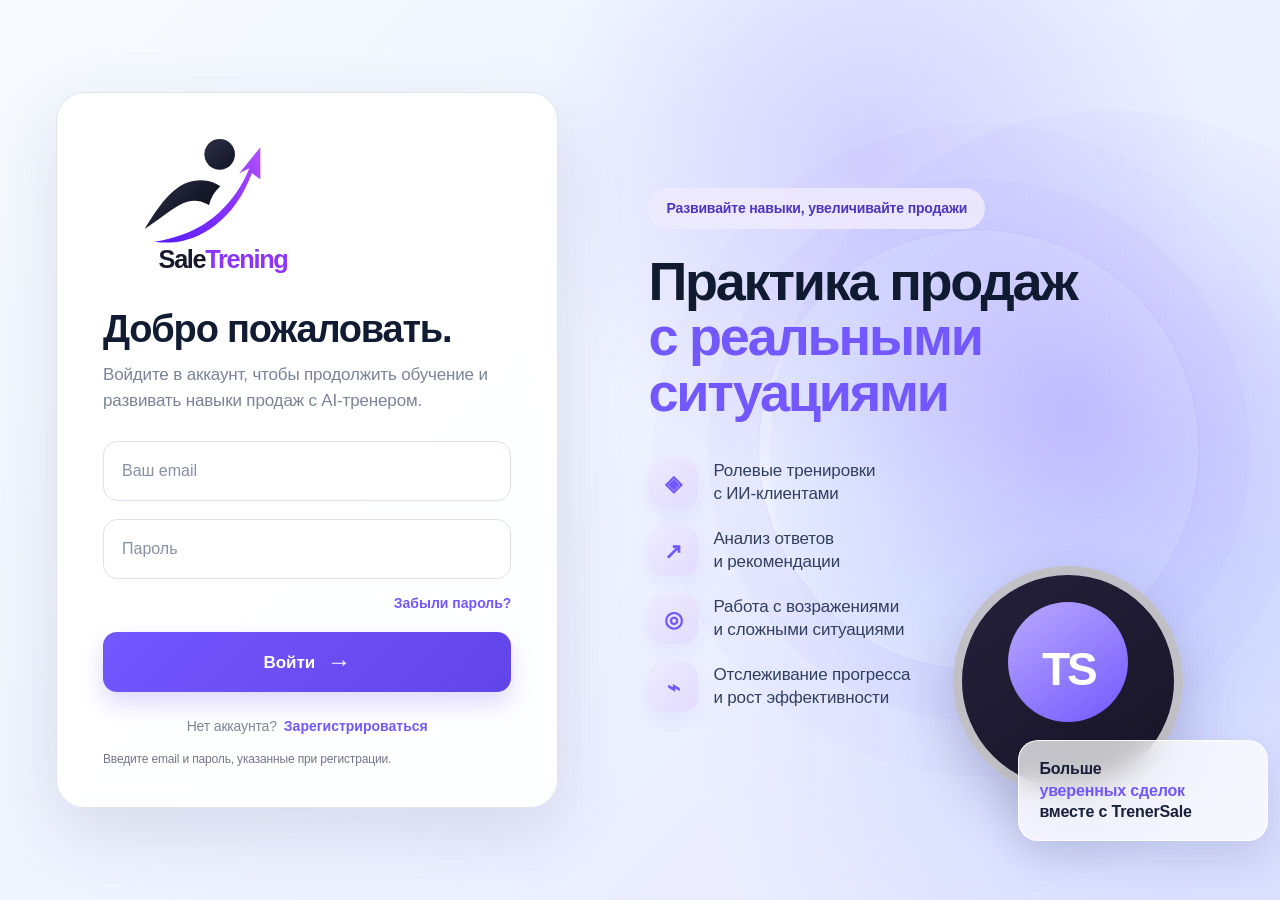
<file: index.html>
<!-- INVITE_AUTH_FIX_2026-09-24 -->
<!doctype html>
<html lang="ru">
<head>
<meta charset="utf-8">
<meta name="application-version" content="SaleTrening AI v1.0">
<meta name="viewport" content="width=device-width,initial-scale=1">
<title>SaleTrening — AI-тренер по продажам</title>
<link rel="icon" type="image/svg+xml" href="/assets/saletrening-icon.svg">
<link rel="apple-touch-icon" href="/assets/saletrening-icon.svg">
<script src="/supabase-client.js?v=20261113-invite-signup">/* COMPANY_INVITE_AUTH_V2 */
/* INVITE_BUTTON_FIX_V1 */
</script>




<link rel="stylesheet" href="/assets/app.css?v=20261015-cleanup1">
<link rel="stylesheet" href="/assets/auth.css?v=20260925-1">
<link rel="stylesheet" href="/assets/home-premium.css?v=20260925-1">

<style>
.achievement-panel{background:linear-gradient(125deg,#fff,#f4f0ff);border:1px solid #e7e1fb;border-radius:24px;padding:22px;margin-top:20px;box-shadow:0 10px 32px #28135a0b}
.achievement-head{display:flex;align-items:center;justify-content:space-between;gap:12px;flex-wrap:wrap}.achievement-head span{color:#79758d;font-size:14px}.achievement-head b{color:#6b4cff}
.achievement-main{display:flex;align-items:center;gap:20px;margin:15px 0}.achievement-robot{width:150px;max-width:42%;flex-shrink:0}.achievement-main h3{font-size:23px;margin:4px 0 8px}.achievement-main p{color:#77748a;margin:4px 0;font-size:14px}
.achievement-track{height:10px;border-radius:12px;background:#e6e0f4;overflow:hidden;margin:16px 0 8px}.achievement-track i{display:block;height:100%;background:linear-gradient(90deg,#7254ff,#aa91ff);border-radius:12px}
.achievement-levels{display:grid;grid-template-columns:repeat(7,minmax(0,1fr));gap:7px;margin-top:18px}.achievement-level{border:1px solid #e4dff0;border-radius:12px;padding:9px 2px;text-align:center;background:#fff;color:#9691a5;font-size:11px}.achievement-level.active{background:#eee8ff;border-color:#8266ff;color:#5339b3}.achievement-level svg{display:block;width:100%;max-width:65px;margin:auto}.achievement-level small{display:block;font-size:10px}.achievement-level strong{display:block;font-size:10px}
.achievement-level-details{display:grid;grid-template-columns:repeat(2,minmax(0,1fr));gap:8px;margin-top:14px}.achievement-level-details>div{background:#ffffffb8;border-radius:12px;padding:10px}.achievement-level-details span{display:block;color:#77748a;font-size:12px}.achievement-level-details b{font-size:18px}
@media(max-width:600px){.achievement-panel{padding:15px}.achievement-robot{width:115px}.achievement-main{gap:10px}.achievement-main h3{font-size:19px}.achievement-levels{gap:3px}.achievement-level{padding:7px 1px}.achievement-level strong{font-size:8px}.achievement-level small{font-size:8px}}
.achievement-robot{height:220px;width:190px;max-width:45%}.achievement-level img{height:100px;max-width:100%;object-fit:contain}.achievement-panel{overflow:hidden}@media(max-width:640px){.achievement-robot{height:160px;width:125px}.achievement-level img{height:72px}}
/* Achievement level cards: responsive layout with fully visible captions */
.achievement-panel{overflow:visible}
.achievement-levels{grid-template-columns:repeat(7,minmax(0,1fr));align-items:stretch}
.achievement-level{min-width:0;display:flex;flex-direction:column;align-items:center;justify-content:flex-end;gap:4px;overflow:visible;padding:8px 3px 10px;box-sizing:border-box}
.achievement-level img{display:block;width:100%;height:82px;object-fit:contain;flex-shrink:0}
.achievement-level strong,.achievement-level small{display:block;width:100%;line-height:1.3;white-space:normal;overflow-wrap:anywhere;text-align:center}
.achievement-level strong{font-size:11px}.achievement-level small{font-size:10px}
@media(max-width:700px){.achievement-levels{grid-template-columns:repeat(4,minmax(0,1fr));gap:8px}.achievement-level{padding:8px 4px 10px;gap:5px;min-height:125px}.achievement-level img{height:80px}.achievement-level strong{font-size:12px}.achievement-level small{font-size:11px}}
@media(max-width:370px){.achievement-levels{grid-template-columns:repeat(3,minmax(0,1fr))}}
@media(max-width:700px){.achievement-levels{row-gap:28px;column-gap:10px}.achievement-level{min-height:178px;justify-content:flex-start;padding:10px 5px 14px;gap:6px}.achievement-level img{height:100px;width:100%;object-fit:contain;flex:0 0 100px}.achievement-level strong{margin-top:auto}.achievement-level small{flex-shrink:0}}

</style>
</head>
<body><div id="root"></div><div id="toast" class="toast hidden"></div>
<script src="/site-repair.js?v=20261015-2"></script>
<script>
function startTraining(id){
  if(typeof window.__launchTextTrainingV7==='function')return window.__launchTextTrainingV7(id);
  toast('Модуль тренировки ещё загружается. Повторите через несколько секунд.');
}

function trainingChat(){const p=$("page");if(!p)return;
const scenario=state.session.scenario||{};
p.innerHTML=`<div class="training-workspace">
  <div class="training-session-head">
    <div><button class="secondary training-back" onclick="if(confirm('Выйти из текущей тренировки? Прогресс уже сохранён.')){state.session=null;state.view='training';loadAll().then(()=>render())}">← Тренировки</button></div>
    <div class="training-session-title"><div class="eyebrow">AI SALES TRAINING</div><h1>${esc(scenario.title||"Тренировка")}</h1><span>${esc(scenario.client_role||"Клиент")} · ${esc(scenario.difficulty||"Средняя")}</span></div>
  </div>
  <div class="phone-training-shell">
    <div class="phone-speaker"></div>
    <div class="phone-screen">
      <div class="phone-status"><span>SaleTrening</span><span>AI</span></div>
      <header class="phone-chat-head">
        <button class="phone-icon-btn" onclick="if(confirm('Выйти из текущей тренировки? Прогресс уже сохранён.')){state.session=null;state.view='training';loadAll().then(()=>render())}" aria-label="Назад">‹</button>
        <div class="phone-client-avatar"><span>AI</span></div>
        <div class="phone-client-info"><strong>${esc(scenario.client_role||"Клиент")}</strong><small><i></i> В сети · AI-клиент</small></div>
        <button class="phone-icon-btn" onclick="speakClient(state.messages.filter(x=>x.speaker==='client').slice(-1)[0]?.content||'')" aria-label="Озвучить последнее сообщение">◖</button>
      </header>
      <div class="phone-scenario-strip"><span>${esc(scenario.difficulty||"Средняя")}</span><b>${state.messages.length?state.messages.filter(x=>x.speaker==="manager").length:0} реплик</b></div>
      <div id="messages" class="messages phone-messages">${state.messages.map(m=>`<div class="msg ${m.speaker}"><div class="msg-name">${m.speaker==="client"?"Клиент":"Вы"}</div><div class="msg-text">${esc(m.content)}</div></div>`).join("")}</div>
      <div class="phone-composer-wrap">
        <div class="composer phone-composer">
          <button class="voice phone-voice" onclick="voiceInput()" title="Голосовой ввод" aria-label="Голосовой ввод">⌁</button>
          <textarea id="msg" rows="1" placeholder="Напишите ответ клиенту..." onkeydown="if(event.key==='Enter'&&!event.shiftKey){event.preventDefault();sendMessage()}"></textarea>
          <button class="primary phone-send" onclick="sendMessage()" aria-label="Отправить">↑</button>
        </div>
        <button class="phone-finish" onclick="finishTraining()">Завершить тренировку</button>
      </div>
      <div class="phone-home-indicator"></div>
    </div>
  </div>
  <div class="training-session-note">Диалог сохраняется автоматически · после завершения AI подготовит разбор тренировки</div>
</div>`;
const messages=$("messages");if(messages)messages.scrollTop=messages.scrollHeight;const input=$("msg");if(input)setTimeout(()=>input.focus(),50)}
async function saveSession(){if(!state.session)return;const {error}=await sb.from("saletrening_sessions").update({transcript:state.messages,updated_at:new Date().toISOString()}).eq("id",state.session.id).eq("employee_id",state.user.id);if(error)console.error("saveSession:",error)}
async function aiClientReply(userMessage,opening=false){if(!state.session?.scenario)throw new Error("Нет активной тренировки");const {data,error}=await sb.auth.getSession();if(error||!data?.session?.access_token)throw new Error("Сессия авторизации истекла");const settings=state.clientSettings||state.client_settings||state.session.client_settings||state.session.scenario.client_settings||state.session.scenario.clientSettings||state.session.scenario.ai_settings||state.session.scenario.settings||{};const objections=state.clientObjections||state.client_objections||state.session.objections||state.session.client_objections||state.session.scenario.objections||state.session.scenario.client_objections||[];const r=await fetch(SUPABASE_URL+"/functions/v1/chat-client",{method:"POST",headers:{"Content-Type":"application/json","apikey":SUPABASE_KEY,"Authorization":"Bearer "+data.session.access_token},body:JSON.stringify({session_id:state.session.id,scenario_id:state.session.scenario.id,message:opening?"":userMessage,opening,transcript:state.messages,scenario:state.session.scenario,client_settings:settings,objections,cold_call:state.view==="coldcall"?{character:coldCall.character||"Уверенный",facts:coldCall.facts||"",voice:coldCall.voice||"filipp",difficulty:coldCall.difficulty||"Средний"}:null})/* CLIENT_SETTINGS_RUNTIME_V2 */,cache:"no-store"});const raw=await r.text();let j=null;try{j=raw?JSON.parse(raw):null}catch(_){}if(!r.ok)throw new Error(j?.error||j?.message||raw||( "HTTP "+r.status));const reply=j?.reply||j?.message||j?.content||j?.text;if(!reply)throw new Error("AI не вернул реплику клиента");return reply}
function speakClient(text){if(!( "speechSynthesis" in window)||!text)return;window.speechSynthesis.cancel();const u=new SpeechSynthesisUtterance(text);u.lang="ru-RU";u.rate=.96;u.pitch=1;window.speechSynthesis.speak(u)}
async function sendMessage(){const input=$("msg"),t=input.value.trim();if(!t)return;state.messages.push({speaker:"manager",content:t});input.value="";await saveSession();trainingChat();try{const r=await aiClientReply(t);state.messages.push({speaker:"client",content:r});await saveSession();trainingChat()}catch(e){console.error("chat-client:",e);trainingChat();toast("AI-клиент временно недоступен: "+(e.message||"ошибка"))}}
function hasTrainingConversation(transcript){
  const hasTurn=roles=>transcript.some(turn=>roles.includes(String(turn?.speaker||turn?.role||"").toLowerCase())&&String(turn?.content??turn?.text??turn?.message??"").trim());
  return hasTurn(["manager","user","employee"])&&hasTurn(["client","assistant","customer"]);
}
async function requestTrainingEvaluation(id){
  const {data,error}=await sb.auth.getSession();
  const token=data?.session?.access_token;
  if(error||!token)throw new Error("Войдите в аккаунт ещё раз");
  const response=await fetch(SUPABASE_URL+"/functions/v1/evaluate-session-v3",{
    method:"POST",headers:{"Content-Type":"application/json","apikey":SUPABASE_KEY,"Authorization":"Bearer "+token},
    body:JSON.stringify({session_id:id}),cache:"no-store"
  });
  const result=await response.json().catch(()=>null);
  if(!response.ok||result?.ok!==true)throw new Error(result?.error||"Сервер не подтвердил оценку");
  if(result.scored!==false&&!Number.isFinite(result.evaluation?.overall_score))throw new Error("Сервер не вернул итоговый балл");
  return result;
}
let finishingTraining=false;
async function finishTraining(){
  if(!state.session||finishingTraining)return;
  finishingTraining=true;
  const sessionId=state.session.id;
  const transcript=state.messages.slice();
  try{
    try{
      const {data,error}=await sb.from("saletrening_sessions")
        .update({transcript,updated_at:new Date().toISOString()})
        .eq("id",sessionId).eq("employee_id",state.user.id).select("id").single();
      if(error||data?.id!==sessionId)throw error||new Error("Запись не найдена");
    }catch(error){
      console.error("Training transcript:",error);
      toast("Не удалось сохранить диалог. Нажмите «Завершить тренировку» ещё раз.");
      return;
    }

    let message="Разговор не состоялся. Тренировка не засчитана.";
    if(hasTrainingConversation(transcript)){
      try{
        const result=await requestTrainingEvaluation(sessionId);
        message=result.scored===false?"Недостаточно данных для оценки.":"AI-анализ завершён";
      }catch(error){
        console.error("Training evaluation:",error);
        message="Диалог сохранён. Оценка не сформирована. Её можно запросить в отчёте тренировки.";
      }
    }

    state.session=null;
    state.messages=[];
    state.view="history";
    try{await loadAll()}catch(error){console.error("Training history refresh:",error)}
    render();
    toast(message);
    return true;
  }finally{finishingTraining=false}
}
function voiceInput(){const SR=window.SpeechRecognition||window.webkitSpeechRecognition;if(!SR){toast("Голосовой ввод не поддерживается этим браузером");return}const r=new SR();r.lang="ru-RU";r.interimResults=false;r.onresult=e=>{const msg=$("msg");if(msg)msg.value=e.results[0][0].transcript};r.onerror=()=>{toast("Не удалось распознать речь")};r.start()}
</script>
<script>
const SUPABASE_URL="https://svxykakyrloqzloerygb.supabase.co";const SUPABASE_KEY="sb_publishable_r7wu9xAgaiIZBTg4tBiJvQ_CVKHaUoi";const sb=supabase.createClient(SUPABASE_URL,SUPABASE_KEY);
let state={user:null,profile:null,company:null,view:"home",scenarios:[],session:null,messages:[],stats:null,team:[],history:[],assignments:[],recoveryMode:false};const $=id=>document.getElementById(id);function toast(t){$("toast").textContent=t;$("toast").classList.remove("hidden");setTimeout(()=>$("toast").classList.add("hidden"),2800)}function esc(s=""){return String(s).replace(/[&<>"']/g,m=>({"&":"&amp;","<":"&lt;",">":"&gt;","\"":"&quot;","'":"&#039;"}[m]))}function currentCompanyPosition(){if(state.profile?.is_super_admin)return 'admin';if(state.branchContext?.position)return state.branchContext.position;if(state.branchContext?.branch_role==='branch_director')return 'branch_director';if(['director','admin'].includes(state.profile?.role))return state.profile.role;return state.profile?.staff_position||'manager'}function roleName(r){return({employee:"Менеджер",manager:"Менеджер",director:"Руководитель сети",admin:"Администратор",branch_director:"Руководитель филиала",network_director:"Руководитель сети",buyer:"Закупщик"})[r]||r}
function passwordRecoveryScreen(){
state.recoveryMode=true;
$("root").innerHTML=`<div class="auth"><div class="auth-card"><div class="auth-brand"><div class="logo"><div class="logo-b"><img src="/assets/saletrening-icon.svg" alt="SaleTrening"></div>SaleTrening</div><span class="auth-badge">ВОССТАНОВЛЕНИЕ</span></div><h1>Новый пароль.</h1><div class="sub">Введите новый пароль для вашего аккаунта.</div><div class="field"><label>Новый пароль</label><input id="newPass" type="password" placeholder="Минимум 6 символов" autocomplete="new-password"></div><div class="field"><label>Повторите пароль</label><input id="newPass2" type="password" placeholder="Повторите пароль" autocomplete="new-password"></div><div class="auth-actions"><button class="primary" onclick="updatePassword()">Сохранить пароль</button><button class="secondary" onclick="authScreen()">Вернуться ко входу</button></div><div class="auth-note">После сохранения вы сможете войти с новым паролем.</div></div></div>`;
}
async function requestPasswordReset(){
const email=$("email")?.value.trim().toLowerCase();
if(!email){toast("Введите email для восстановления");$("email")?.focus();return}
const redirectTo=location.origin+location.pathname+"?reset=1";
const {error}=await sb.auth.resetPasswordForEmail(email,{redirectTo});
if(error){toast(error.message);return}
toast("Письмо для восстановления отправлено");
}
async function updatePassword(){
const password=$("newPass")?.value||"",password2=$("newPass2")?.value||"";
if(password.length<6){toast("Пароль должен содержать минимум 6 символов");return}
if(password!==password2){toast("Пароли не совпадают");return}
const {error}=await sb.auth.updateUser({password});
if(error){toast(error.message);return}
toast("Пароль успешно изменён");
await sb.auth.signOut();
state.recoveryMode=false;
history.replaceState({},"",location.pathname);
authScreen();
}
async function logout(){try{const r=await sb.auth.signOut();if(r?.error)throw r.error;state.user=null;state.profile=null;state.company=null;state.session=null;state.recoveryMode=false;state.view="home";toast("Вы вышли из аккаунта");setTimeout(()=>authScreen(),150)}catch(e){console.error("[SaleTrening] logout:",e);toast("Не удалось выйти: "+(e?.message||String(e)))}}
function authScreen(mode="auto"){
  const params=new URLSearchParams(location.search);
  const invite=params.get("invite")||localStorage.getItem("saletrening_invite_token")||"";
  const inviteEmail=(params.get("email")||$("email")?.value||"").trim().toLowerCase();
  const hasInvite=!!invite;
  if(invite)localStorage.setItem("saletrening_invite_token",invite);
  const register=mode==="register"||(hasInvite&&mode!=="login");
  const desktopClass=hasInvite?"auth-desktop-invite":(register?"auth-desktop-register":"");
  $("root").innerHTML=`<div class="auth auth-desktop ${desktopClass}">
    <div class="auth-desktop-left"><div class="auth-desktop-card">
      <div class="auth-brand"><img class="auth-brand-logo" src="/assets/saletraining-logo.svg" alt="SaleTrening"><span class="auth-badge">AI SALES COACH</span></div>
      <h1>${hasInvite&&register?"Присоединиться к команде.":(register?"Создайте аккаунт.":"Добро пожаловать.")}<br>${hasInvite&&register?"Регистрация сотрудника.":(register?"Начните тренировки.":"")}</h1>
      <div class="sub">${hasInvite?(register?"Вас пригласили в команду TrenerSale. Зарегистрируйтесь с тем же email, на который отправлено приглашение.":"Войдите с email, на который отправлено приглашение, чтобы присоединиться к команде."):(register?"Создайте аккаунт для доступа к тренировкам и истории.":"Войдите в аккаунт, чтобы продолжить обучение и развивать навыки продаж с AI-тренером.")}</div>
      ${hasInvite?'<div class="card" style="margin:0 0 18px;padding:13px;background:#faf9ff"><b>Приглашение найдено</b><div class="muted" style="margin-top:4px">После '+(register?'регистрации':'входа')+' аккаунт автоматически подключится к компании руководителя.</div></div>':""}
      ${register?'<div class="field"><label>Имя</label><input id="first" placeholder="Дмитрий" autocomplete="given-name"></div><div class="field" '+(hasInvite?'style="display:none"':'')+'><label>Компания <span class="muted">(для новой организации)</span></label><input id="company" placeholder="Моя компания"></div>':""}
      <div class="field"><label>Email</label><input id="email" type="email" placeholder="Ваш email" value="${esc(inviteEmail)}" ${hasInvite&&inviteEmail?"readonly":""} autocomplete="email"></div>
      <div class="field"><label>Пароль</label><input id="pass" type="password" placeholder="Пароль" autocomplete="${register?'new-password':'current-password'}"></div>
      ${!register?'<div class="auth-desktop-forgot"><button type="button" onclick="requestPasswordReset()">Забыли пароль?</button></div>':""}
      <div class="auth-actions">${register?'<button class="primary" onclick="signUp()">'+(hasInvite?"Зарегистрироваться в команде":"Создать аккаунт")+'</button><button class="secondary" onclick="authScreen(\'login\')">Уже есть аккаунт — Войти</button>':'<button class="primary" onclick="signIn()">Войти <span style="font-size:24px;vertical-align:-2px;margin-left:7px">→</span></button><button class="secondary" onclick="authScreen(\'register\')">Создать аккаунт</button>'}</div>
      <div class="auth-desktop-register">${register?'Уже есть аккаунт?<button type="button" onclick="authScreen(\'login\')">Войти</button>':'Нет аккаунта?<button type="button" onclick="authScreen(\'register\')">Зарегистрироваться</button>'}</div>
      <div class="auth-note">${hasInvite?"Используйте email, указанный руководителем в приглашении.":(register?"При регистрации с названием компании создаётся новая организация, а первый пользователь становится руководителем.":"Введите email и пароль, указанные при регистрации.")}</div>
    </div></div>
    <div class="auth-desktop-right"><div class="auth-marketing">
      <div class="auth-marketing-pill">Развивайте навыки, увеличивайте продажи</div>
      <h2>Практика продаж<br><span>с реальными ситуациями</span></h2>
      <div class="auth-features">
        <div class="auth-feature"><div class="auth-feature-icon">◈</div><div>Ролевые тренировки<br>с ИИ-клиентами</div></div>
        <div class="auth-feature"><div class="auth-feature-icon">↗</div><div>Анализ ответов<br>и рекомендации</div></div>
        <div class="auth-feature"><div class="auth-feature-icon">◎</div><div>Работа с возражениями<br>и сложными ситуациями</div></div>
        <div class="auth-feature"><div class="auth-feature-icon">⌁</div><div>Отслеживание прогресса<br>и рост эффективности</div></div>
      </div>
    </div><div class="auth-coach" aria-hidden="true"><div class="auth-coach-core"></div><div class="auth-coach-label">Больше<br><span>уверенных сделок</span><br>вместе с TrenerSale</div></div></div>
  </div>`;
}async function signUp(){const email=$("email").value.trim().toLowerCase(),password=$("pass").value,first=$("first")?.value.trim()||"",company=$("company")?.value.trim()||"";const invite=new URLSearchParams(location.search).get("invite")||localStorage.getItem("saletrening_invite_token")||"";if(!first){toast("Укажите имя");return}if(!email||!password){toast("Заполни email и пароль");return}if(password.length<6){toast("Пароль должен содержать минимум 6 символов");return}if(invite){localStorage.setItem("saletrening_invite_token",invite);try{
  let session=(await sb.auth.getSession())?.data?.session||null;
  if(!session){
    session=await new Promise(resolve=>{
      let done=false,sub=null;
      const finish=s=>{if(done)return;done=true;try{sub?.unsubscribe?.()}catch{};resolve(s||null)};
      try{const r=sb.auth.onAuthStateChange((event,s)=>{if(s?.user)finish(s)});sub=r?.data?.subscription||null}catch{}
      setTimeout(async()=>finish((await sb.auth.getSession().catch(()=>({data:{session:null}})))?.data?.session||null),6000);
    });
  }
  if(!session?.user)throw new Error("Сессия приглашения не найдена. Откройте последнюю ссылку из письма ещё раз.");
  const sessionEmail=String(session.user.email||"").trim().toLowerCase();
  if(!sessionEmail||sessionEmail!==email)throw new Error("Email не совпадает с адресом приглашения.");
  const {error:updateError}=await sb.auth.updateUser({password,data:{first_name:first}});
  if(updateError)throw updateError;
  const {data:accepted,error:acceptError}=await sb.rpc("accept_company_invitation",{p_token:invite});
  if(acceptError)throw acceptError;
  if(!accepted?.ok)throw new Error("Не удалось принять приглашение.");
  const {error:profileError}=await sb.from("profiles").update({first_name:first}).eq("id",session.user.id);
  if(profileError)throw profileError;
  localStorage.removeItem("saletrening_invite_token");
  const u=new URL(location.href);u.searchParams.delete("invite");u.searchParams.delete("email");u.searchParams.delete("type");history.replaceState({},"",u.pathname+(u.search?u.search:""));
  await boot(session.user);
  return;
}catch(e){console.error("[SaleTraining] invite signUp:",e);toast(e?.message||"Не удалось завершить регистрацию");return}}const {data,error}=await sb.auth.signUp({email,password,options:{data:{first_name:first,company_name:company}}});if(error){toast(error.message);return}if(data.session){await boot(data.session.user)}else{toast("Проверь почту для подтверждения аккаунта")}}
async function signIn(){const {data,error}=await sb.auth.signInWithPassword({email:$("email").value.trim(),password:$("pass").value});if(error){toast(error.message);return}if(data?.session?.user)await boot(data.session.user)}
function employeeSetupScreen(){
  const email=String(state.user?.email||"");
  $("root").innerHTML=`<div class="auth"><div class="auth-card"><div class="auth-brand"><div class="logo"><div class="logo-b"><img src="/assets/saletrening-icon.svg" alt="SaleTrening"></div>SaleTrening</div><span class="auth-badge">ЗАВЕРШЕНИЕ РЕГИСТРАЦИИ</span></div>
  <h1>Завершите регистрацию.</h1>
  <div class="sub">Ваш аккаунт уже подключён к команде. Осталось указать имя и задать пароль для входа.</div>
  <div class="field"><label>Имя</label><input id="setupFirst" placeholder="Дмитрий" autocomplete="given-name"></div>
  <div class="field"><label>Новый пароль</label><input id="setupPass" type="password" placeholder="Минимум 6 символов" autocomplete="new-password"></div>
  <div class="field"><label>Повторите пароль</label><input id="setupPass2" type="password" placeholder="Повторите пароль" autocomplete="new-password"></div>
  <div class="field"><label>Email</label><input value="${esc(email)}" readonly></div>
  <div class="auth-actions"><button class="primary" onclick="finishEmployeeSetup()">Сохранить и войти</button><button class="secondary" onclick="logout()">Выйти</button></div>
  </div></div>`;
}
async function finishEmployeeSetup(){
  const first=$("setupFirst")?.value.trim()||"",password=$("setupPass")?.value||"",password2=$("setupPass2")?.value||"";
  if(!first){toast("Укажите имя");return}
  if(password.length<6){toast("Пароль должен содержать минимум 6 символов");return}
  if(password!==password2){toast("Пароли не совпадают");return}
  try{
    const {error:updateError}=await sb.auth.updateUser({password,data:{first_name:first}});
    if(updateError)throw updateError;
    const {error:profileError}=await sb.from("profiles").update({first_name:first}).eq("id",state.user.id);
    if(profileError)throw profileError;
    const fresh=(await sb.auth.getSession())?.data?.session;
    await boot(fresh?.user||state.user);
  }catch(e){console.error("[SaleTraining] employee setup:",e);toast(e?.message||"Не удалось сохранить данные")}
}
async function acceptPendingInvitation(userId){const token=new URLSearchParams(location.search).get("invite")||localStorage.getItem("saletrening_invite_token")||"";if(token){const {data,error}=await sb.rpc("accept_company_invitation",{p_token:token});if(!error){localStorage.removeItem("saletrening_invite_token");const u=new URL(location.href);u.searchParams.delete("invite");history.replaceState({},"",u.pathname+(u.search?u.search:""));return data}console.error("accept_company_invitation:",error);const code=String(error.message||"");if(code.includes("email_mismatch")){toast("Приглашение предназначено для другого email");return null}if(code.includes("expired")){toast("Срок приглашения истёк");return null}if(code.includes("already_accepted")){localStorage.removeItem("saletrening_invite_token");const u=new URL(location.href);u.searchParams.delete("invite");history.replaceState({},"",u.pathname+(u.search?u.search:""));return {ok:true,alreadyAccepted:true}}if(!code.includes("invitation_not_found"))throw error;localStorage.removeItem("saletrening_invite_token")}const {data,error}=await sb.rpc("accept_company_invitation_for_current_user");if(error){const code=String(error.message||"");if(!code.includes("invitation_not_found"))console.error("accept_company_invitation_for_current_user:",error);return null}const u=new URL(location.href);u.searchParams.delete("invite");history.replaceState({},"",u.pathname+(u.search?u.search:""));return data}
async function boot(user){state.user=user;await acceptPendingInvitation(user.id);let p=null,error=null;for(let attempt=0;attempt<6;attempt++){const q=await sb.from("profiles").select("*").eq("id",user.id).maybeSingle();p=q.data;error=q.error;if(p)break;await new Promise(r=>setTimeout(r,1000))}if(error||!p){toast("Профиль ещё не готов. Попробуйте обновить страницу через несколько секунд.");return}state.profile=p;
if(p.role==="employee"&&!String(p.first_name||"").trim()){employeeSetupScreen();return}
if(p.company_id){let c=await sb.from("companies").select("*").eq("id",p.company_id).single();state.company=c.data}await loadAll();await refreshAssignments();render()}
async function loadAll(){let q=await sb.from("saletrening_scenarios").select("*").eq("active",true).order("id");state.scenarios=q.data||[];let ss=await sb.from("my_training_stats").select("*").eq("employee_id",state.user.id).maybeSingle();state.stats=ss.data||{completed_sessions:0,avg_score:0,best_score:0,active_sessions:0};const h=await sb.from("saletrening_sessions").select("id,scenario_id,status,total_score,ai_summary,created_at,completed_at").eq("employee_id",state.user.id).order("created_at",{ascending:false}).limit(50);state.history=h.data||[];const ah=await sb.from("saletrening_sessions").select("status,scenario_id,total_score,created_at,completed_at,difficulty_level,deal_closed,voice_mode").eq("employee_id",state.user.id).eq("status","completed").order("completed_at",{ascending:false}).limit(1000);state.achievementHistory=ah.data||[];state.team=[];if(["director","admin","manager"].includes(state.profile.role)&&state.profile.company_id){const p=await sb.from("profiles").select("id,first_name,last_name,role,company_id").eq("company_id",state.profile.company_id);if(p.error){console.error("team profiles:",p.error)}else{const members=(p.data||[]).filter(x=>x.id!==state.user.id);const ids=members.map(x=>x.id);let sessions=[];if(ids.length){const tr=await sb.from("saletrening_sessions").select("id,employee_id,scenario_id,status,total_score,created_at,completed_at").eq("company_id",state.profile.company_id).order("created_at",{ascending:false});if(tr.error)console.error("team sessions:",tr.error);else sessions=(tr.data||[]).filter(x=>ids.includes(x.employee_id))}const completed=sessions.filter(x=>x.status==="completed"&&x.total_score!=null);const scoreIds=completed.map(x=>x.id);let scores=[];if(scoreIds.length){const sq=await sb.from("session_scores").select("session_id,discovery_score,objection_score,value_score,closing_score,communication_score").eq("company_id",state.profile.company_id);if(!sq.error)scores=(sq.data||[]).filter(x=>scoreIds.includes(x.session_id))}state.team=members.map(m=>{const ms=sessions.filter(x=>x.employee_id===m.id);const cs=ms.filter(x=>x.status==="completed"&&x.total_score!=null);const vals=cs.map(x=>Number(x.total_score)||0);const sc=scores.filter(x=>cs.some(y=>y.id===x.session_id));const avg=k=>{const a=sc.map(x=>Number(x[k])).filter(Number.isFinite);return a.length?Math.round(a.reduce((u,v)=>u+v,0)/a.length):0};const last=ms[0]||null;return {employee_id:m.id,employee_name:(String([m.first_name,m.last_name].filter(Boolean).join(" ")).trim()||"Сотрудник"),sessions_count:ms.length,completed_sessions:cs.length,avg_score:vals.length?Math.round(vals.reduce((u,v)=>u+v,0)/vals.length):0,discovery_score:avg("discovery_score"),objection_score:avg("objection_score"),value_score:avg("value_score"),closing_score:avg("closing_score"),last_training_at:last?.created_at||null,last_training_status:last?.status||null,last_training_id:last?.id||null}}).sort((a,b)=>(new Date(b.last_training_at||0))-(new Date(a.last_training_at||0)));}}await refreshAssignments();}
function historyPage(){
  const items=Array.isArray(state.history)?state.history:[];
  const statusLabel=function(s){return({completed:"Завершена",started:"Не завершена",in_progress:"В процессе",cancelled:"Отменена"}[s]||s||"—")};
  const date=function(v){return v?new Date(v).toLocaleString("ru-RU",{day:"2-digit",month:"2-digit",year:"numeric",hour:"2-digit",minute:"2-digit"}):"—"};
  if(!items.length)return '<div class="top"><div><h2>История тренировок</h2><div class="muted">Здесь будут сохраняться все ваши тренировки</div></div></div><div class="empty">История пока пуста.</div>';
  return '<div class="top"><div><h2>История тренировок</h2><div class="muted">Последние тренировки менеджера</div></div><span class="pill">'+items.length+' записей</span></div><div class="card" style="padding:0;overflow:hidden"><div style="display:grid;gap:0">'+items.map(function(x,i){const sc=state.scenarios.find(function(s){return String(s.id)===String(x.scenario_id)});return '<button type="button" class="history-row" data-id="'+esc(String(x.id))+'" onclick="openHistorySession(this.dataset.id)" style="border:0;border-bottom:'+(i===items.length-1?'0':'1px')+' solid var(--line);background:#fff;text-align:left;padding:18px 20px;display:grid;grid-template-columns:minmax(0,1fr) auto;gap:12px;width:100%"><div><div style="font-weight:800;font-size:16px">'+esc(sc?.title||"Тренировка")+'</div><div class="muted" style="margin-top:5px">'+date(x.created_at)+' · '+statusLabel(x.status)+'</div></div><div style="text-align:right"><div style="font-size:22px;font-weight:850">'+(x.total_score==null?'—':esc(x.total_score))+'</div><div class="muted">балл</div></div></button>'}).join('')+'</div></div>';
}
async function retryHistoryEvaluation(id){
  const button=document.getElementById('retryHistoryEvaluationBtn');
  if(button){button.disabled=true;button.textContent='Повторно оцениваем…';}
  try{
    const result=await requestTrainingEvaluation(id);
    await loadAll();await openHistorySession(id);
    if(typeof toast==='function')toast(result.scored===false?'Недостаточно данных для оценки':'Оценка сформирована');
  }catch(e){
    if(typeof toast==='function')toast('Повторная оценка: '+e.message);
    if(button){button.disabled=false;button.textContent='Повторить оценку';}
  }
}
async function openHistorySession(id){
  const p=$("page");if(!p)return;
  p.innerHTML='<div class="empty">Загрузка отчёта…</div>';
  const r=await sb.from("saletrening_sessions").select("id,employee_id,scenario_id,status,total_score,ai_summary,transcript,created_at,completed_at,duration_seconds").eq("id",id).eq("employee_id",state.user.id).maybeSingle();
  if(r.error||!r.data){p.innerHTML='<div class="empty">Не удалось открыть тренировку.</div>';return}
  const q=await sb.from("session_scores").select("overall_score,discovery_score,objection_score,value_score,closing_score,communication_score,next_step_score,strengths,weaknesses,recommendations").eq("session_id",id).maybeSingle();
  if(q.error){console.error("session_scores:",q.error);p.innerHTML='<div class="empty">Не удалось загрузить оценку тренировки.</div>';return}
  const x=r.data,s=q.data||{},sc=state.scenarios.find(function(v){return String(v.id)===String(x.scenario_id)}),transcript=Array.isArray(x.transcript)?x.transcript:[];
  const date=function(v){return v?new Date(v).toLocaleString("ru-RU",{day:"2-digit",month:"2-digit",year:"numeric",hour:"2-digit",minute:"2-digit"}):"—"};
  const status=({completed:"Завершена",started:"Не завершена",in_progress:"В процессе",cancelled:"Отменена"}[x.status]||x.status||"—");
  const n=function(v){const z=Number(v);return Number.isFinite(z)?Math.max(0,Math.min(20,Math.round(z))):0};
  const criteria=[
    ["Выявление потребности",n(s.discovery_score)],
    ["Презентация продукта",n(s.value_score)],
    ["Работа с возражениями",n(s.objection_score)],
    ["Дожим / закрытие сделки",n(s.closing_score)],
    ["Коммуникация",n(s.communication_score)]
  ];
  const rawTotal=Number(s.overall_score);
  const total=Number.isFinite(rawTotal)&&rawTotal>0?Math.round(rawTotal):criteria.reduce(function(a,v){return a+v[1]},0);
  const items=function(v){if(Array.isArray(v))return v.filter(Boolean);if(typeof v==="string"&&v.trim())return v.split(/\n|•|;/).map(function(z){return z.trim().replace(/^[-–—]\s*/,"")}).filter(Boolean);return[]};
  const strengths=items(s.strengths),weaknesses=items(s.weaknesses),recommendations=items(s.recommendations);
  const list=function(arr,empty,kind){return arr.length?'<ul class="report-list '+kind+'">'+arr.map(function(v){return '<li><span class="report-bullet">'+(kind==="positive"?"✓":"×")+'</span><span>'+esc(v)+'</span></li>'}).join("")+'</ul>':'<div class="report-empty">'+empty+'</div>'};
  const dialog=transcript.length?transcript.map(function(m){const speaker=String(m?.speaker||m?.role||"").toLowerCase(),manager=["manager","user","employee"].includes(speaker),txt=m?.content??m?.text??m?.message??"";return '<div class="msg '+(manager?"manager":"client")+'"><b>'+(manager?"Менеджер":"Клиент")+':</b> '+esc(txt)+'</div>'}).join(""):'<div class="empty">Диалог не сохранён.</div>';
  const scorePercent=Math.max(0,Math.min(100,total));
  const criterionHtml=criteria.map(function(v){const pct=v[1]*5;return '<div class="criterion"><div class="criterion-head"><span>'+esc(v[0])+'</span><b>'+v[1]+' / 20</b></div><div class="criterion-bar"><i style="width:'+pct+'%"></i></div></div>'}).join("");
  const duration=x.duration_seconds?Math.floor(Number(x.duration_seconds)/60)+':'+String(Math.floor(Number(x.duration_seconds)%60)).padStart(2,"0"):"—";
  p.innerHTML='<div class="report-page">'+
    '<div class="report-top"><button class="secondary" onclick="state.view=\'history\';page()">← К истории</button><div class="report-top-actions">'+(x.status!=='completed'&&transcript.some(m=>['manager','user','employee'].includes(String(m?.speaker||m?.role||'').toLowerCase())&&String(m?.content??m?.text??'').trim())?'<button type="button" id="retryHistoryEvaluationBtn" class="secondary" onclick="retryHistoryEvaluation(\''+esc(String(x.id))+'\')">Повторить оценку</button>':'')+'<span class="pill">'+esc(status)+'</span></div></div>'
    '<div class="report-title-row"><div><h2>'+esc(sc?.title||"Тренировка")+'</h2><div class="muted">'+date(x.created_at)+'</div></div></div>'+
    '<div class="report-summary-grid">'+
      '<div class="report-score-card"><div class="report-card-label">Итоговый балл</div><div class="report-score">'+total+' <span>из 100</span></div><div class="report-score-bar"><i style="width:'+scorePercent+'%"></i></div></div>'+
      '<div class="report-info-card"><div class="report-card-label">Сценарий</div><strong>'+esc(sc?.title||"Тренировка")+'</strong><div class="report-icon">▣</div></div>'+
      '<div class="report-info-card"><div class="report-card-label">Продолжительность</div><strong>'+duration+'</strong><div class="report-icon">◷</div></div>'+
      '<div class="report-info-card"><div class="report-card-label">Завершена</div><strong>'+date(x.completed_at)+'</strong><div class="report-icon">□</div></div>'+
    '</div>'+
    '<section class="report-section"><div class="report-section-title"><h3>Критерии оценки</h3><span>5 критериев · максимум 20 баллов за каждый</span></div><div class="criteria-grid">'+criterionHtml+'</div><div class="criteria-total"><span>Итог</span><b>'+total+' / 100</b></div></section>'+
    '<section class="report-section"><h3>Анализ AI</h3><div class="analysis-grid">'+
      '<div class="analysis-card positive"><div class="analysis-heading"><span class="analysis-mark">✓</span><div><strong>Что получилось хорошо</strong><small>Что менеджер сделал правильно</small></div></div>'+list(strengths,"Положительных моментов пока не сохранено.","positive")+'</div>'+
      '<div class="analysis-card negative"><div class="analysis-heading"><span class="analysis-mark">×</span><div><strong>Что можно улучшить</strong><small>Ошибки и пропущенные возможности</small></div></div>'+list(weaknesses,"Ошибки и зоны роста пока не сохранены.","negative")+'</div>'+
    '</div>'+
    (recommendations.length?'<div class="recommendation-card"><strong>Что делать дальше</strong>'+list(recommendations,"","recommendation")+'</div>':"")+
    (x.ai_summary?'<div class="ai-conclusion"><strong>Общий вывод AI</strong><p>'+esc(x.ai_summary)+'</p></div>':"")+
    '</section>'+
    '<section class="report-section"><h3>Полный диалог</h3><div class="messages report-dialog">'+dialog+'</div></section>'+
  '</div>';
}
function navIcon(name){
  const p={
    home:'<path d="M4 11.2 12 4l8 7.2v8a1.8 1.8 0 0 1-1.8 1.8H15v-6H9v6H5.8A1.8 1.8 0 0 1 4 19.2z" fill="#ffca5c"/><path d="m3 11 9-8 9 8" fill="none" stroke="#8d72ff" stroke-width="2.2" stroke-linecap="round" stroke-linejoin="round"/><path d="M9 21v-6h6v6" fill="#fff" opacity=".9"/>',
    training:'<circle cx="12" cy="12" r="9" fill="#ece8ff"/><circle cx="12" cy="12" r="6.5" fill="none" stroke="#8d72ff" stroke-width="2"/><circle cx="12" cy="12" r="2.5" fill="#ffca5c"/><path d="m14 10 6-6" stroke="#7357ff" stroke-width="2.2" stroke-linecap="round"/><path d="m17 4 3 .1-.1 3" fill="none" stroke="#7357ff" stroke-width="2" stroke-linecap="round"/>',
    coldcall:'<path d="M7 4.2 10 7l-2.1 2.4c1.2 2.5 3.2 4.5 5.7 5.7L16 13l2.8 3c.7.7.7 1.8 0 2.5l-1.4 1.4c-.7.7-1.7 1-2.7.6C8.8 18.2 5.8 15.2 3.5 9.3c-.4-1-.1-2 .6-2.7l1.4-1.4c.4-.4 1-.6 1.5-1z" fill="#e65a65"/><path d="M16.8 5.1c1.3.5 2.4 1.6 2.9 2.9M17.5 2.8c2.2.6 3.9 2.3 4.5 4.5" fill="none" stroke="#8d72ff" stroke-width="1.8" stroke-linecap="round"/>',
    scenarios:'<rect x="5" y="3.5" width="14" height="17" rx="3" fill="#ece8ff" stroke="#8d72ff" stroke-width="1.7"/><path d="m8.3 9.2 1.7 1.7 3.5-3.5" fill="none" stroke="#35b985" stroke-width="2" stroke-linecap="round" stroke-linejoin="round"/><path d="M8.5 14h7M8.5 17h5" fill="none" stroke="#7357ff" stroke-width="1.8" stroke-linecap="round"/>',
    progress:'<rect x="4" y="13" width="3.5" height="7" rx="1.2" fill="#9b87ff"/><rect x="10.2" y="9" width="3.5" height="11" rx="1.2" fill="#ffca5c"/><rect x="16.5" y="5" width="3.5" height="15" rx="1.2" fill="#35b985"/><path d="m5 10 6-5 4 2 5-5" fill="none" stroke="#8d72ff" stroke-width="2" stroke-linecap="round" stroke-linejoin="round"/>',
    achievements:'<path d="M12 2.5 14.8 8l6.1.9-4.4 4.3 1 6.1L12 16.4l-5.5 2.9 1-6.1-4.4-4.3L9.2 8z" fill="#ffca5c" stroke="#7357ff" stroke-width="1.5" stroke-linejoin="round"/>',
    history:'<circle cx="12" cy="12" r="8.7" fill="#ece8ff" stroke="#8d72ff" stroke-width="1.8"/><path d="M12 7v5l3.5 2" fill="none" stroke="#7357ff" stroke-width="2" stroke-linecap="round"/><path d="M4 6.5V10h3.5" fill="none" stroke="#ffca5c" stroke-width="2" stroke-linecap="round"/>',
    ai:'<path d="M7.5 5h9A3.5 3.5 0 0 1 20 8.5v5a3.5 3.5 0 0 1-3.5 3.5H12l-4 3v-3h-.5A3.5 3.5 0 0 1 4 13.5v-5A3.5 3.5 0 0 1 7.5 5z" fill="#ece8ff" stroke="#8d72ff" stroke-width="1.7"/><circle cx="9" cy="11" r="1.2" fill="#7357ff"/><circle cx="12" cy="11" r="1.2" fill="#ffca5c"/><circle cx="15" cy="11" r="1.2" fill="#35b985"/>',
    notes:'<path d="M5 3h11l3 3v15H5z" fill="#ece8ff" stroke="#8d72ff" stroke-width="1.7"/><path d="M8 9h8M8 13h8M8 17h5" stroke="#7357ff" stroke-width="1.7" stroke-linecap="round"/><path d="M16 3v4h3" fill="#ffca5c"/>',
    team:'<circle cx="9" cy="8" r="3" fill="#ffca5c"/><circle cx="17" cy="9" r="2.5" fill="#9b87ff"/><path d="M3.5 19c.4-3.5 2.2-5.2 5.5-5.2s5.1 1.7 5.5 5.2" fill="#ece8ff" stroke="#7357ff" stroke-width="1.6"/><path d="M14.5 14c3.5.1 5.5 1.8 6 5" fill="none" stroke="#8d72ff" stroke-width="1.8" stroke-linecap="round"/>',
    analytics:'<rect x="5" y="13" width="3.3" height="7" rx="1" fill="#9b87ff"/><rect x="10.4" y="9" width="3.3" height="11" rx="1" fill="#ffca5c"/><rect x="15.8" y="5" width="3.3" height="15" rx="1" fill="#35b985"/><path d="m5 10 5-4 4 1.5 5-5" fill="none" stroke="#8d72ff" stroke-width="2" stroke-linecap="round" stroke-linejoin="round"/>'
  };
  return '<svg class="nav-svg nav-svg-color" viewBox="0 0 24 24" aria-hidden="true">'+(p[name]||p.home)+'</svg>'
}
function nav(v,t,icon){return `<button class="${state.view===v?"active":""}" onclick="state.view='${v}';page()"><span class="nav-icon">${navIcon(icon)}</span><span>${t}</span></button>`}function render(){normalizeNavView();if(!state.user){authScreen();return}$("root").innerHTML=`<div class="shell"><aside class="side"><div class="logo"><div class="logo-b"><img src="/assets/saletrening-icon.svg" alt="SaleTrening"></div><span>SaleTrening</span></div><div class="nav">${nav("home","Главная","home")}${nav("training","Тренировки","training")}${nav("coldcall","Холодный звонок","coldcall")}${nav("achievements","Достижения","achievements")}${nav("history","История","history")}${nav("top","ТОП","progress")}${state.branchContext?.can_manage?nav("branches","Филиалы","team"):""}${nav("assignments","Задания","scenarios")}${nav("ai","AI-чат","ai")}${nav("notes","Заметки","notes")}${nav("team","Команда","team")}${canViewCompanyHistory()?nav("analytics","Аналитика","analytics"):""}</div><div class="side-bottom"><div class="user-mini">${esc(state.profile.first_name||state.user.email)}<br>${state.profile.first_name&&state.user.email?'<span class="account-email" dir="ltr" style="overflow-wrap:anywhere">'+esc(state.user.email)+'</span><br>':""}${roleName(currentCompanyPosition())}${state.company?" · "+esc(state.company.name):""}</div><button class="secondary" style="width:100%" onclick="logout()">Выйти</button></div></aside><main class="content"><div id="page"></div></main></div>`;page()}
let pageRenderVersion=0;
function setPageHTML(el,value){
  const version=++pageRenderVersion;
  if(value&&typeof value.then==='function'){
    el.innerHTML='<div class="empty" role="status">Загрузка…</div>';
    Promise.resolve(value).then(html=>{if(version===pageRenderVersion&&el.isConnected)el.innerHTML=html}).catch(err=>{
      console.error('Page render:',err);
      if(version===pageRenderVersion&&el.isConnected)el.innerHTML='<div class="empty" role="alert">Не удалось загрузить страницу. <button class="secondary" onclick="page()">Повторить</button></div>';
    });
  }else el.innerHTML=value;
}
function normalizeNavView(){if(state.view==="progress")state.view="history";else if(state.view==="scenarios")state.view="training";}
function page(){normalizeNavView();let p=$("page");if(!p)return;window.clearEmployeeAnalyticsCharts?.();if(state.session){if(state.view==="coldcall")trainingCallPage();else trainingChat();return}if(state.view==="home")setPageHTML(p,home());else if(state.view==="training")setPageHTML(p,trainingList());else if(state.view==="lab")setPageHTML(p,negotiationLabPage());else if(state.view==="coldcall")setPageHTML(p,coldCallHome());else if(state.view==="achievements")setPageHTML(p,achievementsPage());else if(state.view==="history")setPageHTML(p,historyPage());else if(state.view==="assignments")setPageHTML(p,assignmentsPage());else if(state.view==="top")setPageHTML(p,companyTopPage());else if(state.view==="branches")setPageHTML(p,companyBranchesPage(!!state.branchContext?.can_manage));else if(state.view==="team")setPageHTML(p,canViewCompanyHistory()?team():companyDirectoryPage());else if(state.view==="analytics")setPageHTML(p,canViewCompanyHistory()?analytics():'<div class="empty">Нет доступа к аналитике команды.</div>');else if(state.view==="notes")setPageHTML(p,personalNotesPage());else if(state.view==="ai")setPageHTML(p,aiChat());else setPageHTML(p,aiChat())}

const ACHIEVEMENT_LEVELS=[
{name:"Хиляк",min:0,max:9,score:0,voice:0,text:0},{name:"Новичок",min:10,max:29,score:35,voice:3,text:6},{name:"Практик",min:30,max:59,score:50,voice:5,text:10},
{name:"Эксперт",min:60,max:99,score:65,voice:10,text:20},{name:"Профи",min:100,max:199,score:75,voice:12,text:24},{name:"Мастер",min:200,max:499,score:83,voice:15,text:30},
{name:"Легенда",min:500,max:Infinity,score:90,voice:15,text:30}];
function achievementRobot(n){const names=['01_hilyak','02_novichok','03_praktik','04_ekspert','05_profi','06_master','07_legenda'];return '<img loading="lazy" alt="Робот '+ACHIEVEMENT_LEVELS[n].name+'" src="/assets/'+names[n]+'.png" style="width:100%;height:100%;object-fit:contain">'}
function achievementMode(x){
 const title=String((state.scenarios||[]).find(s=>String(s.id)===String(x.scenario_id))?.title||'').toLowerCase();
 return /холодный звонок|голосов|звонок/.test(title)?'voice':'text';
}
function achievementPanel(done){
 const entries=(state.achievementHistory||[]).filter(x=>x.status==='completed'&&x.total_score!=null&&!/легк|easy/i.test(String(x.difficulty_level||(state.scenarios||[]).find(z=>String(z.id)===String(x.scenario_id))?.difficulty||''))).slice().sort((a,b)=>new Date(b.completed_at||b.created_at)-new Date(a.completed_at||a.created_at));
 const allVoice=entries.filter(x=>x.voice_mode===true||achievementMode(x)==='voice'),allText=entries.filter(x=>x.voice_mode===false&&achievementMode(x)!=='voice');
 const credited=entries.length;
 const hardDeals=entries.filter(x=>/слож|hard/i.test(String(x.difficulty_level||''))&&x.deal_closed===true&&Number(x.total_score)>=80).length;
 const avg=(arr,n)=>{if(!n)return null;const recent=arr.slice(0,n);if(recent.length<n)return null;const scores=recent.map(x=>Number(x.total_score));return scores.every(v=>Number.isFinite(v)&&v>=0)?scores.reduce((a,b)=>a+b,0)/n:null};
 const eligible=i=>{const l=ACHIEVEMENT_LEVELS[i];return credited>=l.min&&(i!==6||hardDeals>=3)&&(i===0||(avg(allVoice,l.voice)!==null&&avg(allText,l.text)!==null&&avg(allVoice,l.voice)>=l.score&&avg(allText,l.text)>=l.score))};
 let idx=0;for(let i=1;i<ACHIEVEMENT_LEVELS.length;i++)if(eligible(i))idx=i;
 const level=ACHIEVEMENT_LEVELS[idx],next=ACHIEVEMENT_LEVELS[idx+1],target=next||level;
 const va=avg(allVoice,target.voice),ta=avg(allText,target.text);
 const visibleAvg=arr=>{const scores=arr.map(x=>Number(x.total_score)).filter(x=>Number.isFinite(x)&&x>=0);return scores.length?(scores.reduce((a,b)=>a+b,0)/scores.length).toFixed(1):'—'};
 const instructions=[];
 if(next){
 const remaining=Math.max(0,next.min-credited);if(remaining)instructions.push('До уровня «'+next.name+'» осталось '+remaining+' тренировок.');
 if(allVoice.length<next.voice)instructions.push('Нужно ещё '+(next.voice-allVoice.length)+' голосовых тренировок.');
 if(allText.length<next.text)instructions.push('Нужно ещё '+(next.text-allText.length)+' текстовых тренировок.');
 if(va!==null&&va<next.score)instructions.push('Для повышения уровня улучшите результаты голосовых тренировок.');
 if(ta!==null&&ta<next.score)instructions.push('Для повышения уровня улучшите результаты текстовых тренировок.');
 if(idx===5&&hardDeals<3)instructions.push('Для уровня «Легенда» закройте ещё '+(3-hardDeals)+' сделки на сложном уровне с оценкой от 80 баллов.');
 if(!instructions.length)instructions.push('Условия следующего уровня выполнены.');
 }
 const progress=next?Math.min(100,Math.round(100*credited/next.min)):100;
 return '<div class="achievement-panel"><div class="achievement-head"><span>Достижения · Эволюция робота</span><b>Уровень '+(idx+1)+' / 7</b></div><div class="achievement-main"><div class="achievement-robot">'+achievementRobot(idx)+'</div><div><h3>'+level.name+'</h3><p>Зачтено тренировок: <b>'+credited+'</b></p><p>Средний балл голосовых: <b>'+visibleAvg(allVoice)+'</b></p><p>Средний балл текстовых: <b>'+visibleAvg(allText)+'</b></p><p>'+(next?'Для уровня «'+next.name+'» нужен средний балл '+next.score+' в каждом формате':'Максимальный уровень достигнут!')+'</p></div></div><div class="achievement-track"><i style="width:'+progress+'%"></i></div><div class="achievement-levels">'+ACHIEVEMENT_LEVELS.map((l,i)=>'<div class="achievement-level '+(i===idx?'active':'')+'" title="Уровень '+l.name+'">'+achievementRobot(i)+'<strong>'+l.name+'</strong><small>'+l.min+(i===6?'+':'–'+l.max)+'</small><small>'+(i===0?'Любой балл':'От '+l.score+' баллов')+'</small></div>').join('')+'</div>'+(instructions.length?'<div class="achievement-requirements" style="margin-top:18px;padding:14px;border-radius:14px;background:#f3efff;color:#41345e"><strong>Что нужно для повышения</strong><div style="margin-top:8px;line-height:1.65">'+instructions.map(x=>'<div>• '+x+'</div>').join('')+'</div></div>':'')+'</div>';
}

function achievementsPage(){const done=Number(state.stats?.completed_sessions)||0;const rules='<section class="achievement-requirements" style="margin-top:18px;padding:18px;border-radius:14px;background:#f3efff;color:#41345e;line-height:1.7"><h3 style="margin:0 0 10px">Правила зачёта достижений</h3><div><b>Лёгкий уровень:</b> не идёт в зачёт достижений.</div><div><b>Средний уровень:</b> успешно завершённые тренировки идут в зачёт достижений.</div><div><b>Сложный уровень:</b> учитывается дополнительно для достижения «Легенда».</div><div><b>Легенда:</b> после выполнения предыдущих условий нужны ещё 3 зачётные тренировки на сложном уровне со средним баллом не ниже 80 из 100.</div><div style="margin-top:8px">Незавершённые тренировки и тренировки с техническими сбоями (интернет, связь с ИИ-клиентом, ошибка сайта) не засчитываются.</div></section>';return '<div style="display:flex;align-items:center;justify-content:space-between;gap:12px;flex-wrap:wrap;margin-bottom:16px"><div><h1 style="margin:0">Достижения</h1><p class="muted">Эволюция робота · 7 уровней</p></div><button class="secondary" onclick="state.view=\'home\';page()">← Главная</button></div>'+achievementPanel(done)+rules}

function home(){let s=state.stats||{},pct=Math.min(100,(Number(s.completed_sessions)||0)*10),done=Number(s.completed_sessions)||0,avg=Number(s.avg_score)||0,best=Number(s.best_score)||0,recent=(state.history||[]).slice(0,3);return `
<div class="dash-head"><div><div class="eyebrow">SALE TRENЕRING · AI SALES COACH</div><h1>Добро пожаловать, ${esc(state.profile.first_name||"коллега")}</h1><p>Практика продаж в формате живого диалога: сценарий → разговор → AI-разбор → следующий шаг.</p></div><div class="dash-head-actions"><span class="pill">${roleName(currentCompanyPosition())}</span><button class="primary dash-main-cta" onclick="state.view='training';page()">Начать тренировку <span aria-hidden="true">→</span></button></div></div>
<div class="dashboard-hero"><div class="dashboard-hero-copy"><div class="hero-kicker"><span class="status-dot"></span> AI-тренер готов к работе</div><h2>Отработай следующий разговор<br><span>до реального клиента.</span></h2><p>Выбери ситуацию, поговори с AI-клиентом и получи разбор по ключевым навыкам: потребность, ценность, возражения и закрытие.</p><div class="hero-actions"><button class="primary" onclick="state.view='training';page()">Выбрать сценарий <span>→</span></button><button class="secondary" onclick="state.view='coldcall';page()">Голосовая тренировка</button></div></div></div></div>

<div class="stat-grid"><div class="stat-card"><div class="stat-icon purple"><svg viewBox="0 0 24 24"><path d="M5 19h14M7 17V9h3v8M12 17V6h3v11M17 17v-5h3v5" fill="currentColor" opacity=".35"/><path d="m7 7 4-3 3 2 4-3" fill="none" stroke="currentColor" stroke-width="2" stroke-linecap="round"/></svg></div><div><span>Завершено тренировок</span><strong>${done}</strong></div></div><div class="stat-card"><div class="stat-icon blue"><svg viewBox="0 0 24 24"><path d="M7 15V9M11 15V6M15 15v-3M19 15V4" fill="none" stroke="currentColor" stroke-width="2.4" stroke-linecap="round"/></svg></div><div><span>Средний балл</span><strong>${avg}</strong></div></div><div class="stat-card"><div class="stat-icon green"><svg viewBox="0 0 24 24"><path d="m12 3 2.7 5.5 6.1.9-4.4 4.3 1 6.1-5.4-2.9-5.4 2.9 1-6.1-4.4-4.3 6.1-.9z" fill="currentColor"/></svg></div><div><span>Лучший результат</span><strong>${best}</strong></div></div><div class="stat-card"><div class="stat-icon orange"><svg viewBox="0 0 24 24"><path d="M13 2 5 13h5l-1 9 8-12h-5z" fill="currentColor"/></svg></div><div><span>Активные сессии</span><strong>${s.active_sessions||0}</strong></div></div></div>
<div class="section"><div class="section-head"><div><h3>Быстрый старт</h3><div class="muted">Три сценария для практики прямо сейчас</div></div><button class="secondary" onclick="state.view='training';page()">Все тренировки →</button></div>${scenarioCards(state.scenarios.slice(0,3))}</div>
<div class="section"><div class="section-head"><div><h3>Фокус на сегодня</h3><div class="muted">Выбери навык, который хочешь отработать</div></div></div><div class="focus-grid"><button class="focus-card" onclick="state.view='training';page()"><span class="focus-icon"><svg viewBox="0 0 24 24"><path d="M9.5 9a2.5 2.5 0 1 1 4.3 1.8c-.9.8-1.8 1.1-1.8 2.2" fill="none" stroke="currentColor" stroke-width="1.8" stroke-linecap="round"/><circle cx="12" cy="15.8" r="1" fill="currentColor"/></svg></span><span><b>Выявление потребностей</b><small>Задавай сильные вопросы вместо длинной презентации</small></span><i>→</i></button><button class="focus-card" onclick="state.view='training';page()"><span class="focus-icon"><svg viewBox="0 0 24 24"><ellipse cx="8" cy="17" rx="4" ry="1.8" fill="#ffbf3f"/><ellipse cx="8" cy="14.8" rx="4" ry="1.8" fill="#ffd45f"/><path d="M4 9c5-4 10-5 16-3m-4-2 4 2-3 3" fill="none" stroke="currentColor" stroke-width="2.6" stroke-linecap="round" stroke-linejoin="round"/></svg></span><span><b>Работа с возражениями</b><small>Находи реальную причину за словами клиента</small></span><i>→</i></button><button class="focus-card" onclick="state.view='ai';page()"><span class="focus-icon"><svg viewBox="0 0 24 24"><path d="M8 5h8a3 3 0 0 1 3 3v5a3 3 0 0 1-3 3h-3l-4 3v-3H8a3 3 0 0 1-3-3V8a3 3 0 0 1 3-3z" fill="currentColor" opacity=".18"/><circle cx="9" cy="10.5" r="1.2" fill="currentColor"/><circle cx="12" cy="10.5" r="1.2" fill="currentColor"/><circle cx="15" cy="10.5" r="1.2" fill="currentColor"/></svg></span><span><b>AI-наставник</b><small>Разбери последний диалог и получи конкретную подсказку</small></span><i>→</i></button></div></div>
<div class="section dashboard-recent"><div class="section-head"><div><h3>Последние тренировки</h3><div class="muted">Быстрый доступ к результатам</div></div><button class="secondary" onclick="state.view='history';page()">Вся история →</button></div>${recent.length?`<div class="recent-list">${recent.map(x=>{const sc=state.scenarios.find(v=>String(v.id)===String(x.scenario_id));const status=({completed:"Завершена",started:"Не завершена",in_progress:"В процессе",cancelled:"Отменена"}[x.status]||x.status||"—");const date=x.created_at?new Date(x.created_at).toLocaleString("ru-RU",{day:"2-digit",month:"2-digit",hour:"2-digit",minute:"2-digit"}):"—";return `<button class="recent-row" type="button" onclick="openHistorySession('${esc(String(x.id))}')"><span class="recent-main"><b>${esc(sc?.title||"Тренировка")}</b><small>${date} · ${status}</small></span><span class="recent-score">${x.total_score==null?"—":esc(String(x.total_score))}<small>балл</small></span><span class="recent-arrow">→</span></button>`}).join("")}</div>`:`<div class="empty">После первой тренировки здесь появится история последних результатов.</div>`}</div>
`}function scenarioIcon(s){
  const t=String(s?.title||"").toLowerCase();
  const svg=(body)=>'<svg viewBox="0 0 72 72" aria-hidden="true">'+body+'</svg>';
  if(t.includes("холод")||t.includes("звон"))return svg('<defs><linearGradient id="ph" x1="0" y1="0" x2="1" y2="1"><stop stop-color="#ff707b"/><stop offset="1" stop-color="#d94b59"/></linearGradient></defs><path d="M17 12 29 24l-8 9c5 10 11 16 21 21l9-8 12 12c2 2 2 5 0 7l-5 4c-3 2-6 2-9 1C27 63 9 45 3 23c-1-3 0-6 2-9l4-4c2-2 5-1 8 2z" fill="url(#ph)"/><path d="M47 13c6 2 10 6 12 12M50 5c9 3 15 9 18 18" fill="none" stroke="#7357ff" stroke-width="5" stroke-linecap="round"/>');
  if(t.includes("дорого")||t.includes("цена")||t.includes("стоим"))return svg('<ellipse cx="23" cy="55" rx="15" ry="6" fill="#dca62c"/><ellipse cx="23" cy="49" rx="15" ry="6" fill="#ffc94f"/><ellipse cx="23" cy="43" rx="15" ry="6" fill="#ffe17c"/><ellipse cx="49" cy="43" rx="13" ry="5" fill="#e6ad31"/><ellipse cx="49" cy="37" rx="13" ry="5" fill="#ffd15a"/><ellipse cx="49" cy="31" rx="13" ry="5" fill="#ffe27e"/><path d="M9 29c13-14 29-16 48-11" fill="none" stroke="#7357ff" stroke-width="6" stroke-linecap="round"/><path d="m50 12 10 6-8 9" fill="none" stroke="#7357ff" stroke-width="6" stroke-linecap="round" stroke-linejoin="round"/>');
  if(t.includes("конкур"))return svg('<circle cx="23" cy="25" r="10" fill="#9b87ff"/><circle cx="51" cy="25" r="10" fill="#ffca5c"/><path d="M7 57c2-13 9-19 19-19 6 0 10 2 14 7 4-5 8-7 14-7 7 0 12 4 15 12" fill="none" stroke="#7357ff" stroke-width="6" stroke-linecap="round"/><path d="m26 47 9 8 13-12" fill="none" stroke="#35b985" stroke-width="6" stroke-linecap="round" stroke-linejoin="round"/>');
  if(t.includes("повтор")||t.includes("контакт")||t.includes("кп"))return svg('<rect x="10" y="18" width="45" height="34" rx="8" fill="#ece8ff" stroke="#7357ff" stroke-width="4"/><path d="m14 24 19 15 18-15" fill="none" stroke="#7357ff" stroke-width="4" stroke-linejoin="round"/><circle cx="54" cy="49" r="14" fill="#ffca5c"/><path d="M54 42v8l5 3" fill="none" stroke="#2f2a42" stroke-width="4" stroke-linecap="round"/>');
  if(t.includes("дополн")||t.includes("допрод")||t.includes("услуг"))return svg('<rect x="10" y="23" width="43" height="35" rx="8" fill="#9b87ff"/><path d="M18 23c1-8 6-12 13-12s12 4 13 12" fill="none" stroke="#7357ff" stroke-width="5"/><circle cx="54" cy="48" r="15" fill="#35b985"/><path d="M54 40v16M46 48h16" stroke="#fff" stroke-width="5" stroke-linecap="round"/>');
  if(t.includes("закры")||t.includes("сделк"))return svg('<path d="M10 43c8-7 15-7 22 0l5 5 7-6c6-5 12-4 18 2l-14 15c-5 5-12 5-17 0z" fill="#ffca5c"/><path d="M8 32c8-8 16-8 24 0l5 5 5-5c8-8 16-8 23 0" fill="none" stroke="#7357ff" stroke-width="6" stroke-linecap="round"/><circle cx="57" cy="17" r="12" fill="#35b985"/><path d="m51 17 4 4 8-9" fill="none" stroke="#fff" stroke-width="4" stroke-linecap="round" stroke-linejoin="round"/>');
  if(t.includes("срок")||t.includes("постав"))return svg('<path d="M9 22h36l14 12v27H9z" fill="#f0a24b"/><path d="M9 22 23 9h22l14 13H9z" fill="#ffd07a"/><circle cx="38" cy="46" r="15" fill="#7357ff"/><path d="M38 37v10l6 4" fill="none" stroke="#fff" stroke-width="4" stroke-linecap="round"/>');
  if(t.includes("не нужно")||t.includes("отказ")||t.includes("работа"))return svg('<path d="m36 5 26 9v19c0 17-10 28-26 34C20 61 10 50 10 33V14z" fill="#7357ff"/><path d="m22 35 9 9 19-21" fill="none" stroke="#fff" stroke-width="6" stroke-linecap="round" stroke-linejoin="round"/>');
  return svg('<circle cx="31" cy="31" r="19" fill="#ece8ff"/><circle cx="31" cy="31" r="14" fill="none" stroke="#7357ff" stroke-width="5"/><circle cx="31" cy="31" r="5" fill="#7357ff"/><path d="M45 45 61 61" fill="none" stroke="#7357ff" stroke-width="6" stroke-linecap="round"/><path d="m53 53 10 1-1 10" fill="none" stroke="#ffca5c" stroke-width="5" stroke-linecap="round" stroke-linejoin="round"/>');
}
function scenarioCards(arr){if(!arr.length)return `<div class="empty">Сценариев пока нет.</div>`;return `<div class="scenario-grid">${arr.map(s=>`<div class="card scenario"><div><span class="tag">${esc(s.difficulty||"Средняя")}</span><span class="tag">${esc(s.client_mood||"Нейтральный")}</span></div><div class="grow"><div class="scenario-context-icon">${scenarioIcon(s)}</div><div class="scenario-title">${esc(s.title)}</div><div class="muted">${esc(s.description||s.objective||"Практика продаж")}</div></div><button class="primary" onclick="startTraining(${esc(JSON.stringify(s.id))})">Начать тренировку</button></div>`).join("")}</div>`}let trainingFilters={query:"",difficulty:"all",mode:"all",role:"all"};
function trainingRoleOf(s){return Number(s?.id)>=19&&Number(s?.id)<=33?"buyer":"manager"}
function trainingRoleLabel(s){return trainingRoleOf(s)==="buyer"?"Закупщик":"Менеджер"}
function trainingModeOf(s){
  const t=String(s?.title||"").toLowerCase();
  const d=String(s?.description||"").toLowerCase();
  const voice=t.includes("голос")||t.includes("звонок")||d.includes("голос");
  return voice?"voice":"dialog";
}
function trainingModeLabel(mode){return mode==="voice"?"Голосовая":"Диалог"}
function trainingFilteredScenarios(){
  const q=String(trainingFilters.query||"").trim().toLowerCase();
  return (state.scenarios||[]).filter(s=>{
    const difficulty=String(s.difficulty||"").toLowerCase();
    const mode=trainingModeOf(s);
    const text=[s.title,s.description,s.objective,s.client_role,s.client_mood].filter(Boolean).join(" ").toLowerCase();
    return (!q||text.includes(q)) &&
      (trainingFilters.difficulty==="all"||difficulty===trainingFilters.difficulty.toLowerCase()) &&
      (trainingFilters.mode==="all"||mode===trainingFilters.mode) &&
      (trainingFilters.role==="all"||trainingRoleOf(s)===trainingFilters.role);
  });
}
function setTrainingFilter(key,value){
  trainingFilters[key]=value;
  renderTrainingCatalog();
}
function openTrainingFilterDialog(){
  document.getElementById("trainingFilterDialog")?.remove();
  const overlay=document.createElement("div");overlay.id="trainingFilterDialog";
  overlay.style.cssText="position:fixed;inset:0;z-index:9999;background:#151027aa;display:flex;align-items:center;justify-content:center;padding:18px";
  const diffs=[...new Set((state.scenarios||[]).map(s=>String(s.difficulty||"").trim()).filter(Boolean))];
  const options=(key,values)=>values.map(([value,label])=>'<button type="button" class="training-filter '+(trainingFilters[key]===value?'active':'')+'" onclick="setTrainingFilter(\''+key+'\',\''+value.replace(/'/g,"\\'")+'\');openTrainingFilterDialog()" style="margin:4px">'+esc(label)+'</button>').join("");
  overlay.innerHTML='<div role="dialog" aria-modal="true" aria-label="Фильтры тренировок" style="background:#fff;color:#171426;border:2px solid #805dfb;border-radius:22px;padding:22px;width:min(100%,510px);max-height:85vh;overflow:auto;box-shadow:0 20px 60px #120b3766"><div style="display:flex;justify-content:space-between;align-items:center;gap:12px"><h2 style="margin:0;color:#4f35ae">☷ Фильтры тренировок</h2><button type="button" class="secondary" onclick="closeTrainingFilterDialog()" aria-label="Закрыть">✕</button></div><p style="color:#716b84">Выберите нужные параметры</p><h3>Категория</h3><div>'+options("role",[["all","Все"],["manager","Менеджер"],["buyer","Закупщик"]])+'</div><h3>Формат</h3><div>'+options("mode",[["all","Все"],["dialog","Диалог"],["voice","Голосовые"]])+'</div><h3>Сложность</h3><div>'+options("difficulty",[["all","Все"],...diffs.map(d=>[d.toLowerCase(),d])])+'</div><div style="display:flex;gap:10px;margin-top:20px"><button type="button" class="secondary" onclick="trainingFilters.role=\'all\';trainingFilters.mode=\'all\';trainingFilters.difficulty=\'all\';renderTrainingCatalog();openTrainingFilterDialog()">Сбросить</button><button type="button" class="primary" style="flex:1" onclick="closeTrainingFilterDialog()">Показать тренировки</button></div></div>';
  overlay.addEventListener("click",e=>{if(e.target===overlay)closeTrainingFilterDialog()});
  document.body.appendChild(overlay);
}
function closeTrainingFilterDialog(){document.getElementById("trainingFilterDialog")?.remove()}
function renderTrainingCatalog(){
  const root=$("trainingCatalog");
  if(!root)return;
  const all=state.scenarios||[], filtered=trainingFilteredScenarios();
  const difficulties=[...new Set(all.map(s=>String(s.difficulty||"").trim()).filter(Boolean))];
  root.innerHTML=`<div class="training-catalog-toolbar">
    <div class="training-search-wrap"><span class="training-search-icon">⌕</span><input id="trainingSearch" value="${esc(trainingFilters.query)}" oninput="trainingFilters.query=this.value;renderTrainingCatalog()" placeholder="Поиск по сценариям..." aria-label="Поиск по сценариям"></div>
    <div class="training-filters" role="tablist" aria-label="Категория тренировок" style="padding:8px;background:#f0ecff;border:2px solid #d7caff;border-radius:18px;display:flex;gap:8px;flex-wrap:wrap;margin:14px 0">
      <button role="tab" aria-selected="${trainingFilters.role==="all"}" class="training-filter ${trainingFilters.role==="all"?"active":""}" onclick="setTrainingFilter('role','all')">Все</button>
      <button role="tab" aria-selected="${trainingFilters.role==="manager"}" class="training-filter ${trainingFilters.role==="manager"?"active":""}" onclick="setTrainingFilter('role','manager')">Менеджер</button>
      <button role="tab" aria-selected="${trainingFilters.role==="buyer"}" class="training-filter ${trainingFilters.role==="buyer"?"active":""}" onclick="setTrainingFilter('role','buyer')">Закупщик</button>
    </div>
    <button type="button" class="training-filter" style="background:#7150f5;color:white;border:2px solid #7150f5;font-weight:800;padding:12px 20px;box-shadow:0 6px 18px #7150f533" onclick="openTrainingFilterDialog()">☷ Формат и сложность <span style="background:#ffffff30;border-radius:12px;padding:2px 7px">${[trainingFilters.role!=="all",trainingFilters.mode!=="all",trainingFilters.difficulty!=="all"].filter(Boolean).length||"Все"}</span></button>
    <div style="font-size:13px;color:#6b647d;margin-top:6px">Категория: <b>${trainingFilters.role==="all"?"Все":trainingFilters.role==="manager"?"Менеджер":"Закупщик"}</b> · Формат: <b>${trainingFilters.mode==="all"?"Все":trainingModeLabel(trainingFilters.mode)}</b> · Сложность: <b>${trainingFilters.difficulty==="all"?"Любая":trainingFilters.difficulty}</b></div>
  </div>
  <div class="training-catalog-meta"><div><b>${filtered.length}</b> сценариев доступно</div><div class="training-catalog-hint">Выбери ситуацию и сразу начни практику</div></div>
  ${filtered.length?`<div class="training-catalog-grid">${filtered.map(s=>{
    const mode=trainingModeOf(s);
    const objective=s.objective||s.description||"Практика продаж";
    return `<article class="training-card ${mode==="voice"?"training-card-voice":""}">
      <div class="training-card-top"><span class="tag">${esc(s.difficulty||"Средняя")}</span><span class="tag" style="background:${trainingRoleOf(s)==="buyer"?"#ede6ff":"#e8f1ff"};color:${trainingRoleOf(s)==="buyer"?"#6037b4":"#24549a"}">${trainingRoleLabel(s)}</span><span class="training-mode-badge ${mode}"><span class="training-mode-dot"></span>${trainingModeLabel(mode)}</span></div>
      <div class="training-card-icon">${scenarioIcon(s)}</div>
      <h3>${esc(s.title||"Тренировка")}</h3>
      <p>${esc(objective)}</p>
      <div class="training-card-meta"><span>${esc(s.client_role||"AI-клиент")}</span><span>•</span><span>${esc(s.client_mood||"Нейтральный")}</span></div>
      <button class="primary training-card-action" onclick="startTraining(${esc(JSON.stringify(s.id))})">${mode==="voice"?"Начать голосовую":"Начать тренировку"} <span aria-hidden="true">→</span></button>
    </article>`;
  }).join("")}</div>`:`<div class="empty training-empty"><b>Ничего не найдено</b><div style="margin-top:6px">Измени запрос или сбрось фильтры.</div><button class="secondary" style="margin-top:14px" onclick="trainingFilters={query:"",difficulty:"all",mode:"all",role:"all"};renderTrainingCatalog()">Сбросить фильтры</button></div>`}
  <div class="training-voice-banner">
    <div><span class="training-banner-kicker">VOICE TRAINING</span><h3>Отдельный режим для реального звонка</h3><p>Живой разговор с AI-клиентом: темп, паузы, возражения и следующий шаг.</p></div>
    <button class="secondary" onclick="state.view='coldcall';page()">Открыть холодный звонок →</button>
  </div>`;
}
function trainingList(){trainingFilters={query:"",difficulty:"all",mode:"all",role:"all"};setTimeout(renderTrainingCatalog,0);return `<div class="training-page">
  <div class="training-page-head"><div><div class="eyebrow">ПРАКТИКА ПРОДАЖ</div><h1>Тренировки</h1><p>Выбери ситуацию, настрой уровень сложности и начни живой диалог с AI-клиентом.</p></div><div class="training-head-badge"><span class="status-dot"></span> AI-клиент готов</div></div>
  ${typeof negotiationTrainingCard==='function'?negotiationTrainingCard():''}
  <div id="trainingCatalog"></div>
</div>`}function scenarios(){return `<div class="top"><div><h2>Сценарии</h2><div class="muted">Библиотека ситуаций для команды</div></div></div>${scenarioCards(state.scenarios)}`}function progress(){let s=state.stats||{};return `<div class="top"><div><h2>Мой прогресс</h2><div class="muted">Результаты тренировок из Supabase</div></div></div><div class="grid"><div class="card"><div class="metric-label">Средний балл</div><div class="metric">${s.avg_score||0}</div></div><div class="card"><div class="metric-label">Лучший</div><div class="metric">${s.best_score||0}</div></div><div class="card"><div class="metric-label">Завершено</div><div class="metric">${s.completed_sessions||0}</div></div><div class="card"><div class="metric-label">Активные</div><div class="metric">${s.active_sessions||0}</div></div></div><div class="section card"><h3>Следующий шаг</h3><p class="muted">Запусти тренировку, проведи диалог и получи AI-анализ.</p><button class="primary" onclick="state.view='training';page()">Начать тренировку</button></div>`}
async function showTrainingReport(id){try{const sessionQ=await sb.from("saletrening_sessions").select("id,employee_id,scenario_id,status,total_score,ai_summary,feedback,transcript,ai_evaluation,created_at,completed_at,duration_seconds").eq("id",id).single();if(sessionQ.error)throw sessionQ.error;const scoreQ=await sb.from("session_scores").select("overall_score,discovery_score,objection_score,value_score,closing_score,communication_score,next_step_score,strengths,weaknesses,recommendations").eq("session_id",id).maybeSingle();if(scoreQ.error)throw scoreQ.error;state.report={session:sessionQ.data,score:scoreQ.data||{}};state.view="history";page()}catch(e){console.error("Training report:",e);toast("Не удалось загрузить отчёт тренировки")}}
function reportItems(v){if(Array.isArray(v))return v.filter(Boolean);if(typeof v==="string"&&v.trim())return[v.trim()];return[]}function buyerNegotiationResult(ev){const r=ev?.negotiation_result;if(!r||typeof r!=="object")return "";return `<section class="report-section"><h3>Результат переговоров закупщика</h3>${[["Исходные условия",r.initial_terms],["Достигнутые условия",r.agreed_terms],["Экономия",r.savings_summary],["Открытые вопросы и риски",r.open_issues]].map(([label,value])=>`<div style="margin:14px 0;overflow-wrap:anywhere"><strong>${label}</strong><p>${esc(typeof value==="string"?value:"Не выяснено")}</p></div>`).join("")}</section>`}function reportPage(){const r=state.report||{},x=r.session||{},s=r.score||{};const buyer=Number(x.scenario_id)>=19&&Number(x.scenario_id)<=33;const score=n=>{const v=Number(n);return Number.isFinite(v)&&v>0?Math.max(1,Math.min(20,Math.round(v))):null};const skills=(buyer?[["Выяснение условий поставщика",score(s.discovery_score)],["Работа с отказами продавца",score(s.objection_score)],["Аргументация и торг",score(s.value_score)],["Выгода и защита интересов",score(s.communication_score)],["Фиксация договорённостей",score(s.closing_score)]]:[["Работа с возражениями",score(s.objection_score)],["Презентация продукта",score(s.value_score)],["Дожим / закрытие сделки",score(s.closing_score)],["Вовлечённость клиента в разговор / коммуникация",score(s.communication_score)],["Выявление потребности",score(s.discovery_score)]]).filter(v=>v[1]!==null);const calculated=skills.reduce((a,v)=>a+v[1],0);const stored=Number(s.overall_score);const sessionTotal=Number(x.total_score);const total=Number.isFinite(stored)&&stored>0?Math.round(stored):Number.isFinite(sessionTotal)&&sessionTotal>0?Math.round(sessionTotal):calculated;const strengths=reportItems(s.strengths),weaknesses=reportItems(s.weaknesses),recommendations=reportItems(s.recommendations),transcript=Array.isArray(x.transcript)?x.transcript:[],names={};state.scenarios.forEach(z=>names[z.id]=z.title);const list=(items,empty)=>items.length?`<ul style="margin:10px 0 0;padding-left:20px">${items.map(v=>`<li style="margin:7px 0">${esc(v)}</li>`).join("")}</ul>`:`<div class="muted" style="margin-top:10px">${empty}</div>`;return `<div class="top"><div><h2>Отчёт тренировки</h2><div class="muted">${esc(names[x.scenario_id]||"Тренировка")} · ${new Date(x.created_at).toLocaleString("ru-RU")}</div></div><button class="secondary" onclick="state.report=null;page()">← Назад к тренировкам</button></div><div class="card" style="text-align:center;padding:28px"><div class="muted">ОБЩИЙ БАЛЛ</div><div class="metric" style="font-size:54px">${total}<span style="font-size:18px;color:var(--muted)"> / 100</span></div><div class="muted" style="margin-top:8px">Итоговый балл тренировки</div></div><div class="section card"><h3>Оценка навыков</h3>${skills.map(v=>`<div style="margin:18px 0"><div style="display:flex;justify-content:space-between;gap:12px"><span>${v[0]}</span><b>${v[1]} / 20</b></div><div class="bar" style="margin-top:8px"><i style="width:${v[1]*5}%"></i></div></div>`).join("")}<div style="display:flex;justify-content:space-between;margin-top:22px;padding-top:14px;border-top:1px solid var(--line)"><b>Итоговый балл</b><b>${total} / 100</b></div></div><div class="section card"><h3>Анализ тренировки</h3><div style="margin-top:18px"><b>🟢 Сильные стороны</b>${list(strengths,"Сильные стороны не указаны.")}</div><div style="margin-top:22px"><b>🔴 Слабые стороны</b>${list(weaknesses,"Слабые стороны не указаны.")}</div><div style="margin-top:22px"><b>💡 Рекомендации</b>${list(recommendations,"Рекомендации не указаны.")}</div>${x.ai_summary?`<div style="margin-top:22px"><b>Краткий вывод ИИ</b><p class="muted" style="line-height:1.55">${esc(x.ai_summary)}</p></div>`:""}</div>${buyer?buyerNegotiationResult(x.ai_evaluation):""}<div class="section card"><h3>Полный диалог</h3><div class="messages" style="margin-top:14px;max-height:none">${transcript.length?transcript.map(m=>{const speaker=String(m?.speaker||m?.role||"").toLowerCase(),manager=["manager","user","employee"].includes(speaker),text=m?.content??m?.text??m?.message??"";return `<div class="msg ${manager?"manager":"client"}"><b>${manager?(buyer?"Закупщик":"Менеджер"):(buyer?"Продавец":"Клиент")}:</b> ${esc(text)}</div>`}).join(""):`<div class="empty">Полный диалог не сохранён.</div>`}</div></div>`}
function toggleInviteBox(){const box=$("inviteBox");if(!box){toast("Не найден блок приглашения");return}box.classList.toggle("hidden");if(!box.classList.contains("hidden"))setTimeout(()=>$("inviteEmail")?.focus(),50)}
async function confirmDeleteEmployee(employeeId){
 if(!['director','admin'].includes(state.profile?.role)){toast('Удаление доступно только руководителю');return}
 const employee=(state.team||[]).find(x=>x.employee_id===employeeId);if(!employee)return;
 const confirmation=window.prompt('Удалить сотрудника '+employee.employee_name+'? Его аккаунт, история и результаты будут удалены, вход станет невозможен. Для подтверждения напишите слово УДАЛИТЬ:');
 if(confirmation===null)return;
 if(confirmation!=='УДАЛИТЬ'){toast('Удаление отменено: необходимо написать УДАЛИТЬ');return}
 try{
  const result=await sb.rpc('delete_company_employee',{p_employee_id:employeeId,p_confirmation:confirmation});
  if(result.error||result.data!==true)throw new Error(result.error?.message||'Удаление не подтверждено');
  await loadAll();render();toast('Сотрудник удалён');
 }catch(e){toast('Не удалось удалить сотрудника: '+e.message)}
}
function team(){const initials=n=>String(n||"?").trim().split(/\s+/).slice(0,2).map(x=>x[0]||"").join("").toUpperCase();const status=s=>({completed:["Завершена","done"],started:["Не завершена",""],in_progress:["В процессе","progress"],limit_exceeded:["Лимит превышен","error"],cancelled:["Отменена","error"]}[s]||[s||"—",""]);const date=v=>v?new Date(v).toLocaleString("ru-RU",{day:"2-digit",month:"2-digit",hour:"2-digit",minute:"2-digit"}):"Нет данных";const header=`<div class="team-page"><div class="team-head"><div><div class="eyebrow">КОМАНДА</div><h2>Команда</h2><div class="muted">Контроль тренировок и прогресса сотрудников</div><span class="team-count">${state.team.length} участников</span></div>${state.branchContext?.can_manage?'<button type="button" class="primary" onclick="toggleInviteBox()">Пригласить сотрудника <span>→</span></button>':''}</div><div id="inviteBox" class="team-invite-card hidden"><div class="team-invite-head"><div class="team-invite-title">Новый сотрудник</div><div class="team-invite-note">Приглашение придёт на email сотрудника.</div></div><div class="bot-fields"><div class="bot-field"><div class="field"><label>Email сотрудника</label><input id="inviteEmail" type="email" placeholder="employee@company.ru"></div></div><div class="bot-field"><div class="field"><label>Роль</label><select id="inviteRole"><option value="employee">Менеджер</option><option value="manager">Менеджер / старший</option></select></div></div></div><button type="button" class="primary" style="margin-top:14px" onclick="createCompanyInvitation()">Создать приглашение →</button><div id="inviteResult" aria-live="polite"></div></div></div>`;if(!state.team.length)return header+`<div class="team-empty card"><div class="team-empty-icon"><svg viewBox="0 0 24 24"><circle cx="9" cy="8" r="3" fill="none" stroke="currentColor" stroke-width="1.8"/><path d="M3.8 19c.3-3 2-4.7 5.2-4.7s4.9 1.7 5.2 4.7M15 8a3 3 0 1 1 0 6M15 14c3 .2 4.7 2 5 5" fill="none" stroke="currentColor" stroke-width="1.8"/></svg></div><b>Сотрудников пока нет</b><div class="muted" style="margin-top:6px">Пригласите первого сотрудника, чтобы начать отслеживать тренировочный прогресс.</div></div>`;return header+`<div class="team-members-grid">${state.team.map(x=>{const st=status(x.last_training_status);return `<article class="team-member-card"><div class="team-member-head"><div class="team-avatar">${esc(initials(x.employee_name))}</div><div><div class="team-member-name">${esc(x.employee_name||"Сотрудник")}</div><div class="team-member-role" style="overflow-wrap:anywhere">${esc(x.employee_email||"Почта недоступна")}</div><div class="team-member-role">${esc(roleName(x.employee_role||'employee'))} · SaleTrening</div></div><span class="team-status ${st[1]}">${esc(st[0])}</span></div><div class="team-member-metrics"><div class="team-metric"><span>Тренировки</span><b>${x.sessions_count||0}</b></div><div class="team-metric"><span>Завершено</span><b>${x.completed_sessions||0}</b></div><div class="team-metric"><span>Средний балл</span><b>${x.avg_score||"—"}</b></div></div><div class="team-member-foot"><span>Последняя тренировка</span><span class="team-member-score">${date(x.last_training_at)}</span></div>${state.branchContext?.can_manage?`<div style="margin-top:12px;display:flex;gap:10px;flex-wrap:wrap;justify-content:flex-end"><button type="button" class="secondary" data-employee="${esc(x.employee_id)}" onclick="openEmployeeBranchAssignment(this.dataset.employee)">Назначить должность и филиал</button><button type="button" class="secondary" style="color:#c33" onclick="confirmDeleteEmployee(\'${x.employee_id}\')">Удалить сотрудника</button></div>`:""}</article>`}).join("")}</div></div>`}function scoredTeam(members=state.team){return (members||[]).filter(x=>Number(x.avg_score)>0)}function avgSkill(k,members=state.team){const t=scoredTeam(members);if(!t.length)return 0;return Math.round(t.reduce((a,x)=>a+(Number(x[k])||0),0)/t.length)}function weakest(members=state.team){const a=[["Выявление",avgSkill("discovery_score",members)],["Возражения",avgSkill("objection_score",members)],["Ценность",avgSkill("value_score",members)],["Закрытие",avgSkill("closing_score",members)]].filter(x=>x[1]>0);if(!a.length)return "Недостаточно данных";a.sort((x,y)=>x[1]-y[1]);return a[0][0]}function skillBar(t,n){n=Math.max(0,Math.min(100,Number(n)||0));return `<div style="margin:16px 0"><div style="display:flex;justify-content:space-between;font-size:13px"><span>${t}</span><b>${n}</b></div><div class="bar"><i style="width:${n}%"></i></div></div>`}function analyticsSummary(members=state.team,individual=false){const t=members.filter(x=>Number(x.completed_sessions)>0);if(!members.length)return `<div class="top"><div><h2>Аналитика</h2><div class="muted">Данные появятся после тренировок команды</div></div></div><div class="empty">Пока нет тренировок команды.</div>`;const avg=t.length?Math.round(t.reduce((a,x)=>a+(Number(x.avg_score)||0),0)/t.length):0;const best=t.length?[...t].sort((x,y)=>(y.avg_score||0)-(x.avg_score||0))[0].employee_name:"—";const scoredSessions=t.reduce((a,x)=>a+(x.completed_sessions||0),0);return `<div class="top"><div><h2>${individual?"Аналитика сотрудника":"Аналитика руководителя"}</h2><div class="muted">Показатели считаются только по тренировкам с подтверждённой оценкой</div></div><span class="pill">Средний балл ${t.length?avg:"—"}</span></div><div class="grid"><div class="card"><div class="metric-label">${individual?"Средний балл":"Средний команды"}</div><div class="metric">${t.length?avg:"—"}</div></div><div class="card"><div class="metric-label">${individual?"Последний результат":"Менеджер с наибольшим средним"}</div><div class="metric" style="font-size:20px">${individual?(members[0]?.points?.at(-1)?.total_score??"—"):esc(best)}</div></div><div class="card"><div class="metric-label">Оценённых тренировок</div><div class="metric">${scoredSessions}</div></div><div class="card"><div class="metric-label">Слабое место</div><div class="metric" style="font-size:20px">${weakest(members)}</div></div></div><div class="section card"><h3>${individual?"Навыки сотрудника":"Навыки команды"}</h3>${skillBar("Выявление потребности",avgSkill("discovery_score",members))}${skillBar("Работа с возражениями",avgSkill("objection_score",members))}${skillBar("Ценность",avgSkill("value_score",members))}${skillBar("Закрытие",avgSkill("closing_score",members))}</div>`}
function personalNotesPage(){return '<div class="empty" role="alert">Заметки не загрузились. Обновите страницу.</div>'}
function aiChat(){return '<div class="empty" role="alert">AI-чат не загрузился. <button type="button" class="secondary" onclick="location.reload()">Обновить страницу</button></div>'}

function coldCallScenario(difficulty="Средний"){const selected=(state.scenarios||[]).find(x=>String(x.id)===String(coldCall.scenarioId)&&(coldCall.mode==="buyer"?(Number(x.id)>=19&&Number(x.id)<=33):(Number(x.id)<19||Number(x.id)>33)));if(selected)return selected;if(coldCall.mode==="buyer")return state.scenarios.find(x=>Number(x.id)===19);const available=state.scenarios.filter(x=>Number(x.id)<19||Number(x.id)>33);const d=String(difficulty).toLowerCase().includes("слож")?"слож":"сред";return available.find(x=>String(x.title).toLowerCase().includes("холодный звонок")&&String(x.difficulty||"").toLowerCase().includes(d))||available.find(x=>String(x.title).toLowerCase().includes("холодный звонок"))||{id:0,title:"Холодный звонок",description:"Выход на ЛПР и начало холодного разговора",difficulty:difficulty,client_role:"Потенциальный клиент",client_mood:difficulty==="Сложный"?"Занят, скептически настроен":"Сдержанный",objective:"Заинтересовать клиента и договориться о следующем шаге"}}function coldCallHome(){const buyer=coldCall.mode==="buyer";return `<div class="bot-settings-page"><div class="bot-settings-head"><div><div class="eyebrow">VOICE TRAINING</div><h2>Холодный звонок</h2><div class="muted">Настрой ${buyer?"ИИ-продавца":"AI-клиента"} перед голосовой тренировкой</div></div></div><div class="bot-settings-card"><div role="group" aria-label="Ваша роль в звонке" style="display:flex;gap:10px;margin-bottom:20px"><button type="button" id="coldModeManager" class="${buyer?'secondary':'primary'}" aria-pressed="${!buyer}" style="flex:1;min-width:0" onclick="changeColdCallMode('manager')">Менеджер</button><button type="button" id="coldModeBuyer" class="${buyer?'primary':'secondary'}" aria-pressed="${buyer}" style="flex:1;min-width:0" onclick="changeColdCallMode('buyer')">Закупщик</button></div>${buyer?'<p class="muted">Вы звоните оптовому продавцу шин. Добейтесь выгодных условий по цене, доставке, оплате и бонусам. Условия поставщика учебные.</p>':''}<div class="bot-section"><div class="bot-section-title"><div><h3>Сценарий звонка</h3><p>Выберите ситуацию для тренировки</p></div></div><div class="bot-field"><div class="field"><label for="coldScenario">Сценарий</label><select id="coldScenario">${(state.scenarios||[]).filter(s=>buyer?(Number(s.id)>=19&&Number(s.id)<=33):(Number(s.id)<19||Number(s.id)>33)).map(s=>`<option value="${esc(s.id)}" ${Number(s.id)===(buyer?19:4)?'selected':''}>${esc(s.title)}</option>`).join('')}</select></div></div></div><div class="bot-mode-row"><div class="bot-mode-copy"><div class="bot-mode-icon"><svg viewBox="0 0 24 24"><path d="M7 4.2 10 7l-2.1 2.4c1.2 2.5 3.2 4.5 5.7 5.7L16 13l2.8 3c.7.7.7 1.8 0 2.5l-1.4 1.4c-.7.7-1.7 1-2.7.6C8.8 18.2 5.8 15.2 3.5 9.3c-.4-1-.1-2 .6-2.7l1.4-1.4c.4-.4 1-.6 1.5-1z" fill="currentColor"/></svg></div><div><div class="bot-mode-title">Продвинутый звонок</div><div class="bot-mode-note">Живой голосовой разговор с ${buyer?"ИИ-продавцом":"AI-клиентом"}</div></div></div><span class="bot-mode-note" aria-label="Режим звонка">Единственный режим</span></div><div class="bot-section"><div class="bot-section-title"><div class="bot-section-icon"><svg viewBox="0 0 24 24"><circle cx="12" cy="8" r="3" fill="none" stroke="currentColor" stroke-width="1.8"/><path d="M5 20c.4-3.7 2.7-5.7 7-5.7s6.6 2 7 5.7" fill="none" stroke="currentColor" stroke-width="1.8"/></svg></div><div><h3>${buyer?"Продавец":"Клиент"}</h3><p>Настрой характер и голос собеседника</p></div></div><div class="bot-fields"><div class="bot-field"><div class="field"><label for="coldCharacter">Характер ${buyer?"продавца":"клиента"}</label><select id="coldCharacter"><option value="Уверенный" selected>Уверенный</option><option value="Лояльный">Лояльный</option><option value="Скептик">Скептик</option><option value="Грубит">Грубит</option><option value="Занятой">Занятой</option><option value="Аналитик">Аналитик</option></select></div></div><div class="bot-field"><div class="field"><label for="coldLiveVoice">Голос ${buyer?"продавца":"клиента"}</label><div style="display:flex;align-items:center;gap:8px"><select id="coldLiveVoice" style="flex:1;min-width:0"><option value="meridian">Meridian — мужской</option><option value="stone">Stone — мужской</option><option value="ripple">Ripple — мужской</option><option value="vesper">Vesper — мужской</option><option value="cinder">Cinder — мужской</option><option value="beacon">Beacon — мужской</option></select><button type="button" id="previewLiveVoiceBtn" class="secondary" onclick="previewSelectedLiveVoice()" title="Прослушать выбранный голос голосового помощника" aria-label="Прослушать голос" style="flex-shrink:0;min-width:44px;padding:9px 12px">🔊</button></div><div id="previewLiveVoiceStatus" class="muted" style="font-size:12px;margin-top:6px" aria-live="polite"></div></div></div></div></div><div class="bot-section"><div class="bot-section-title"><div class="bot-section-icon"><svg viewBox="0 0 24 24"><path d="M5 5h14v14H5z" fill="currentColor" opacity=".15"/><path d="M8 9h8M8 12h5M8 15h7" fill="none" stroke="currentColor" stroke-width="1.8" stroke-linecap="round"/></svg></div><div><h3>Контекст разговора</h3><p>Добавь факты, которые AI должен учитывать</p></div></div><div class="bot-field"><div class="field"><label for="coldFacts">${buyer?"Факты о закупке":"Факты о клиенте"} <span class="muted">(необязательно)</span></label><textarea id="coldFacts" rows="4" placeholder="${buyer?'Например: нужно 40 шин 315/70 R22.5, закупка через месяц, важны доставка и условия оплаты':'Например: сейчас покупает у конкурента, нужен объём 100 шин, важна гарантия...'}"></textarea></div></div></div><div class="bot-section" ${buyer?'style="display:none"':''}><div class="bot-section-title"><div><h3>Возражения клиента</h3><p>Выбери возражения, которые ИИ может использовать в разговоре</p></div></div><div style="display:flex;gap:8px;flex-wrap:wrap;margin-bottom:12px"><button type="button" class="secondary" onclick="document.querySelectorAll(\'.cold-objection\').forEach(x=>x.checked=true)">Выбрать все</button><button type="button" class="secondary" onclick="document.querySelectorAll(\'.cold-objection\').forEach(x=>x.checked=false)">Снять выбор</button></div><div style="display:grid;grid-template-columns:repeat(auto-fit,minmax(230px,1fr));gap:9px;max-height:320px;overflow-y:auto;padding:8px">${COLD_CALL_OBJECTIONS.map(o=>`<label style="display:flex;align-items:flex-start;gap:8px;font-size:13px"><input class="cold-objection" type="checkbox" value="${esc(o)}" checked style="margin-top:3px"><span>${esc(o)}</span></label>`).join("")}</div></div><div class="bot-section" style="background:linear-gradient(135deg,#f0eaff,#faf8ff);border:2px solid #7854f7;border-radius:20px;padding:18px;margin-top:18px;box-shadow:0 8px 24px #7050dd20"><div class="bot-section-title"><div class="bot-section-icon" style="background:#7652f5;color:white">★</div><div><h3>Сложность тренировки <span style="font-size:12px;color:#6d45e7">· ВАЖНО</span></h3><p>Выберите уровень перед началом звонка</p></div></div><div class="bot-field"><div class="field"><label for="coldDifficulty">Уровень сложности ${buyer?"ИИ-продавца":"ИИ-клиента"}</label><select id="coldDifficulty" required onchange="document.getElementById('coldDifficultyHint').textContent=({ 'Лёгкий':'Обучение: не идёт в зачёт достижений.', 'Средний':'Основной уровень: идёт в зачёт достижений.', 'Сложный':'Дополнительные тренировки для достижения «Легенда».' })[this.value]||''"><option value="" selected disabled>Выберите сложность…</option><option value="Лёгкий">Лёгкий — обучение</option><option value="Средний">Средний — зачётный</option><option value="Сложный">Сложный — Легенда</option></select><div id="coldDifficultyHint" style="font-size:13px;color:#6b50bb;margin-top:9px;font-weight:600">Выбор сложности обязателен</div></div></div><button type="button" class="primary" style="width:100%;margin-top:16px;padding:14px" onclick="if(!document.getElementById('coldDifficulty').value){document.getElementById('coldDifficulty').focus();toast('Выберите сложность тренировки');return}startConfiguredColdCall(document.getElementById('coldDifficulty').value)">Начать тренировку →</button></div></div><div class="bot-footer-note">Вы говорите первым · лимит звонка — 10 минут</div></div></div>`}const GPT_LIVE_VOICES={
  male:[
    {value:"meridian",label:"Meridian — мужской"},
    {value:"stone",label:"Stone — мужской"},
    {value:"ripple",label:"Ripple — мужской"},
    {value:"vesper",label:"Vesper — мужской"},
    {value:"cinder",label:"Cinder — мужской"},
    {value:"beacon",label:"Beacon — мужской"}
  ],
  female:[
    {value:"willow",label:"Willow — женский"},
    {value:"quartz",label:"Quartz — женский"},
    {value:"gleam",label:"Gleam — женский"},
    {value:"delta",label:"Delta — женский"}
  ]
};
let liveVoicePreviewCleanup=null;
async function previewSelectedLiveVoice(){
 const button=document.getElementById('previewLiveVoiceBtn'),status=document.getElementById('previewLiveVoiceStatus');
 if(liveVoicePreviewCleanup){liveVoicePreviewCleanup();return}
 if(!window.RTCPeerConnection||!window.AudioContext){toast('Браузер не поддерживает прослушивание голосового помощника');return}
 let pc=null,output=null,source=null,ctx=null,timer=null,done=false,heard=false;
 const setStatus=t=>{if(status)status.textContent=t};
 const cleanup=()=>{if(done)return;done=true;clearTimeout(timer);try{source?.pause()}catch{}try{output?.pause();output.srcObject=null}catch{}try{pc?.close()}catch{}try{ctx?.close()}catch{}liveVoicePreviewCleanup=null;if(button){button.disabled=false;button.textContent='🔊'}};
 liveVoicePreviewCleanup=cleanup;
 if(button){button.disabled=true;button.textContent='…'}
 setStatus('Подключаем выбранный голос голосового помощника…');
 try{
  const selected=document.getElementById('coldLiveVoice')?.value||'meridian';
  const auth=await sb.auth.getSession(),token=auth?.data?.session?.access_token;
  if(!token)throw new Error('Необходимо войти в аккаунт');
  // The recorded manager greeting is transmitted as a WebRTC audio track.
  source=new Audio('/voice-preview-greeting.m4a');source.preload='auto';source.playsInline=true;
  const greeting=await fetch('/voice-preview-greeting.m4a',{cache:'no-store'});
  if(!greeting.ok)throw new Error('Аудиозапись приветствия ещё не опубликована на сайте');
  ctx=new AudioContext();await ctx.resume();
  const node=ctx.createMediaElementSource(source),destination=ctx.createMediaStreamDestination();
  node.connect(destination);
  pc=new RTCPeerConnection();
  const track=destination.stream.getAudioTracks()[0];
  pc.addTrack(track,destination.stream);
  output=new Audio();output.autoplay=true;output.playsInline=true;
  pc.ontrack=e=>{output.srcObject=e.streams?.[0]||new MediaStream([e.track]);output.play().catch(err=>setStatus('Ошибка воспроизведения: '+err.message))};
  const dc=pc.createDataChannel('oai-events');
  dc.onmessage=e=>{try{const ev=JSON.parse(e.data);const type=String(ev.type||'');if(type.includes('output_audio')||type.includes('output_transcript')){heard=true;setStatus('Клиент отвечает…')}if(type==='error')setStatus('Ошибка голосового помощника: '+String(ev.error?.message||ev.message||'неизвестная ошибка'));if(type==='session.output_audio.done'||type==='response.done')setTimeout(cleanup,3500)}catch{}};
  const offer=await pc.createOffer();await pc.setLocalDescription(offer);
  const res=await fetch('https://svxykakyrloqzloerygb.supabase.co/functions/v1/голосового помощника-session',{method:'POST',headers:{Authorization:'Bearer '+token,'Content-Type':'application/json'},body:JSON.stringify({sdp:offer.sdp,session:{voice:selected,instructions:'Это проверка голоса клиента. Ты клиент и слышишь приветствие менеджера. После того как менеджер закончит говорить, ответь ему коротко и естественно на русском языке без иностранного акцента. Не начинай говорить первым.'}}),cache:'no-store'});
  const result=await res.json().catch(()=>({}));
  if(!res.ok||!result.ok||!result.transport?.sdp)throw new Error(result.detail?.error?.message||result.detail?.message||result.error||'Не удалось подключить голос');
  await pc.setRemoteDescription({type:'answer',sdp:result.transport.sdp});
  setStatus('Произносим приветствие менеджера…');
  await source.play();
  source.onended=()=>{setStatus('Ожидаем ответ клиента…')};
  timer=setTimeout(()=>{setStatus(heard?'Прослушивание завершено':'голосового помощника не ответил на аудиоприветствие');setTimeout(cleanup,3000)},28000);
 }catch(e){setStatus('Не удалось прослушать: '+e.message);setTimeout(cleanup,5500)}
}
function updateLiveVoiceOptions(){
  const select=$("coldLiveVoice");if(!select)return;
  const current=select.value||coldCall?.liveVoice||"meridian";
  const list=[...GPT_LIVE_VOICES.male,...GPT_LIVE_VOICES.female];
  select.innerHTML=list.map(v=>'<option value="'+v.value+'">'+v.label+'</option>').join("");
  select.value=list.some(v=>v.value===current)?current:"meridian";
  if(coldCall)coldCall.liveVoice=select.value;
}
const COLD_CALL_OBJECTIONS=["Дорого","Нет бюджета","Закупки закончились","У нас есть поставщик","Ничего не нужно","Был негативный опыт работы с вами","Решает Москва или директор","Слышал негативные отзывы","Долгая поставка","Пришлите коммерческое предложение","Перезвоните позже","Нет времени разговаривать","Нам неинтересно","У конкурента дешевле","Нужна скидка","Нет товара в наличии","Не устраивают сроки оплаты","Работаем только с отсрочкой","Работаем только по предоплате","Нет доверия к новому поставщику","Неизвестный бренд","Сомневаемся в качестве","Нет подтверждённого пробега шин","Недостаточная гарантия","Неудобная логистика","Дорого стоит доставка","Слишком маленький ассортимент","Не подходит размер шин","Не устраивает страна производства","Уже подписан договор","Проводим тендер","Нужно согласование бухгалтерии","Нужны сертификаты","Нет потребности в этом месяце","Склад заполнен","Нет свободных денег","Был брак в прошлой поставке","Сложная процедура возврата","Нужен образец или тестовая партия","Не готовы менять привычный бренд"];
const coldCallDrafts={};
function changeColdCallMode(mode){if(!["manager","buyer"].includes(mode)||window.__stColdCallActive)return;const previous=coldCall.mode||"manager";coldCallDrafts[previous]={character:$("coldCharacter")?.value,facts:$("coldFacts")?.value,voice:$("coldLiveVoice")?.value,difficulty:$("coldDifficulty")?.value,scenario:$("coldScenario")?.value,objections:Array.from(document.querySelectorAll(".cold-objection:checked"),x=>x.value)};coldCall.mode=mode;page();const draft=coldCallDrafts[mode];if(draft){for(const [id,key] of [["coldCharacter","character"],["coldFacts","facts"],["coldLiveVoice","voice"],["coldDifficulty","difficulty"],["coldScenario","scenario"]])if($(id)&&draft[key]!=null)$(id).value=draft[key];document.querySelectorAll(".cold-objection").forEach(x=>x.checked=(draft.objections||[]).includes(x.value));$("coldDifficulty")?.dispatchEvent(new Event("change"));}$(mode==="buyer"?"coldModeBuyer":"coldModeManager")?.focus();}
let coldCall={mode:"manager",difficulty:"Средний",character:"Уверенный",facts:"",voice:"coral",liveVoice:"meridian",advanced:true};
async function startColdCall(difficulty="Средний"){return startConfiguredColdCall(difficulty)}
async function startConfiguredColdCall(difficulty="Средний"){
  coldCall.difficulty=difficulty;
  coldCall.scenarioId=$("coldScenario")?.value||null;
  coldCall.character=$("coldCharacter")?.value||"Уверенный";
  coldCall.facts=$("coldFacts")?.value.trim()||"";
  state.clientObjections=coldCall.mode==="buyer"?[]:Array.from(document.querySelectorAll(".cold-objection:checked"),el=>el.value);
  coldCall.voice=$("coldVoice")?.value||"coral";
  coldCall.liveVoice=$("coldLiveVoice")?.value||"meridian";
  updateLiveVoiceOptions();
  coldCall.liveVoice=$("coldLiveVoice")?.value||coldCall.liveVoice||"meridian";
    coldCall.advanced=true;
  if(typeof window.launchColdCall==='function') return window.launchColdCall();
  toast("Голосовой модуль не загружен");
}

/* ASSIGNED TRAININGS V1 */
async function refreshAssignments(){
 if(!state.user||!state.profile?.company_id)return;
 let q=sb.from('training_assignments').select('id,company_id,employee_id,scenario_id,title,description,training_mode,required_sessions,completed_sessions,status,due_at,assigned_by,created_at').eq('company_id',state.profile.company_id).order('created_at',{ascending:false});
 if(!['director','admin','manager'].includes(state.profile.role))q=q.eq('employee_id',state.user.id);
 const r=await q; if(r.error){console.error('Assignments:',r.error);state.assignments=[];}else state.assignments=r.data||[];
}
function assignmentDate(d){return d?new Date(d).toLocaleDateString('ru-RU'):'Без срока'}
function assignmentStatus(a){if(a.status==='completed')return 'Выполнено';if(a.due_at&&new Date(a.due_at)<new Date())return 'Просрочено';return a.completed_sessions?'В работе':'Не начато'}
function assignmentsPage(){
 const manager=['director','admin','manager'].includes(state.profile?.role);
 const arr=state.assignments||[];
 const employees=state.team||[];
 return '<div class="top"><div><h2>Задания</h2><div class="muted">'+(manager?'Назначайте тренировки и контролируйте выполнение':'Тренировки, назначенные руководителем')+'</div></div>'+(manager?'<button class="primary" onclick="openAssignmentForm()">+ Назначить тренировку</button>':'')+'</div>'+
 '<div id="assignmentForm"></div>'+
 (arr.length?'<div style="display:grid;gap:14px">'+arr.map(a=>{
 const sc=state.scenarios.find(x=>String(x.id)===String(a.scenario_id));
 const who=employees.find(x=>x.employee_id===a.employee_id);
 const done=a.status==='completed';
 return '<div class="card" style="padding:20px"><div style="display:flex;justify-content:space-between;gap:12px;flex-wrap:wrap"><div><b style="font-size:18px">'+esc(a.title)+'</b><div class="muted" style="margin-top:7px">'+(a.training_mode==='voice'?'Холодный звонок':'Текстовая тренировка')+' · '+esc(sc?.title||'Сценарий')+(manager?' · '+esc(who?.employee_name||'Сотрудник'):'')+'</div></div><span class="pill">'+assignmentStatus(a)+'</span></div>'+
 (a.description?'<p class="muted">'+esc(a.description)+'</p>':'')+
 '<div style="margin-top:12px">Прогресс: <b>'+a.completed_sessions+' / '+a.required_sessions+'</b> · Срок: '+assignmentDate(a.due_at)+'</div>'+
 '<div style="height:8px;border-radius:9px;background:#ebe8f5;overflow:hidden;margin:10px 0 15px"><div style="height:100%;width:'+Math.min(100,100*a.completed_sessions/a.required_sessions)+'%;background:#7357ff"></div></div>'+
 (!manager&&!done?'<button class="primary" onclick="launchAssignedTraining(\''+a.id+'\')">Начать тренировку →</button>':'')+
 (manager&&!done?'<button class="secondary" onclick="cancelAssignment(\''+a.id+'\')">Снять задание</button>':'')+
 '</div>'
 }).join('')+'</div>':'<div class="empty">Назначенных тренировок пока нет.</div>');
}
function openAssignmentForm(employeeId){
 const el=$('assignmentForm');if(!el)return;
 const team=state.team||[];
 if(!team.length){toast('Сначала добавьте сотрудника в команду');return}
 const opts=team.map(x=>'<option value="'+esc(x.employee_id)+'" '+(x.employee_id===employeeId?'selected':'')+'>'+esc(x.employee_name)+'</option>').join('');
 const scenarios=(state.scenarios||[]).map(x=>'<option value="'+esc(x.id)+'">'+esc(x.title)+'</option>').join('');
 el.innerHTML='<div class="card" style="padding:20px;margin-bottom:18px"><h3>Новое задание</h3><div class="bot-fields">'+
 '<div class="field"><label>Сотрудник</label><select id="asEmployee">'+opts+'</select></div>'+
 '<div class="field"><label>Тип тренировки</label><select id="asMode"><option value="text">Текстовая тренировка</option><option value="voice">Холодный звонок (голосовая)</option></select></div>'+
 '<div class="field"><label>Сценарий</label><select id="asScenario">'+scenarios+'</select></div>'+
 '<div class="field"><label>Количество завершённых тренировок</label><input id="asCount" type="number" min="1" max="100" value="3"></div>'+
 '<div class="field"><label>Срок выполнения</label><input id="asDue" type="date"></div>'+
 '<div class="field"><label>Комментарий руководителя</label><textarea id="asComment" rows="2" placeholder="Например: отработать возражение «Дорого»"></textarea></div></div>'+
 '<div style="display:flex;gap:10px;margin-top:16px"><button class="primary" onclick="createAssignment()">Назначить</button><button class="secondary" onclick="$(\'assignmentForm\').innerHTML=\'\'">Отмена</button></div></div>';
 el.scrollIntoView({behavior:'smooth',block:'start'});
}
async function createAssignment(){
 const employee_id=$('asEmployee')?.value,scenario_id=Number($('asScenario')?.value),training_mode=$('asMode')?.value;
 const required_sessions=Number($('asCount')?.value),due=$('asDue')?.value;
 const scenario=state.scenarios.find(x=>Number(x.id)===scenario_id);
 if(!employee_id||!scenario||!['text','voice'].includes(training_mode)||!Number.isInteger(required_sessions)||required_sessions<1||required_sessions>100){toast('Проверьте параметры задания');return}
 const payload={company_id:state.profile.company_id,employee_id,assigned_by:state.user.id,scenario_id,title:scenario.title,description:$('asComment')?.value.trim()||'',training_mode,required_sessions,status:'assigned',due_at:due?new Date(due+'T23:59:59').toISOString():null};
 const r=await sb.from('training_assignments').insert(payload);
 if(r.error){console.error(r.error);toast('Не удалось назначить: '+r.error.message);return}
 await refreshAssignments();page();toast('Тренировка назначена');
}
async function cancelAssignment(id){
 if(!confirm('Снять это задание?'))return;
 const r=await sb.from('training_assignments').delete().eq('id',id).eq('company_id',state.profile.company_id);
 if(r.error){toast('Не удалось снять задание: '+r.error.message);return}
 await refreshAssignments();page();
}
async function launchAssignedTraining(id){
 const a=(state.assignments||[]).find(x=>x.id===id&&x.employee_id===state.user.id);
 if(!a||a.status==='completed'){toast('Задание недоступно');return}
 const sc=state.scenarios.find(x=>String(x.id)===String(a.scenario_id));
 if(!sc){toast('Сценарий не найден');return}
 window.__stPendingAssignmentId=a.id;
 if(a.training_mode==='voice'){
   window.__stColdCallScenarioOverride=sc;
   state.view='coldcall';
   if(typeof coldCall==='object'){coldCall.difficulty=sc.difficulty||'Средний';coldCall.advanced=true;}
   if(typeof window.launchColdCall==='function')return window.launchColdCall();
   toast('Голосовой модуль ещё загружается');window.__stPendingAssignmentId=null;return;
 }
 if(typeof window.__launchTextTrainingV7==='function')return window.__launchTextTrainingV7(sc.id);
 toast('Текстовый модуль ещё загружается');window.__stPendingAssignmentId=null;
}
</script><script defer src="/cold-call-filters.js?v=restore-20260831"></script>
<script src="/personal-notes.js?v=20261031-notes-1"></script>
<script src="/mentor-chat.js?v=20261031-files-1"></script>
<script src="/negotiation-lab.js?v=20261104-skill-1"></script>
<script src="/manager-history.js?v=20261127-evaluation"></script>
<script>
(function(){
  'use strict';
  async function startApp(){
    try{
      if(typeof sb==='undefined'||!sb?.auth)throw new Error('Supabase client не загрузился');

      const hash=new URLSearchParams((location.hash||'').replace(/^#/,''));
      const params=new URLSearchParams(location.search);
      const recoveryFromUrl=params.get('reset')==='1' || hash.get('type')==='recovery';

      sb.auth.onAuthStateChange((event,session)=>{
        if(event==='PASSWORD_RECOVERY'){
          state.recoveryMode=true;
          passwordRecoveryScreen();
          return;
        }
        if(event==='SIGNED_OUT' && state.recoveryMode){
          state.recoveryMode=false;
        }
      });

      const r=await sb.auth.getSession();
      const session=r?.data?.session;

      if(recoveryFromUrl){
        state.recoveryMode=true;
        passwordRecoveryScreen();
        return;
      }

      const inviteToken = params.get("invite") || localStorage.getItem("saletrening_invite_token") || "";
      const inviteRedirect = hash.get("type") === "invite";
      if(inviteToken && (session?.user || inviteRedirect)){
        if(inviteToken)localStorage.setItem("saletrening_invite_token",inviteToken);
        authScreen("register");
        return;
      }
      if(session?.user) await boot(session.user);
      else authScreen();
    }catch(e){
      console.error('[SaleTrening] bootstrap failed',e);
      if(typeof showFatal==='function')showFatal(e?.message||String(e));
    }
  }
  if(document.readyState==='loading')document.addEventListener('DOMContentLoaded',startApp,{once:true});
  else startApp();
})();
</script>
<script src="/cold-call-voice-v5.js?v=20261105-scenario"></script>
<script src="/training-runtime-fix.js?v=20261127-text-finish"></script>
<script src="/company-invitations.js?v=20261016-private"></script>
<script src="/company-top.js?v=20261028-mobile-1"></script>
<script src="/company-branches.js?v=20261105-team-email"></script>
</body></html>
</file>
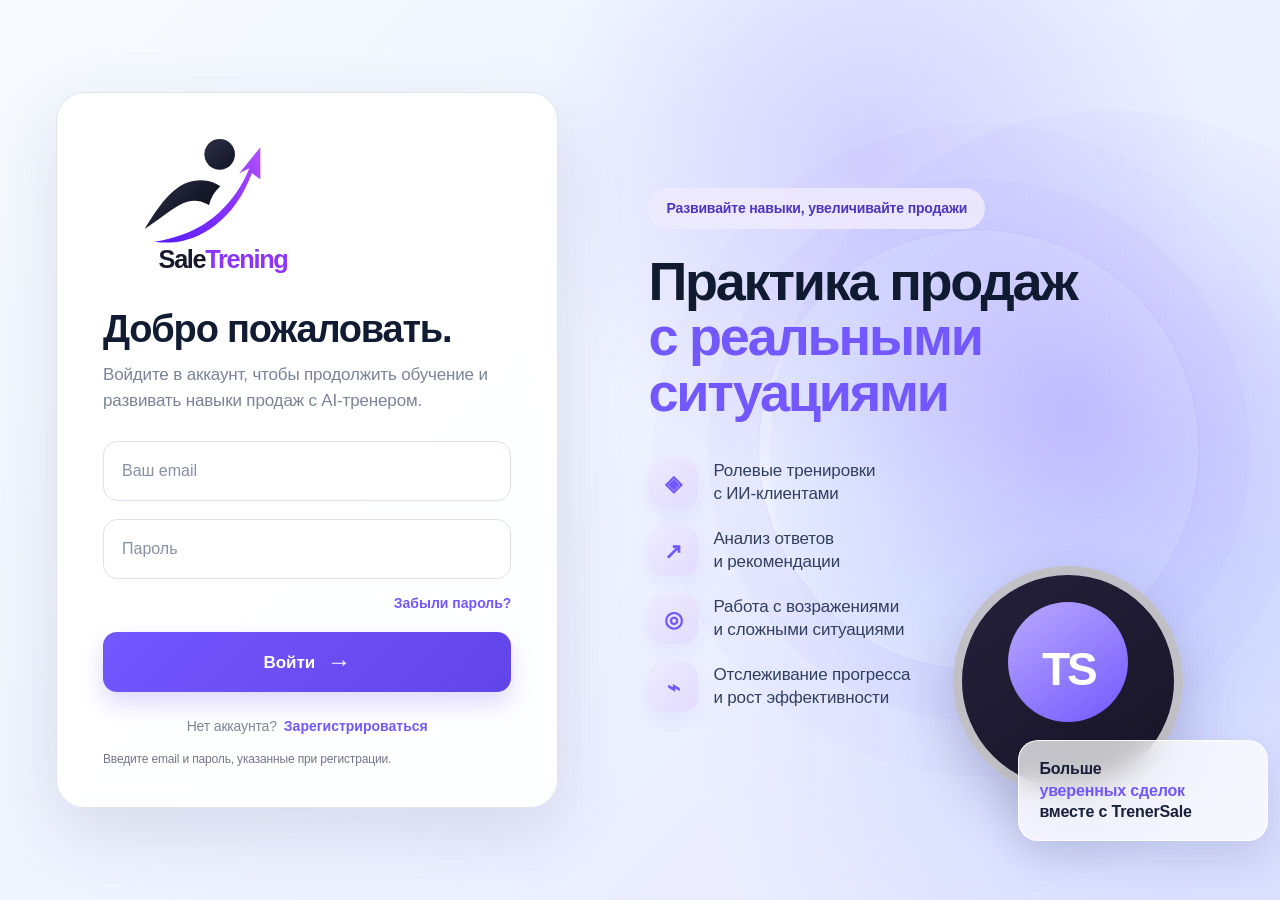
<file: deploy/index.html>
<!-- INVITE_AUTH_FIX_2026-09-24 -->
<!doctype html>
<html lang="ru">
<head>
<meta charset="utf-8">
<meta name="application-version" content="SaleTrening AI v1.0">
<meta name="viewport" content="width=device-width,initial-scale=1">
<title>SaleTrening — AI-тренер по продажам</title>
<link rel="icon" type="image/svg+xml" href="/assets/saletrening-icon.svg">
<link rel="apple-touch-icon" href="/assets/saletrening-icon.svg">
<script src="/supabase-client.js?v=20260922-2">/* COMPANY_INVITE_AUTH_V2 */
/* INVITE_BUTTON_FIX_V1 */
</script>




<link rel="stylesheet" href="/assets/app.css?v=20261015-cleanup1">
<link rel="stylesheet" href="/assets/auth.css?v=20260925-1">
<link rel="stylesheet" href="/assets/home-premium.css?v=20260925-1">

<style>
.achievement-panel{background:linear-gradient(125deg,#fff,#f4f0ff);border:1px solid #e7e1fb;border-radius:24px;padding:22px;margin-top:20px;box-shadow:0 10px 32px #28135a0b}
.achievement-head{display:flex;align-items:center;justify-content:space-between;gap:12px;flex-wrap:wrap}.achievement-head span{color:#79758d;font-size:14px}.achievement-head b{color:#6b4cff}
.achievement-main{display:flex;align-items:center;gap:20px;margin:15px 0}.achievement-robot{width:150px;max-width:42%;flex-shrink:0}.achievement-main h3{font-size:23px;margin:4px 0 8px}.achievement-main p{color:#77748a;margin:4px 0;font-size:14px}
.achievement-track{height:10px;border-radius:12px;background:#e6e0f4;overflow:hidden;margin:16px 0 8px}.achievement-track i{display:block;height:100%;background:linear-gradient(90deg,#7254ff,#aa91ff);border-radius:12px}
.achievement-levels{display:grid;grid-template-columns:repeat(7,minmax(0,1fr));gap:7px;margin-top:18px}.achievement-level{border:1px solid #e4dff0;border-radius:12px;padding:9px 2px;text-align:center;background:#fff;color:#9691a5;font-size:11px}.achievement-level.active{background:#eee8ff;border-color:#8266ff;color:#5339b3}.achievement-level svg{display:block;width:100%;max-width:65px;margin:auto}.achievement-level small{display:block;font-size:10px}.achievement-level strong{display:block;font-size:10px}
.achievement-level-details{display:grid;grid-template-columns:repeat(2,minmax(0,1fr));gap:8px;margin-top:14px}.achievement-level-details>div{background:#ffffffb8;border-radius:12px;padding:10px}.achievement-level-details span{display:block;color:#77748a;font-size:12px}.achievement-level-details b{font-size:18px}
@media(max-width:600px){.achievement-panel{padding:15px}.achievement-robot{width:115px}.achievement-main{gap:10px}.achievement-main h3{font-size:19px}.achievement-levels{gap:3px}.achievement-level{padding:7px 1px}.achievement-level strong{font-size:8px}.achievement-level small{font-size:8px}}
.achievement-robot{height:220px;width:190px;max-width:45%}.achievement-level img{height:100px;max-width:100%;object-fit:contain}.achievement-panel{overflow:hidden}@media(max-width:640px){.achievement-robot{height:160px;width:125px}.achievement-level img{height:72px}}
/* Achievement level cards: responsive layout with fully visible captions */
.achievement-panel{overflow:visible}
.achievement-levels{grid-template-columns:repeat(7,minmax(0,1fr));align-items:stretch}
.achievement-level{min-width:0;display:flex;flex-direction:column;align-items:center;justify-content:flex-end;gap:4px;overflow:visible;padding:8px 3px 10px;box-sizing:border-box}
.achievement-level img{display:block;width:100%;height:82px;object-fit:contain;flex-shrink:0}
.achievement-level strong,.achievement-level small{display:block;width:100%;line-height:1.3;white-space:normal;overflow-wrap:anywhere;text-align:center}
.achievement-level strong{font-size:11px}.achievement-level small{font-size:10px}
@media(max-width:700px){.achievement-levels{grid-template-columns:repeat(4,minmax(0,1fr));gap:8px}.achievement-level{padding:8px 4px 10px;gap:5px;min-height:125px}.achievement-level img{height:80px}.achievement-level strong{font-size:12px}.achievement-level small{font-size:11px}}
@media(max-width:370px){.achievement-levels{grid-template-columns:repeat(3,minmax(0,1fr))}}
@media(max-width:700px){.achievement-levels{row-gap:28px;column-gap:10px}.achievement-level{min-height:178px;justify-content:flex-start;padding:10px 5px 14px;gap:6px}.achievement-level img{height:100px;width:100%;object-fit:contain;flex:0 0 100px}.achievement-level strong{margin-top:auto}.achievement-level small{flex-shrink:0}}

</style>
</head>
<body><div id="root"></div><div id="toast" class="toast hidden"></div>
<script src="/site-repair.js?v=20261015-2"></script>
<script>
function startTraining(id){
  if(typeof window.__launchTextTrainingV7==='function')return window.__launchTextTrainingV7(id);
  toast('Модуль тренировки ещё загружается. Повторите через несколько секунд.');
}

function trainingChat(){const p=$("page");if(!p)return;
const scenario=state.session.scenario||{};
p.innerHTML=`<div class="training-workspace">
  <div class="training-session-head">
    <div><button class="secondary training-back" onclick="if(confirm('Выйти из текущей тренировки? Прогресс уже сохранён.')){state.session=null;state.view='training';loadAll().then(()=>render())}">← Тренировки</button></div>
    <div class="training-session-title"><div class="eyebrow">AI SALES TRAINING</div><h1>${esc(scenario.title||"Тренировка")}</h1><span>${esc(scenario.client_role||"Клиент")} · ${esc(scenario.difficulty||"Средняя")}</span></div>
  </div>
  <div class="phone-training-shell">
    <div class="phone-speaker"></div>
    <div class="phone-screen">
      <div class="phone-status"><span>SaleTrening</span><span>AI</span></div>
      <header class="phone-chat-head">
        <button class="phone-icon-btn" onclick="if(confirm('Выйти из текущей тренировки? Прогресс уже сохранён.')){state.session=null;state.view='training';loadAll().then(()=>render())}" aria-label="Назад">‹</button>
        <div class="phone-client-avatar"><span>AI</span></div>
        <div class="phone-client-info"><strong>${esc(scenario.client_role||"Клиент")}</strong><small><i></i> В сети · AI-клиент</small></div>
        <button class="phone-icon-btn" onclick="speakClient(state.messages.filter(x=>x.speaker==='client').slice(-1)[0]?.content||'')" aria-label="Озвучить последнее сообщение">◖</button>
      </header>
      <div class="phone-scenario-strip"><span>${esc(scenario.difficulty||"Средняя")}</span><b>${state.messages.length?state.messages.filter(x=>x.speaker==="manager").length:0} реплик</b></div>
      <div id="messages" class="messages phone-messages">${state.messages.map(m=>`<div class="msg ${m.speaker}"><div class="msg-name">${m.speaker==="client"?"Клиент":"Вы"}</div><div class="msg-text">${esc(m.content)}</div></div>`).join("")}</div>
      <div class="phone-composer-wrap">
        <div class="composer phone-composer">
          <button class="voice phone-voice" onclick="voiceInput()" title="Голосовой ввод" aria-label="Голосовой ввод">⌁</button>
          <textarea id="msg" rows="1" placeholder="Напишите ответ клиенту..." onkeydown="if(event.key==='Enter'&&!event.shiftKey){event.preventDefault();sendMessage()}"></textarea>
          <button class="primary phone-send" onclick="sendMessage()" aria-label="Отправить">↑</button>
        </div>
        <button class="phone-finish" onclick="finishTraining()">Завершить тренировку</button>
      </div>
      <div class="phone-home-indicator"></div>
    </div>
  </div>
  <div class="training-session-note">Диалог сохраняется автоматически · после завершения AI подготовит разбор тренировки</div>
</div>`;
const messages=$("messages");if(messages)messages.scrollTop=messages.scrollHeight;const input=$("msg");if(input)setTimeout(()=>input.focus(),50)}
async function saveSession(){if(!state.session)return;const {error}=await sb.from("saletrening_sessions").update({transcript:state.messages,updated_at:new Date().toISOString()}).eq("id",state.session.id).eq("employee_id",state.user.id);if(error)console.error("saveSession:",error)}
async function aiClientReply(userMessage,opening=false){if(!state.session?.scenario)throw new Error("Нет активной тренировки");const {data,error}=await sb.auth.getSession();if(error||!data?.session?.access_token)throw new Error("Сессия авторизации истекла");const settings=state.clientSettings||state.client_settings||state.session.client_settings||state.session.scenario.client_settings||state.session.scenario.clientSettings||state.session.scenario.ai_settings||state.session.scenario.settings||{};const objections=state.clientObjections||state.client_objections||state.session.objections||state.session.client_objections||state.session.scenario.objections||state.session.scenario.client_objections||[];const r=await fetch(SUPABASE_URL+"/functions/v1/chat-client",{method:"POST",headers:{"Content-Type":"application/json","apikey":SUPABASE_KEY,"Authorization":"Bearer "+data.session.access_token},body:JSON.stringify({session_id:state.session.id,scenario_id:state.session.scenario.id,message:opening?"":userMessage,opening,transcript:state.messages,scenario:state.session.scenario,client_settings:settings,objections,cold_call:state.view==="coldcall"?{character:coldCall.character||"Уверенный",facts:coldCall.facts||"",voice:coldCall.voice||"filipp",difficulty:coldCall.difficulty||"Средний"}:null})/* CLIENT_SETTINGS_RUNTIME_V2 */,cache:"no-store"});const raw=await r.text();let j=null;try{j=raw?JSON.parse(raw):null}catch(_){}if(!r.ok)throw new Error(j?.error||j?.message||raw||( "HTTP "+r.status));const reply=j?.reply||j?.message||j?.content||j?.text;if(!reply)throw new Error("AI не вернул реплику клиента");return reply}
function speakClient(text){if(!( "speechSynthesis" in window)||!text)return;window.speechSynthesis.cancel();const u=new SpeechSynthesisUtterance(text);u.lang="ru-RU";u.rate=.96;u.pitch=1;window.speechSynthesis.speak(u)}
async function sendMessage(){const input=$("msg"),t=input.value.trim();if(!t)return;state.messages.push({speaker:"manager",content:t});input.value="";await saveSession();trainingChat();try{const r=await aiClientReply(t);state.messages.push({speaker:"client",content:r});await saveSession();trainingChat()}catch(e){console.error("chat-client:",e);trainingChat();toast("AI-клиент временно недоступен: "+(e.message||"ошибка"))}}
function hasTrainingConversation(transcript){
  const hasTurn=roles=>transcript.some(turn=>roles.includes(String(turn?.speaker||turn?.role||"").toLowerCase())&&String(turn?.content??turn?.text??turn?.message??"").trim());
  return hasTurn(["manager","user","employee"])&&hasTurn(["client","assistant","customer"]);
}
async function requestTrainingEvaluation(id){
  const {data,error}=await sb.auth.getSession();
  const token=data?.session?.access_token;
  if(error||!token)throw new Error("Войдите в аккаунт ещё раз");
  const response=await fetch(SUPABASE_URL+"/functions/v1/evaluate-session-v3",{
    method:"POST",headers:{"Content-Type":"application/json","apikey":SUPABASE_KEY,"Authorization":"Bearer "+token},
    body:JSON.stringify({session_id:id}),cache:"no-store"
  });
  const result=await response.json().catch(()=>null);
  if(!response.ok||result?.ok!==true)throw new Error(result?.error||"Сервер не подтвердил оценку");
  if(result.scored!==false&&!Number.isFinite(result.evaluation?.overall_score))throw new Error("Сервер не вернул итоговый балл");
  return result;
}
let finishingTraining=false;
async function finishTraining(){
  if(!state.session||finishingTraining)return;
  finishingTraining=true;
  const sessionId=state.session.id;
  const transcript=state.messages.slice();
  try{
    try{
      const {data,error}=await sb.from("saletrening_sessions")
        .update({transcript,updated_at:new Date().toISOString()})
        .eq("id",sessionId).eq("employee_id",state.user.id).select("id").single();
      if(error||data?.id!==sessionId)throw error||new Error("Запись не найдена");
    }catch(error){
      console.error("Training transcript:",error);
      toast("Не удалось сохранить диалог. Нажмите «Завершить тренировку» ещё раз.");
      return;
    }

    let message="Разговор не состоялся. Тренировка не засчитана.";
    if(hasTrainingConversation(transcript)){
      try{
        const result=await requestTrainingEvaluation(sessionId);
        message=result.scored===false?"Недостаточно данных для оценки.":"AI-анализ завершён";
      }catch(error){
        console.error("Training evaluation:",error);
        message="Диалог сохранён. Оценка не сформирована. Её можно запросить в отчёте тренировки.";
      }
    }

    state.session=null;
    state.messages=[];
    state.view="history";
    try{await loadAll()}catch(error){console.error("Training history refresh:",error)}
    render();
    toast(message);
    return true;
  }finally{finishingTraining=false}
}
function voiceInput(){const SR=window.SpeechRecognition||window.webkitSpeechRecognition;if(!SR){toast("Голосовой ввод не поддерживается этим браузером");return}const r=new SR();r.lang="ru-RU";r.interimResults=false;r.onresult=e=>{const msg=$("msg");if(msg)msg.value=e.results[0][0].transcript};r.onerror=()=>{toast("Не удалось распознать речь")};r.start()}
</script>
<script>
const SUPABASE_URL="https://svxykakyrloqzloerygb.supabase.co";const SUPABASE_KEY="sb_publishable_r7wu9xAgaiIZBTg4tBiJvQ_CVKHaUoi";const sb=supabase.createClient(SUPABASE_URL,SUPABASE_KEY);
let state={user:null,profile:null,company:null,view:"home",scenarios:[],session:null,messages:[],stats:null,team:[],history:[],assignments:[],recoveryMode:false};const $=id=>document.getElementById(id);function toast(t){$("toast").textContent=t;$("toast").classList.remove("hidden");setTimeout(()=>$("toast").classList.add("hidden"),2800)}function esc(s=""){return String(s).replace(/[&<>"']/g,m=>({"&":"&amp;","<":"&lt;",">":"&gt;","\"":"&quot;","'":"&#039;"}[m]))}function currentCompanyPosition(){if(state.profile?.is_super_admin)return 'admin';if(state.branchContext?.position)return state.branchContext.position;if(state.branchContext?.branch_role==='branch_director')return 'branch_director';if(['director','admin'].includes(state.profile?.role))return state.profile.role;return state.profile?.staff_position||'manager'}function roleName(r){return({employee:"Менеджер",manager:"Менеджер",director:"Руководитель сети",admin:"Администратор",branch_director:"Руководитель филиала",network_director:"Руководитель сети",buyer:"Закупщик"})[r]||r}
function passwordRecoveryScreen(){
state.recoveryMode=true;
$("root").innerHTML=`<div class="auth"><div class="auth-card"><div class="auth-brand"><div class="logo"><div class="logo-b"><img src="/assets/saletrening-icon.svg" alt="SaleTrening"></div>SaleTrening</div><span class="auth-badge">ВОССТАНОВЛЕНИЕ</span></div><h1>Новый пароль.</h1><div class="sub">Введите новый пароль для вашего аккаунта.</div><div class="field"><label>Новый пароль</label><input id="newPass" type="password" placeholder="Минимум 6 символов" autocomplete="new-password"></div><div class="field"><label>Повторите пароль</label><input id="newPass2" type="password" placeholder="Повторите пароль" autocomplete="new-password"></div><div class="auth-actions"><button class="primary" onclick="updatePassword()">Сохранить пароль</button><button class="secondary" onclick="authScreen()">Вернуться ко входу</button></div><div class="auth-note">После сохранения вы сможете войти с новым паролем.</div></div></div>`;
}
async function requestPasswordReset(){
const email=$("email")?.value.trim().toLowerCase();
if(!email){toast("Введите email для восстановления");$("email")?.focus();return}
const redirectTo=location.origin+location.pathname+"?reset=1";
const {error}=await sb.auth.resetPasswordForEmail(email,{redirectTo});
if(error){toast(error.message);return}
toast("Письмо для восстановления отправлено");
}
async function updatePassword(){
const password=$("newPass")?.value||"",password2=$("newPass2")?.value||"";
if(password.length<6){toast("Пароль должен содержать минимум 6 символов");return}
if(password!==password2){toast("Пароли не совпадают");return}
const {error}=await sb.auth.updateUser({password});
if(error){toast(error.message);return}
toast("Пароль успешно изменён");
await sb.auth.signOut();
state.recoveryMode=false;
history.replaceState({},"",location.pathname);
authScreen();
}
async function logout(){try{const r=await sb.auth.signOut();if(r?.error)throw r.error;state.user=null;state.profile=null;state.company=null;state.session=null;state.recoveryMode=false;state.view="home";toast("Вы вышли из аккаунта");setTimeout(()=>authScreen(),150)}catch(e){console.error("[SaleTrening] logout:",e);toast("Не удалось выйти: "+(e?.message||String(e)))}}
function authScreen(mode="auto"){
  const params=new URLSearchParams(location.search);
  const invite=params.get("invite")||localStorage.getItem("saletrening_invite_token")||"";
  const inviteEmail=(params.get("email")||$("email")?.value||"").trim().toLowerCase();
  const hasInvite=!!invite;
  if(invite)localStorage.setItem("saletrening_invite_token",invite);
  const register=mode==="register"||(hasInvite&&mode!=="login");
  const desktopClass=hasInvite?"auth-desktop-invite":(register?"auth-desktop-register":"");
  $("root").innerHTML=`<div class="auth auth-desktop ${desktopClass}">
    <div class="auth-desktop-left"><div class="auth-desktop-card">
      <div class="auth-brand"><img class="auth-brand-logo" src="/assets/saletraining-logo.svg" alt="SaleTrening"><span class="auth-badge">AI SALES COACH</span></div>
      <h1>${hasInvite&&register?"Присоединиться к команде.":(register?"Создайте аккаунт.":"Добро пожаловать.")}<br>${hasInvite&&register?"Регистрация сотрудника.":(register?"Начните тренировки.":"")}</h1>
      <div class="sub">${hasInvite?(register?"Вас пригласили в команду TrenerSale. Зарегистрируйтесь с тем же email, на который отправлено приглашение.":"Войдите с email, на который отправлено приглашение, чтобы присоединиться к команде."):(register?"Создайте аккаунт для доступа к тренировкам и истории.":"Войдите в аккаунт, чтобы продолжить обучение и развивать навыки продаж с AI-тренером.")}</div>
      ${hasInvite?'<div class="card" style="margin:0 0 18px;padding:13px;background:#faf9ff"><b>Приглашение найдено</b><div class="muted" style="margin-top:4px">После '+(register?'регистрации':'входа')+' аккаунт автоматически подключится к компании руководителя.</div></div>':""}
      ${register?'<div class="field"><label>Имя</label><input id="first" placeholder="Дмитрий" autocomplete="given-name"></div><div class="field" '+(hasInvite?'style="display:none"':'')+'><label>Компания <span class="muted">(для новой организации)</span></label><input id="company" placeholder="Моя компания"></div>':""}
      <div class="field"><label>Email</label><input id="email" type="email" placeholder="Ваш email" value="${esc(inviteEmail)}" ${hasInvite&&inviteEmail?"readonly":""} autocomplete="email"></div>
      <div class="field"><label>Пароль</label><input id="pass" type="password" placeholder="Пароль" autocomplete="${register?'new-password':'current-password'}"></div>
      ${!register?'<div class="auth-desktop-forgot"><button type="button" onclick="requestPasswordReset()">Забыли пароль?</button></div>':""}
      <div class="auth-actions">${register?'<button class="primary" onclick="signUp()">'+(hasInvite?"Зарегистрироваться в команде":"Создать аккаунт")+'</button><button class="secondary" onclick="authScreen(\'login\')">Уже есть аккаунт — Войти</button>':'<button class="primary" onclick="signIn()">Войти <span style="font-size:24px;vertical-align:-2px;margin-left:7px">→</span></button><button class="secondary" onclick="authScreen(\'register\')">Создать аккаунт</button>'}</div>
      <div class="auth-desktop-register">${register?'Уже есть аккаунт?<button type="button" onclick="authScreen(\'login\')">Войти</button>':'Нет аккаунта?<button type="button" onclick="authScreen(\'register\')">Зарегистрироваться</button>'}</div>
      <div class="auth-note">${hasInvite?"Используйте email, указанный руководителем в приглашении.":(register?"При регистрации с названием компании создаётся новая организация, а первый пользователь становится руководителем.":"Введите email и пароль, указанные при регистрации.")}</div>
    </div></div>
    <div class="auth-desktop-right"><div class="auth-marketing">
      <div class="auth-marketing-pill">Развивайте навыки, увеличивайте продажи</div>
      <h2>Практика продаж<br><span>с реальными ситуациями</span></h2>
      <div class="auth-features">
        <div class="auth-feature"><div class="auth-feature-icon">◈</div><div>Ролевые тренировки<br>с ИИ-клиентами</div></div>
        <div class="auth-feature"><div class="auth-feature-icon">↗</div><div>Анализ ответов<br>и рекомендации</div></div>
        <div class="auth-feature"><div class="auth-feature-icon">◎</div><div>Работа с возражениями<br>и сложными ситуациями</div></div>
        <div class="auth-feature"><div class="auth-feature-icon">⌁</div><div>Отслеживание прогресса<br>и рост эффективности</div></div>
      </div>
    </div><div class="auth-coach" aria-hidden="true"><div class="auth-coach-core"></div><div class="auth-coach-label">Больше<br><span>уверенных сделок</span><br>вместе с TrenerSale</div></div></div>
  </div>`;
}async function signUp(){const email=$("email").value.trim().toLowerCase(),password=$("pass").value,first=$("first")?.value.trim()||"",company=$("company")?.value.trim()||"";const invite=new URLSearchParams(location.search).get("invite")||localStorage.getItem("saletrening_invite_token")||"";if(!first){toast("Укажите имя");return}if(!email||!password){toast("Заполни email и пароль");return}if(password.length<6){toast("Пароль должен содержать минимум 6 символов");return}if(invite){localStorage.setItem("saletrening_invite_token",invite);try{
  let session=(await sb.auth.getSession())?.data?.session||null;
  if(!session){
    session=await new Promise(resolve=>{
      let done=false,sub=null;
      const finish=s=>{if(done)return;done=true;try{sub?.unsubscribe?.()}catch{};resolve(s||null)};
      try{const r=sb.auth.onAuthStateChange((event,s)=>{if(s?.user)finish(s)});sub=r?.data?.subscription||null}catch{}
      setTimeout(async()=>finish((await sb.auth.getSession().catch(()=>({data:{session:null}})))?.data?.session||null),6000);
    });
  }
  if(!session?.user)throw new Error("Сессия приглашения не найдена. Откройте последнюю ссылку из письма ещё раз.");
  const sessionEmail=String(session.user.email||"").trim().toLowerCase();
  if(!sessionEmail||sessionEmail!==email)throw new Error("Email не совпадает с адресом приглашения.");
  const {error:updateError}=await sb.auth.updateUser({password,data:{first_name:first}});
  if(updateError)throw updateError;
  const {data:accepted,error:acceptError}=await sb.rpc("accept_company_invitation",{p_token:invite});
  if(acceptError)throw acceptError;
  if(!accepted?.ok)throw new Error("Не удалось принять приглашение.");
  const {error:profileError}=await sb.from("profiles").update({first_name:first}).eq("id",session.user.id);
  if(profileError)throw profileError;
  localStorage.removeItem("saletrening_invite_token");
  const u=new URL(location.href);u.searchParams.delete("invite");u.searchParams.delete("email");u.searchParams.delete("type");history.replaceState({},"",u.pathname+(u.search?u.search:""));
  await boot(session.user);
  return;
}catch(e){console.error("[SaleTraining] invite signUp:",e);toast(e?.message||"Не удалось завершить регистрацию");return}}const {data,error}=await sb.auth.signUp({email,password,options:{data:{first_name:first,company_name:company}}});if(error){toast(error.message);return}if(data.session){await boot(data.session.user)}else{toast("Проверь почту для подтверждения аккаунта")}}
async function signIn(){const {data,error}=await sb.auth.signInWithPassword({email:$("email").value.trim(),password:$("pass").value});if(error){toast(error.message);return}if(data?.session?.user)await boot(data.session.user)}
function employeeSetupScreen(){
  const email=String(state.user?.email||"");
  $("root").innerHTML=`<div class="auth"><div class="auth-card"><div class="auth-brand"><div class="logo"><div class="logo-b"><img src="/assets/saletrening-icon.svg" alt="SaleTrening"></div>SaleTrening</div><span class="auth-badge">ЗАВЕРШЕНИЕ РЕГИСТРАЦИИ</span></div>
  <h1>Завершите регистрацию.</h1>
  <div class="sub">Ваш аккаунт уже подключён к команде. Осталось указать имя и задать пароль для входа.</div>
  <div class="field"><label>Имя</label><input id="setupFirst" placeholder="Дмитрий" autocomplete="given-name"></div>
  <div class="field"><label>Новый пароль</label><input id="setupPass" type="password" placeholder="Минимум 6 символов" autocomplete="new-password"></div>
  <div class="field"><label>Повторите пароль</label><input id="setupPass2" type="password" placeholder="Повторите пароль" autocomplete="new-password"></div>
  <div class="field"><label>Email</label><input value="${esc(email)}" readonly></div>
  <div class="auth-actions"><button class="primary" onclick="finishEmployeeSetup()">Сохранить и войти</button><button class="secondary" onclick="logout()">Выйти</button></div>
  </div></div>`;
}
async function finishEmployeeSetup(){
  const first=$("setupFirst")?.value.trim()||"",password=$("setupPass")?.value||"",password2=$("setupPass2")?.value||"";
  if(!first){toast("Укажите имя");return}
  if(password.length<6){toast("Пароль должен содержать минимум 6 символов");return}
  if(password!==password2){toast("Пароли не совпадают");return}
  try{
    const {error:updateError}=await sb.auth.updateUser({password,data:{first_name:first}});
    if(updateError)throw updateError;
    const {error:profileError}=await sb.from("profiles").update({first_name:first}).eq("id",state.user.id);
    if(profileError)throw profileError;
    const fresh=(await sb.auth.getSession())?.data?.session;
    await boot(fresh?.user||state.user);
  }catch(e){console.error("[SaleTraining] employee setup:",e);toast(e?.message||"Не удалось сохранить данные")}
}
async function acceptPendingInvitation(userId){const token=new URLSearchParams(location.search).get("invite")||localStorage.getItem("saletrening_invite_token")||"";if(token){const {data,error}=await sb.rpc("accept_company_invitation",{p_token:token});if(!error){localStorage.removeItem("saletrening_invite_token");const u=new URL(location.href);u.searchParams.delete("invite");history.replaceState({},"",u.pathname+(u.search?u.search:""));return data}console.error("accept_company_invitation:",error);const code=String(error.message||"");if(code.includes("email_mismatch")){toast("Приглашение предназначено для другого email");return null}if(code.includes("expired")){toast("Срок приглашения истёк");return null}if(code.includes("already_accepted")){localStorage.removeItem("saletrening_invite_token");const u=new URL(location.href);u.searchParams.delete("invite");history.replaceState({},"",u.pathname+(u.search?u.search:""));return {ok:true,alreadyAccepted:true}}if(!code.includes("invitation_not_found"))throw error;localStorage.removeItem("saletrening_invite_token")}const {data,error}=await sb.rpc("accept_company_invitation_for_current_user");if(error){const code=String(error.message||"");if(!code.includes("invitation_not_found"))console.error("accept_company_invitation_for_current_user:",error);return null}const u=new URL(location.href);u.searchParams.delete("invite");history.replaceState({},"",u.pathname+(u.search?u.search:""));return data}
async function boot(user){state.user=user;await acceptPendingInvitation(user.id);let p=null,error=null;for(let attempt=0;attempt<6;attempt++){const q=await sb.from("profiles").select("*").eq("id",user.id).maybeSingle();p=q.data;error=q.error;if(p)break;await new Promise(r=>setTimeout(r,1000))}if(error||!p){toast("Профиль ещё не готов. Попробуйте обновить страницу через несколько секунд.");return}state.profile=p;
if(p.role==="employee"&&!String(p.first_name||"").trim()){employeeSetupScreen();return}
if(p.company_id){let c=await sb.from("companies").select("*").eq("id",p.company_id).single();state.company=c.data}await loadAll();await refreshAssignments();render()}
async function loadAll(){let q=await sb.from("saletrening_scenarios").select("*").eq("active",true).order("id");state.scenarios=q.data||[];let ss=await sb.from("my_training_stats").select("*").eq("employee_id",state.user.id).maybeSingle();state.stats=ss.data||{completed_sessions:0,avg_score:0,best_score:0,active_sessions:0};const h=await sb.from("saletrening_sessions").select("id,scenario_id,status,total_score,ai_summary,created_at,completed_at").eq("employee_id",state.user.id).order("created_at",{ascending:false}).limit(50);state.history=h.data||[];const ah=await sb.from("saletrening_sessions").select("status,scenario_id,total_score,created_at,completed_at,difficulty_level,deal_closed,voice_mode").eq("employee_id",state.user.id).eq("status","completed").order("completed_at",{ascending:false}).limit(1000);state.achievementHistory=ah.data||[];state.team=[];if(["director","admin","manager"].includes(state.profile.role)&&state.profile.company_id){const p=await sb.from("profiles").select("id,first_name,last_name,role,company_id").eq("company_id",state.profile.company_id);if(p.error){console.error("team profiles:",p.error)}else{const members=(p.data||[]).filter(x=>x.id!==state.user.id);const ids=members.map(x=>x.id);let sessions=[];if(ids.length){const tr=await sb.from("saletrening_sessions").select("id,employee_id,scenario_id,status,total_score,created_at,completed_at").eq("company_id",state.profile.company_id).order("created_at",{ascending:false});if(tr.error)console.error("team sessions:",tr.error);else sessions=(tr.data||[]).filter(x=>ids.includes(x.employee_id))}const completed=sessions.filter(x=>x.status==="completed"&&x.total_score!=null);const scoreIds=completed.map(x=>x.id);let scores=[];if(scoreIds.length){const sq=await sb.from("session_scores").select("session_id,discovery_score,objection_score,value_score,closing_score,communication_score").eq("company_id",state.profile.company_id);if(!sq.error)scores=(sq.data||[]).filter(x=>scoreIds.includes(x.session_id))}state.team=members.map(m=>{const ms=sessions.filter(x=>x.employee_id===m.id);const cs=ms.filter(x=>x.status==="completed"&&x.total_score!=null);const vals=cs.map(x=>Number(x.total_score)||0);const sc=scores.filter(x=>cs.some(y=>y.id===x.session_id));const avg=k=>{const a=sc.map(x=>Number(x[k])).filter(Number.isFinite);return a.length?Math.round(a.reduce((u,v)=>u+v,0)/a.length):0};const last=ms[0]||null;return {employee_id:m.id,employee_name:(String([m.first_name,m.last_name].filter(Boolean).join(" ")).trim()||"Сотрудник"),sessions_count:ms.length,completed_sessions:cs.length,avg_score:vals.length?Math.round(vals.reduce((u,v)=>u+v,0)/vals.length):0,discovery_score:avg("discovery_score"),objection_score:avg("objection_score"),value_score:avg("value_score"),closing_score:avg("closing_score"),last_training_at:last?.created_at||null,last_training_status:last?.status||null,last_training_id:last?.id||null}}).sort((a,b)=>(new Date(b.last_training_at||0))-(new Date(a.last_training_at||0)));}}await refreshAssignments();}
function historyPage(){
  const items=Array.isArray(state.history)?state.history:[];
  const statusLabel=function(s){return({completed:"Завершена",started:"Не завершена",in_progress:"В процессе",cancelled:"Отменена"}[s]||s||"—")};
  const date=function(v){return v?new Date(v).toLocaleString("ru-RU",{day:"2-digit",month:"2-digit",year:"numeric",hour:"2-digit",minute:"2-digit"}):"—"};
  if(!items.length)return '<div class="top"><div><h2>История тренировок</h2><div class="muted">Здесь будут сохраняться все ваши тренировки</div></div></div><div class="empty">История пока пуста.</div>';
  return '<div class="top"><div><h2>История тренировок</h2><div class="muted">Последние тренировки менеджера</div></div><span class="pill">'+items.length+' записей</span></div><div class="card" style="padding:0;overflow:hidden"><div style="display:grid;gap:0">'+items.map(function(x,i){const sc=state.scenarios.find(function(s){return String(s.id)===String(x.scenario_id)});return '<button type="button" class="history-row" data-id="'+esc(String(x.id))+'" onclick="openHistorySession(this.dataset.id)" style="border:0;border-bottom:'+(i===items.length-1?'0':'1px')+' solid var(--line);background:#fff;text-align:left;padding:18px 20px;display:grid;grid-template-columns:minmax(0,1fr) auto;gap:12px;width:100%"><div><div style="font-weight:800;font-size:16px">'+esc(sc?.title||"Тренировка")+'</div><div class="muted" style="margin-top:5px">'+date(x.created_at)+' · '+statusLabel(x.status)+'</div></div><div style="text-align:right"><div style="font-size:22px;font-weight:850">'+(x.total_score==null?'—':esc(x.total_score))+'</div><div class="muted">балл</div></div></button>'}).join('')+'</div></div>';
}
async function retryHistoryEvaluation(id){
  const button=document.getElementById('retryHistoryEvaluationBtn');
  if(button){button.disabled=true;button.textContent='Повторно оцениваем…';}
  try{
    const result=await requestTrainingEvaluation(id);
    await loadAll();await openHistorySession(id);
    if(typeof toast==='function')toast(result.scored===false?'Недостаточно данных для оценки':'Оценка сформирована');
  }catch(e){
    if(typeof toast==='function')toast('Повторная оценка: '+e.message);
    if(button){button.disabled=false;button.textContent='Повторить оценку';}
  }
}
async function openHistorySession(id){
  const p=$("page");if(!p)return;
  p.innerHTML='<div class="empty">Загрузка отчёта…</div>';
  const r=await sb.from("saletrening_sessions").select("id,employee_id,scenario_id,status,total_score,ai_summary,transcript,created_at,completed_at,duration_seconds").eq("id",id).eq("employee_id",state.user.id).maybeSingle();
  if(r.error||!r.data){p.innerHTML='<div class="empty">Не удалось открыть тренировку.</div>';return}
  const q=await sb.from("session_scores").select("overall_score,discovery_score,objection_score,value_score,closing_score,communication_score,next_step_score,strengths,weaknesses,recommendations").eq("session_id",id).maybeSingle();
  if(q.error){console.error("session_scores:",q.error);p.innerHTML='<div class="empty">Не удалось загрузить оценку тренировки.</div>';return}
  const x=r.data,s=q.data||{},sc=state.scenarios.find(function(v){return String(v.id)===String(x.scenario_id)}),transcript=Array.isArray(x.transcript)?x.transcript:[];
  const date=function(v){return v?new Date(v).toLocaleString("ru-RU",{day:"2-digit",month:"2-digit",year:"numeric",hour:"2-digit",minute:"2-digit"}):"—"};
  const status=({completed:"Завершена",started:"Не завершена",in_progress:"В процессе",cancelled:"Отменена"}[x.status]||x.status||"—");
  const n=function(v){const z=Number(v);return Number.isFinite(z)?Math.max(0,Math.min(20,Math.round(z))):0};
  const criteria=[
    ["Выявление потребности",n(s.discovery_score)],
    ["Презентация продукта",n(s.value_score)],
    ["Работа с возражениями",n(s.objection_score)],
    ["Дожим / закрытие сделки",n(s.closing_score)],
    ["Коммуникация",n(s.communication_score)]
  ];
  const rawTotal=Number(s.overall_score);
  const total=Number.isFinite(rawTotal)&&rawTotal>0?Math.round(rawTotal):criteria.reduce(function(a,v){return a+v[1]},0);
  const items=function(v){if(Array.isArray(v))return v.filter(Boolean);if(typeof v==="string"&&v.trim())return v.split(/\n|•|;/).map(function(z){return z.trim().replace(/^[-–—]\s*/,"")}).filter(Boolean);return[]};
  const strengths=items(s.strengths),weaknesses=items(s.weaknesses),recommendations=items(s.recommendations);
  const list=function(arr,empty,kind){return arr.length?'<ul class="report-list '+kind+'">'+arr.map(function(v){return '<li><span class="report-bullet">'+(kind==="positive"?"✓":"×")+'</span><span>'+esc(v)+'</span></li>'}).join("")+'</ul>':'<div class="report-empty">'+empty+'</div>'};
  const dialog=transcript.length?transcript.map(function(m){const speaker=String(m?.speaker||m?.role||"").toLowerCase(),manager=["manager","user","employee"].includes(speaker),txt=m?.content??m?.text??m?.message??"";return '<div class="msg '+(manager?"manager":"client")+'"><b>'+(manager?"Менеджер":"Клиент")+':</b> '+esc(txt)+'</div>'}).join(""):'<div class="empty">Диалог не сохранён.</div>';
  const scorePercent=Math.max(0,Math.min(100,total));
  const criterionHtml=criteria.map(function(v){const pct=v[1]*5;return '<div class="criterion"><div class="criterion-head"><span>'+esc(v[0])+'</span><b>'+v[1]+' / 20</b></div><div class="criterion-bar"><i style="width:'+pct+'%"></i></div></div>'}).join("");
  const duration=x.duration_seconds?Math.floor(Number(x.duration_seconds)/60)+':'+String(Math.floor(Number(x.duration_seconds)%60)).padStart(2,"0"):"—";
  p.innerHTML='<div class="report-page">'+
    '<div class="report-top"><button class="secondary" onclick="state.view=\'history\';page()">← К истории</button><div class="report-top-actions">'+(x.status!=='completed'&&transcript.some(m=>['manager','user','employee'].includes(String(m?.speaker||m?.role||'').toLowerCase())&&String(m?.content??m?.text??'').trim())?'<button type="button" id="retryHistoryEvaluationBtn" class="secondary" onclick="retryHistoryEvaluation(\''+esc(String(x.id))+'\')">Повторить оценку</button>':'')+'<span class="pill">'+esc(status)+'</span></div></div>'
    '<div class="report-title-row"><div><h2>'+esc(sc?.title||"Тренировка")+'</h2><div class="muted">'+date(x.created_at)+'</div></div></div>'+
    '<div class="report-summary-grid">'+
      '<div class="report-score-card"><div class="report-card-label">Итоговый балл</div><div class="report-score">'+total+' <span>из 100</span></div><div class="report-score-bar"><i style="width:'+scorePercent+'%"></i></div></div>'+
      '<div class="report-info-card"><div class="report-card-label">Сценарий</div><strong>'+esc(sc?.title||"Тренировка")+'</strong><div class="report-icon">▣</div></div>'+
      '<div class="report-info-card"><div class="report-card-label">Продолжительность</div><strong>'+duration+'</strong><div class="report-icon">◷</div></div>'+
      '<div class="report-info-card"><div class="report-card-label">Завершена</div><strong>'+date(x.completed_at)+'</strong><div class="report-icon">□</div></div>'+
    '</div>'+
    '<section class="report-section"><div class="report-section-title"><h3>Критерии оценки</h3><span>5 критериев · максимум 20 баллов за каждый</span></div><div class="criteria-grid">'+criterionHtml+'</div><div class="criteria-total"><span>Итог</span><b>'+total+' / 100</b></div></section>'+
    '<section class="report-section"><h3>Анализ AI</h3><div class="analysis-grid">'+
      '<div class="analysis-card positive"><div class="analysis-heading"><span class="analysis-mark">✓</span><div><strong>Что получилось хорошо</strong><small>Что менеджер сделал правильно</small></div></div>'+list(strengths,"Положительных моментов пока не сохранено.","positive")+'</div>'+
      '<div class="analysis-card negative"><div class="analysis-heading"><span class="analysis-mark">×</span><div><strong>Что можно улучшить</strong><small>Ошибки и пропущенные возможности</small></div></div>'+list(weaknesses,"Ошибки и зоны роста пока не сохранены.","negative")+'</div>'+
    '</div>'+
    (recommendations.length?'<div class="recommendation-card"><strong>Что делать дальше</strong>'+list(recommendations,"","recommendation")+'</div>':"")+
    (x.ai_summary?'<div class="ai-conclusion"><strong>Общий вывод AI</strong><p>'+esc(x.ai_summary)+'</p></div>':"")+
    '</section>'+
    '<section class="report-section"><h3>Полный диалог</h3><div class="messages report-dialog">'+dialog+'</div></section>'+
  '</div>';
}
function navIcon(name){
  const p={
    home:'<path d="M4 11.2 12 4l8 7.2v8a1.8 1.8 0 0 1-1.8 1.8H15v-6H9v6H5.8A1.8 1.8 0 0 1 4 19.2z" fill="#ffca5c"/><path d="m3 11 9-8 9 8" fill="none" stroke="#8d72ff" stroke-width="2.2" stroke-linecap="round" stroke-linejoin="round"/><path d="M9 21v-6h6v6" fill="#fff" opacity=".9"/>',
    training:'<circle cx="12" cy="12" r="9" fill="#ece8ff"/><circle cx="12" cy="12" r="6.5" fill="none" stroke="#8d72ff" stroke-width="2"/><circle cx="12" cy="12" r="2.5" fill="#ffca5c"/><path d="m14 10 6-6" stroke="#7357ff" stroke-width="2.2" stroke-linecap="round"/><path d="m17 4 3 .1-.1 3" fill="none" stroke="#7357ff" stroke-width="2" stroke-linecap="round"/>',
    coldcall:'<path d="M7 4.2 10 7l-2.1 2.4c1.2 2.5 3.2 4.5 5.7 5.7L16 13l2.8 3c.7.7.7 1.8 0 2.5l-1.4 1.4c-.7.7-1.7 1-2.7.6C8.8 18.2 5.8 15.2 3.5 9.3c-.4-1-.1-2 .6-2.7l1.4-1.4c.4-.4 1-.6 1.5-1z" fill="#e65a65"/><path d="M16.8 5.1c1.3.5 2.4 1.6 2.9 2.9M17.5 2.8c2.2.6 3.9 2.3 4.5 4.5" fill="none" stroke="#8d72ff" stroke-width="1.8" stroke-linecap="round"/>',
    scenarios:'<rect x="5" y="3.5" width="14" height="17" rx="3" fill="#ece8ff" stroke="#8d72ff" stroke-width="1.7"/><path d="m8.3 9.2 1.7 1.7 3.5-3.5" fill="none" stroke="#35b985" stroke-width="2" stroke-linecap="round" stroke-linejoin="round"/><path d="M8.5 14h7M8.5 17h5" fill="none" stroke="#7357ff" stroke-width="1.8" stroke-linecap="round"/>',
    progress:'<rect x="4" y="13" width="3.5" height="7" rx="1.2" fill="#9b87ff"/><rect x="10.2" y="9" width="3.5" height="11" rx="1.2" fill="#ffca5c"/><rect x="16.5" y="5" width="3.5" height="15" rx="1.2" fill="#35b985"/><path d="m5 10 6-5 4 2 5-5" fill="none" stroke="#8d72ff" stroke-width="2" stroke-linecap="round" stroke-linejoin="round"/>',
    achievements:'<path d="M12 2.5 14.8 8l6.1.9-4.4 4.3 1 6.1L12 16.4l-5.5 2.9 1-6.1-4.4-4.3L9.2 8z" fill="#ffca5c" stroke="#7357ff" stroke-width="1.5" stroke-linejoin="round"/>',
    history:'<circle cx="12" cy="12" r="8.7" fill="#ece8ff" stroke="#8d72ff" stroke-width="1.8"/><path d="M12 7v5l3.5 2" fill="none" stroke="#7357ff" stroke-width="2" stroke-linecap="round"/><path d="M4 6.5V10h3.5" fill="none" stroke="#ffca5c" stroke-width="2" stroke-linecap="round"/>',
    ai:'<path d="M7.5 5h9A3.5 3.5 0 0 1 20 8.5v5a3.5 3.5 0 0 1-3.5 3.5H12l-4 3v-3h-.5A3.5 3.5 0 0 1 4 13.5v-5A3.5 3.5 0 0 1 7.5 5z" fill="#ece8ff" stroke="#8d72ff" stroke-width="1.7"/><circle cx="9" cy="11" r="1.2" fill="#7357ff"/><circle cx="12" cy="11" r="1.2" fill="#ffca5c"/><circle cx="15" cy="11" r="1.2" fill="#35b985"/>',
    notes:'<path d="M5 3h11l3 3v15H5z" fill="#ece8ff" stroke="#8d72ff" stroke-width="1.7"/><path d="M8 9h8M8 13h8M8 17h5" stroke="#7357ff" stroke-width="1.7" stroke-linecap="round"/><path d="M16 3v4h3" fill="#ffca5c"/>',
    team:'<circle cx="9" cy="8" r="3" fill="#ffca5c"/><circle cx="17" cy="9" r="2.5" fill="#9b87ff"/><path d="M3.5 19c.4-3.5 2.2-5.2 5.5-5.2s5.1 1.7 5.5 5.2" fill="#ece8ff" stroke="#7357ff" stroke-width="1.6"/><path d="M14.5 14c3.5.1 5.5 1.8 6 5" fill="none" stroke="#8d72ff" stroke-width="1.8" stroke-linecap="round"/>',
    analytics:'<rect x="5" y="13" width="3.3" height="7" rx="1" fill="#9b87ff"/><rect x="10.4" y="9" width="3.3" height="11" rx="1" fill="#ffca5c"/><rect x="15.8" y="5" width="3.3" height="15" rx="1" fill="#35b985"/><path d="m5 10 5-4 4 1.5 5-5" fill="none" stroke="#8d72ff" stroke-width="2" stroke-linecap="round" stroke-linejoin="round"/>'
  };
  return '<svg class="nav-svg nav-svg-color" viewBox="0 0 24 24" aria-hidden="true">'+(p[name]||p.home)+'</svg>'
}
function nav(v,t,icon){return `<button class="${state.view===v?"active":""}" onclick="state.view='${v}';page()"><span class="nav-icon">${navIcon(icon)}</span><span>${t}</span></button>`}function render(){normalizeNavView();if(!state.user){authScreen();return}$("root").innerHTML=`<div class="shell"><aside class="side"><div class="logo"><div class="logo-b"><img src="/assets/saletrening-icon.svg" alt="SaleTrening"></div><span>SaleTrening</span></div><div class="nav">${nav("home","Главная","home")}${nav("training","Тренировки","training")}${nav("coldcall","Холодный звонок","coldcall")}${nav("achievements","Достижения","achievements")}${nav("history","История","history")}${nav("top","ТОП","progress")}${state.branchContext?.can_manage?nav("branches","Филиалы","team"):""}${nav("assignments","Задания","scenarios")}${nav("ai","AI-чат","ai")}${nav("notes","Заметки","notes")}${nav("team","Команда","team")}${canViewCompanyHistory()?nav("analytics","Аналитика","analytics"):""}</div><div class="side-bottom"><div class="user-mini">${esc(state.profile.first_name||state.user.email)}<br>${state.profile.first_name&&state.user.email?'<span class="account-email" dir="ltr" style="overflow-wrap:anywhere">'+esc(state.user.email)+'</span><br>':""}${roleName(currentCompanyPosition())}${state.company?" · "+esc(state.company.name):""}</div><button class="secondary" style="width:100%" onclick="logout()">Выйти</button></div></aside><main class="content"><div id="page"></div></main></div>`;page()}
let pageRenderVersion=0;
function setPageHTML(el,value){
  const version=++pageRenderVersion;
  if(value&&typeof value.then==='function'){
    el.innerHTML='<div class="empty" role="status">Загрузка…</div>';
    Promise.resolve(value).then(html=>{if(version===pageRenderVersion&&el.isConnected)el.innerHTML=html}).catch(err=>{
      console.error('Page render:',err);
      if(version===pageRenderVersion&&el.isConnected)el.innerHTML='<div class="empty" role="alert">Не удалось загрузить страницу. <button class="secondary" onclick="page()">Повторить</button></div>';
    });
  }else el.innerHTML=value;
}
function normalizeNavView(){if(state.view==="progress")state.view="history";else if(state.view==="scenarios")state.view="training";}
function page(){normalizeNavView();let p=$("page");if(!p)return;window.clearEmployeeAnalyticsCharts?.();if(state.session){if(state.view==="coldcall")trainingCallPage();else trainingChat();return}if(state.view==="home")setPageHTML(p,home());else if(state.view==="training")setPageHTML(p,trainingList());else if(state.view==="lab")setPageHTML(p,negotiationLabPage());else if(state.view==="coldcall")setPageHTML(p,coldCallHome());else if(state.view==="achievements")setPageHTML(p,achievementsPage());else if(state.view==="history")setPageHTML(p,historyPage());else if(state.view==="assignments")setPageHTML(p,assignmentsPage());else if(state.view==="top")setPageHTML(p,companyTopPage());else if(state.view==="branches")setPageHTML(p,companyBranchesPage(!!state.branchContext?.can_manage));else if(state.view==="team")setPageHTML(p,canViewCompanyHistory()?team():companyDirectoryPage());else if(state.view==="analytics")setPageHTML(p,canViewCompanyHistory()?analytics():'<div class="empty">Нет доступа к аналитике команды.</div>');else if(state.view==="notes")setPageHTML(p,personalNotesPage());else if(state.view==="ai")setPageHTML(p,aiChat());else setPageHTML(p,aiChat())}

const ACHIEVEMENT_LEVELS=[
{name:"Хиляк",min:0,max:9,score:0,voice:0,text:0},{name:"Новичок",min:10,max:29,score:35,voice:3,text:6},{name:"Практик",min:30,max:59,score:50,voice:5,text:10},
{name:"Эксперт",min:60,max:99,score:65,voice:10,text:20},{name:"Профи",min:100,max:199,score:75,voice:12,text:24},{name:"Мастер",min:200,max:499,score:83,voice:15,text:30},
{name:"Легенда",min:500,max:Infinity,score:90,voice:15,text:30}];
function achievementRobot(n){const names=['01_hilyak','02_novichok','03_praktik','04_ekspert','05_profi','06_master','07_legenda'];return '<img loading="lazy" alt="Робот '+ACHIEVEMENT_LEVELS[n].name+'" src="/assets/'+names[n]+'.png" style="width:100%;height:100%;object-fit:contain">'}
function achievementMode(x){
 const title=String((state.scenarios||[]).find(s=>String(s.id)===String(x.scenario_id))?.title||'').toLowerCase();
 return /холодный звонок|голосов|звонок/.test(title)?'voice':'text';
}
function achievementPanel(done){
 const entries=(state.achievementHistory||[]).filter(x=>x.status==='completed'&&x.total_score!=null&&!/легк|easy/i.test(String(x.difficulty_level||(state.scenarios||[]).find(z=>String(z.id)===String(x.scenario_id))?.difficulty||''))).slice().sort((a,b)=>new Date(b.completed_at||b.created_at)-new Date(a.completed_at||a.created_at));
 const allVoice=entries.filter(x=>x.voice_mode===true||achievementMode(x)==='voice'),allText=entries.filter(x=>x.voice_mode===false&&achievementMode(x)!=='voice');
 const credited=entries.length;
 const hardDeals=entries.filter(x=>/слож|hard/i.test(String(x.difficulty_level||''))&&x.deal_closed===true&&Number(x.total_score)>=80).length;
 const avg=(arr,n)=>{if(!n)return null;const recent=arr.slice(0,n);if(recent.length<n)return null;const scores=recent.map(x=>Number(x.total_score));return scores.every(v=>Number.isFinite(v)&&v>=0)?scores.reduce((a,b)=>a+b,0)/n:null};
 const eligible=i=>{const l=ACHIEVEMENT_LEVELS[i];return credited>=l.min&&(i!==6||hardDeals>=3)&&(i===0||(avg(allVoice,l.voice)!==null&&avg(allText,l.text)!==null&&avg(allVoice,l.voice)>=l.score&&avg(allText,l.text)>=l.score))};
 let idx=0;for(let i=1;i<ACHIEVEMENT_LEVELS.length;i++)if(eligible(i))idx=i;
 const level=ACHIEVEMENT_LEVELS[idx],next=ACHIEVEMENT_LEVELS[idx+1],target=next||level;
 const va=avg(allVoice,target.voice),ta=avg(allText,target.text);
 const visibleAvg=arr=>{const scores=arr.map(x=>Number(x.total_score)).filter(x=>Number.isFinite(x)&&x>=0);return scores.length?(scores.reduce((a,b)=>a+b,0)/scores.length).toFixed(1):'—'};
 const instructions=[];
 if(next){
 const remaining=Math.max(0,next.min-credited);if(remaining)instructions.push('До уровня «'+next.name+'» осталось '+remaining+' тренировок.');
 if(allVoice.length<next.voice)instructions.push('Нужно ещё '+(next.voice-allVoice.length)+' голосовых тренировок.');
 if(allText.length<next.text)instructions.push('Нужно ещё '+(next.text-allText.length)+' текстовых тренировок.');
 if(va!==null&&va<next.score)instructions.push('Для повышения уровня улучшите результаты голосовых тренировок.');
 if(ta!==null&&ta<next.score)instructions.push('Для повышения уровня улучшите результаты текстовых тренировок.');
 if(idx===5&&hardDeals<3)instructions.push('Для уровня «Легенда» закройте ещё '+(3-hardDeals)+' сделки на сложном уровне с оценкой от 80 баллов.');
 if(!instructions.length)instructions.push('Условия следующего уровня выполнены.');
 }
 const progress=next?Math.min(100,Math.round(100*credited/next.min)):100;
 return '<div class="achievement-panel"><div class="achievement-head"><span>Достижения · Эволюция робота</span><b>Уровень '+(idx+1)+' / 7</b></div><div class="achievement-main"><div class="achievement-robot">'+achievementRobot(idx)+'</div><div><h3>'+level.name+'</h3><p>Зачтено тренировок: <b>'+credited+'</b></p><p>Средний балл голосовых: <b>'+visibleAvg(allVoice)+'</b></p><p>Средний балл текстовых: <b>'+visibleAvg(allText)+'</b></p><p>'+(next?'Для уровня «'+next.name+'» нужен средний балл '+next.score+' в каждом формате':'Максимальный уровень достигнут!')+'</p></div></div><div class="achievement-track"><i style="width:'+progress+'%"></i></div><div class="achievement-levels">'+ACHIEVEMENT_LEVELS.map((l,i)=>'<div class="achievement-level '+(i===idx?'active':'')+'" title="Уровень '+l.name+'">'+achievementRobot(i)+'<strong>'+l.name+'</strong><small>'+l.min+(i===6?'+':'–'+l.max)+'</small><small>'+(i===0?'Любой балл':'От '+l.score+' баллов')+'</small></div>').join('')+'</div>'+(instructions.length?'<div class="achievement-requirements" style="margin-top:18px;padding:14px;border-radius:14px;background:#f3efff;color:#41345e"><strong>Что нужно для повышения</strong><div style="margin-top:8px;line-height:1.65">'+instructions.map(x=>'<div>• '+x+'</div>').join('')+'</div></div>':'')+'</div>';
}

function achievementsPage(){const done=Number(state.stats?.completed_sessions)||0;const rules='<section class="achievement-requirements" style="margin-top:18px;padding:18px;border-radius:14px;background:#f3efff;color:#41345e;line-height:1.7"><h3 style="margin:0 0 10px">Правила зачёта достижений</h3><div><b>Лёгкий уровень:</b> не идёт в зачёт достижений.</div><div><b>Средний уровень:</b> успешно завершённые тренировки идут в зачёт достижений.</div><div><b>Сложный уровень:</b> учитывается дополнительно для достижения «Легенда».</div><div><b>Легенда:</b> после выполнения предыдущих условий нужны ещё 3 зачётные тренировки на сложном уровне со средним баллом не ниже 80 из 100.</div><div style="margin-top:8px">Незавершённые тренировки и тренировки с техническими сбоями (интернет, связь с ИИ-клиентом, ошибка сайта) не засчитываются.</div></section>';return '<div style="display:flex;align-items:center;justify-content:space-between;gap:12px;flex-wrap:wrap;margin-bottom:16px"><div><h1 style="margin:0">Достижения</h1><p class="muted">Эволюция робота · 7 уровней</p></div><button class="secondary" onclick="state.view=\'home\';page()">← Главная</button></div>'+achievementPanel(done)+rules}

function home(){let s=state.stats||{},pct=Math.min(100,(Number(s.completed_sessions)||0)*10),done=Number(s.completed_sessions)||0,avg=Number(s.avg_score)||0,best=Number(s.best_score)||0,recent=(state.history||[]).slice(0,3);return `
<div class="dash-head"><div><div class="eyebrow">SALE TRENЕRING · AI SALES COACH</div><h1>Добро пожаловать, ${esc(state.profile.first_name||"коллега")}</h1><p>Практика продаж в формате живого диалога: сценарий → разговор → AI-разбор → следующий шаг.</p></div><div class="dash-head-actions"><span class="pill">${roleName(currentCompanyPosition())}</span><button class="primary dash-main-cta" onclick="state.view='training';page()">Начать тренировку <span aria-hidden="true">→</span></button></div></div>
<div class="dashboard-hero"><div class="dashboard-hero-copy"><div class="hero-kicker"><span class="status-dot"></span> AI-тренер готов к работе</div><h2>Отработай следующий разговор<br><span>до реального клиента.</span></h2><p>Выбери ситуацию, поговори с AI-клиентом и получи разбор по ключевым навыкам: потребность, ценность, возражения и закрытие.</p><div class="hero-actions"><button class="primary" onclick="state.view='training';page()">Выбрать сценарий <span>→</span></button><button class="secondary" onclick="state.view='coldcall';page()">Голосовая тренировка</button></div></div></div></div>

<div class="stat-grid"><div class="stat-card"><div class="stat-icon purple"><svg viewBox="0 0 24 24"><path d="M5 19h14M7 17V9h3v8M12 17V6h3v11M17 17v-5h3v5" fill="currentColor" opacity=".35"/><path d="m7 7 4-3 3 2 4-3" fill="none" stroke="currentColor" stroke-width="2" stroke-linecap="round"/></svg></div><div><span>Завершено тренировок</span><strong>${done}</strong></div></div><div class="stat-card"><div class="stat-icon blue"><svg viewBox="0 0 24 24"><path d="M7 15V9M11 15V6M15 15v-3M19 15V4" fill="none" stroke="currentColor" stroke-width="2.4" stroke-linecap="round"/></svg></div><div><span>Средний балл</span><strong>${avg}</strong></div></div><div class="stat-card"><div class="stat-icon green"><svg viewBox="0 0 24 24"><path d="m12 3 2.7 5.5 6.1.9-4.4 4.3 1 6.1-5.4-2.9-5.4 2.9 1-6.1-4.4-4.3 6.1-.9z" fill="currentColor"/></svg></div><div><span>Лучший результат</span><strong>${best}</strong></div></div><div class="stat-card"><div class="stat-icon orange"><svg viewBox="0 0 24 24"><path d="M13 2 5 13h5l-1 9 8-12h-5z" fill="currentColor"/></svg></div><div><span>Активные сессии</span><strong>${s.active_sessions||0}</strong></div></div></div>
<div class="section"><div class="section-head"><div><h3>Быстрый старт</h3><div class="muted">Три сценария для практики прямо сейчас</div></div><button class="secondary" onclick="state.view='training';page()">Все тренировки →</button></div>${scenarioCards(state.scenarios.slice(0,3))}</div>
<div class="section"><div class="section-head"><div><h3>Фокус на сегодня</h3><div class="muted">Выбери навык, который хочешь отработать</div></div></div><div class="focus-grid"><button class="focus-card" onclick="state.view='training';page()"><span class="focus-icon"><svg viewBox="0 0 24 24"><path d="M9.5 9a2.5 2.5 0 1 1 4.3 1.8c-.9.8-1.8 1.1-1.8 2.2" fill="none" stroke="currentColor" stroke-width="1.8" stroke-linecap="round"/><circle cx="12" cy="15.8" r="1" fill="currentColor"/></svg></span><span><b>Выявление потребностей</b><small>Задавай сильные вопросы вместо длинной презентации</small></span><i>→</i></button><button class="focus-card" onclick="state.view='training';page()"><span class="focus-icon"><svg viewBox="0 0 24 24"><ellipse cx="8" cy="17" rx="4" ry="1.8" fill="#ffbf3f"/><ellipse cx="8" cy="14.8" rx="4" ry="1.8" fill="#ffd45f"/><path d="M4 9c5-4 10-5 16-3m-4-2 4 2-3 3" fill="none" stroke="currentColor" stroke-width="2.6" stroke-linecap="round" stroke-linejoin="round"/></svg></span><span><b>Работа с возражениями</b><small>Находи реальную причину за словами клиента</small></span><i>→</i></button><button class="focus-card" onclick="state.view='ai';page()"><span class="focus-icon"><svg viewBox="0 0 24 24"><path d="M8 5h8a3 3 0 0 1 3 3v5a3 3 0 0 1-3 3h-3l-4 3v-3H8a3 3 0 0 1-3-3V8a3 3 0 0 1 3-3z" fill="currentColor" opacity=".18"/><circle cx="9" cy="10.5" r="1.2" fill="currentColor"/><circle cx="12" cy="10.5" r="1.2" fill="currentColor"/><circle cx="15" cy="10.5" r="1.2" fill="currentColor"/></svg></span><span><b>AI-наставник</b><small>Разбери последний диалог и получи конкретную подсказку</small></span><i>→</i></button></div></div>
<div class="section dashboard-recent"><div class="section-head"><div><h3>Последние тренировки</h3><div class="muted">Быстрый доступ к результатам</div></div><button class="secondary" onclick="state.view='history';page()">Вся история →</button></div>${recent.length?`<div class="recent-list">${recent.map(x=>{const sc=state.scenarios.find(v=>String(v.id)===String(x.scenario_id));const status=({completed:"Завершена",started:"Не завершена",in_progress:"В процессе",cancelled:"Отменена"}[x.status]||x.status||"—");const date=x.created_at?new Date(x.created_at).toLocaleString("ru-RU",{day:"2-digit",month:"2-digit",hour:"2-digit",minute:"2-digit"}):"—";return `<button class="recent-row" type="button" onclick="openHistorySession('${esc(String(x.id))}')"><span class="recent-main"><b>${esc(sc?.title||"Тренировка")}</b><small>${date} · ${status}</small></span><span class="recent-score">${x.total_score==null?"—":esc(String(x.total_score))}<small>балл</small></span><span class="recent-arrow">→</span></button>`}).join("")}</div>`:`<div class="empty">После первой тренировки здесь появится история последних результатов.</div>`}</div>
`}function scenarioIcon(s){
  const t=String(s?.title||"").toLowerCase();
  const svg=(body)=>'<svg viewBox="0 0 72 72" aria-hidden="true">'+body+'</svg>';
  if(t.includes("холод")||t.includes("звон"))return svg('<defs><linearGradient id="ph" x1="0" y1="0" x2="1" y2="1"><stop stop-color="#ff707b"/><stop offset="1" stop-color="#d94b59"/></linearGradient></defs><path d="M17 12 29 24l-8 9c5 10 11 16 21 21l9-8 12 12c2 2 2 5 0 7l-5 4c-3 2-6 2-9 1C27 63 9 45 3 23c-1-3 0-6 2-9l4-4c2-2 5-1 8 2z" fill="url(#ph)"/><path d="M47 13c6 2 10 6 12 12M50 5c9 3 15 9 18 18" fill="none" stroke="#7357ff" stroke-width="5" stroke-linecap="round"/>');
  if(t.includes("дорого")||t.includes("цена")||t.includes("стоим"))return svg('<ellipse cx="23" cy="55" rx="15" ry="6" fill="#dca62c"/><ellipse cx="23" cy="49" rx="15" ry="6" fill="#ffc94f"/><ellipse cx="23" cy="43" rx="15" ry="6" fill="#ffe17c"/><ellipse cx="49" cy="43" rx="13" ry="5" fill="#e6ad31"/><ellipse cx="49" cy="37" rx="13" ry="5" fill="#ffd15a"/><ellipse cx="49" cy="31" rx="13" ry="5" fill="#ffe27e"/><path d="M9 29c13-14 29-16 48-11" fill="none" stroke="#7357ff" stroke-width="6" stroke-linecap="round"/><path d="m50 12 10 6-8 9" fill="none" stroke="#7357ff" stroke-width="6" stroke-linecap="round" stroke-linejoin="round"/>');
  if(t.includes("конкур"))return svg('<circle cx="23" cy="25" r="10" fill="#9b87ff"/><circle cx="51" cy="25" r="10" fill="#ffca5c"/><path d="M7 57c2-13 9-19 19-19 6 0 10 2 14 7 4-5 8-7 14-7 7 0 12 4 15 12" fill="none" stroke="#7357ff" stroke-width="6" stroke-linecap="round"/><path d="m26 47 9 8 13-12" fill="none" stroke="#35b985" stroke-width="6" stroke-linecap="round" stroke-linejoin="round"/>');
  if(t.includes("повтор")||t.includes("контакт")||t.includes("кп"))return svg('<rect x="10" y="18" width="45" height="34" rx="8" fill="#ece8ff" stroke="#7357ff" stroke-width="4"/><path d="m14 24 19 15 18-15" fill="none" stroke="#7357ff" stroke-width="4" stroke-linejoin="round"/><circle cx="54" cy="49" r="14" fill="#ffca5c"/><path d="M54 42v8l5 3" fill="none" stroke="#2f2a42" stroke-width="4" stroke-linecap="round"/>');
  if(t.includes("дополн")||t.includes("допрод")||t.includes("услуг"))return svg('<rect x="10" y="23" width="43" height="35" rx="8" fill="#9b87ff"/><path d="M18 23c1-8 6-12 13-12s12 4 13 12" fill="none" stroke="#7357ff" stroke-width="5"/><circle cx="54" cy="48" r="15" fill="#35b985"/><path d="M54 40v16M46 48h16" stroke="#fff" stroke-width="5" stroke-linecap="round"/>');
  if(t.includes("закры")||t.includes("сделк"))return svg('<path d="M10 43c8-7 15-7 22 0l5 5 7-6c6-5 12-4 18 2l-14 15c-5 5-12 5-17 0z" fill="#ffca5c"/><path d="M8 32c8-8 16-8 24 0l5 5 5-5c8-8 16-8 23 0" fill="none" stroke="#7357ff" stroke-width="6" stroke-linecap="round"/><circle cx="57" cy="17" r="12" fill="#35b985"/><path d="m51 17 4 4 8-9" fill="none" stroke="#fff" stroke-width="4" stroke-linecap="round" stroke-linejoin="round"/>');
  if(t.includes("срок")||t.includes("постав"))return svg('<path d="M9 22h36l14 12v27H9z" fill="#f0a24b"/><path d="M9 22 23 9h22l14 13H9z" fill="#ffd07a"/><circle cx="38" cy="46" r="15" fill="#7357ff"/><path d="M38 37v10l6 4" fill="none" stroke="#fff" stroke-width="4" stroke-linecap="round"/>');
  if(t.includes("не нужно")||t.includes("отказ")||t.includes("работа"))return svg('<path d="m36 5 26 9v19c0 17-10 28-26 34C20 61 10 50 10 33V14z" fill="#7357ff"/><path d="m22 35 9 9 19-21" fill="none" stroke="#fff" stroke-width="6" stroke-linecap="round" stroke-linejoin="round"/>');
  return svg('<circle cx="31" cy="31" r="19" fill="#ece8ff"/><circle cx="31" cy="31" r="14" fill="none" stroke="#7357ff" stroke-width="5"/><circle cx="31" cy="31" r="5" fill="#7357ff"/><path d="M45 45 61 61" fill="none" stroke="#7357ff" stroke-width="6" stroke-linecap="round"/><path d="m53 53 10 1-1 10" fill="none" stroke="#ffca5c" stroke-width="5" stroke-linecap="round" stroke-linejoin="round"/>');
}
function scenarioCards(arr){if(!arr.length)return `<div class="empty">Сценариев пока нет.</div>`;return `<div class="scenario-grid">${arr.map(s=>`<div class="card scenario"><div><span class="tag">${esc(s.difficulty||"Средняя")}</span><span class="tag">${esc(s.client_mood||"Нейтральный")}</span></div><div class="grow"><div class="scenario-context-icon">${scenarioIcon(s)}</div><div class="scenario-title">${esc(s.title)}</div><div class="muted">${esc(s.description||s.objective||"Практика продаж")}</div></div><button class="primary" onclick="startTraining(${esc(JSON.stringify(s.id))})">Начать тренировку</button></div>`).join("")}</div>`}let trainingFilters={query:"",difficulty:"all",mode:"all",role:"all"};
function trainingRoleOf(s){return Number(s?.id)>=19&&Number(s?.id)<=33?"buyer":"manager"}
function trainingRoleLabel(s){return trainingRoleOf(s)==="buyer"?"Закупщик":"Менеджер"}
function trainingModeOf(s){
  const t=String(s?.title||"").toLowerCase();
  const d=String(s?.description||"").toLowerCase();
  const voice=t.includes("голос")||t.includes("звонок")||d.includes("голос");
  return voice?"voice":"dialog";
}
function trainingModeLabel(mode){return mode==="voice"?"Голосовая":"Диалог"}
function trainingFilteredScenarios(){
  const q=String(trainingFilters.query||"").trim().toLowerCase();
  return (state.scenarios||[]).filter(s=>{
    const difficulty=String(s.difficulty||"").toLowerCase();
    const mode=trainingModeOf(s);
    const text=[s.title,s.description,s.objective,s.client_role,s.client_mood].filter(Boolean).join(" ").toLowerCase();
    return (!q||text.includes(q)) &&
      (trainingFilters.difficulty==="all"||difficulty===trainingFilters.difficulty.toLowerCase()) &&
      (trainingFilters.mode==="all"||mode===trainingFilters.mode) &&
      (trainingFilters.role==="all"||trainingRoleOf(s)===trainingFilters.role);
  });
}
function setTrainingFilter(key,value){
  trainingFilters[key]=value;
  renderTrainingCatalog();
}
function openTrainingFilterDialog(){
  document.getElementById("trainingFilterDialog")?.remove();
  const overlay=document.createElement("div");overlay.id="trainingFilterDialog";
  overlay.style.cssText="position:fixed;inset:0;z-index:9999;background:#151027aa;display:flex;align-items:center;justify-content:center;padding:18px";
  const diffs=[...new Set((state.scenarios||[]).map(s=>String(s.difficulty||"").trim()).filter(Boolean))];
  const options=(key,values)=>values.map(([value,label])=>'<button type="button" class="training-filter '+(trainingFilters[key]===value?'active':'')+'" onclick="setTrainingFilter(\''+key+'\',\''+value.replace(/'/g,"\\'")+'\');openTrainingFilterDialog()" style="margin:4px">'+esc(label)+'</button>').join("");
  overlay.innerHTML='<div role="dialog" aria-modal="true" aria-label="Фильтры тренировок" style="background:#fff;color:#171426;border:2px solid #805dfb;border-radius:22px;padding:22px;width:min(100%,510px);max-height:85vh;overflow:auto;box-shadow:0 20px 60px #120b3766"><div style="display:flex;justify-content:space-between;align-items:center;gap:12px"><h2 style="margin:0;color:#4f35ae">☷ Фильтры тренировок</h2><button type="button" class="secondary" onclick="closeTrainingFilterDialog()" aria-label="Закрыть">✕</button></div><p style="color:#716b84">Выберите нужные параметры</p><h3>Категория</h3><div>'+options("role",[["all","Все"],["manager","Менеджер"],["buyer","Закупщик"]])+'</div><h3>Формат</h3><div>'+options("mode",[["all","Все"],["dialog","Диалог"],["voice","Голосовые"]])+'</div><h3>Сложность</h3><div>'+options("difficulty",[["all","Все"],...diffs.map(d=>[d.toLowerCase(),d])])+'</div><div style="display:flex;gap:10px;margin-top:20px"><button type="button" class="secondary" onclick="trainingFilters.role=\'all\';trainingFilters.mode=\'all\';trainingFilters.difficulty=\'all\';renderTrainingCatalog();openTrainingFilterDialog()">Сбросить</button><button type="button" class="primary" style="flex:1" onclick="closeTrainingFilterDialog()">Показать тренировки</button></div></div>';
  overlay.addEventListener("click",e=>{if(e.target===overlay)closeTrainingFilterDialog()});
  document.body.appendChild(overlay);
}
function closeTrainingFilterDialog(){document.getElementById("trainingFilterDialog")?.remove()}
function renderTrainingCatalog(){
  const root=$("trainingCatalog");
  if(!root)return;
  const all=state.scenarios||[], filtered=trainingFilteredScenarios();
  const difficulties=[...new Set(all.map(s=>String(s.difficulty||"").trim()).filter(Boolean))];
  root.innerHTML=`<div class="training-catalog-toolbar">
    <div class="training-search-wrap"><span class="training-search-icon">⌕</span><input id="trainingSearch" value="${esc(trainingFilters.query)}" oninput="trainingFilters.query=this.value;renderTrainingCatalog()" placeholder="Поиск по сценариям..." aria-label="Поиск по сценариям"></div>
    <div class="training-filters" role="tablist" aria-label="Категория тренировок" style="padding:8px;background:#f0ecff;border:2px solid #d7caff;border-radius:18px;display:flex;gap:8px;flex-wrap:wrap;margin:14px 0">
      <button role="tab" aria-selected="${trainingFilters.role==="all"}" class="training-filter ${trainingFilters.role==="all"?"active":""}" onclick="setTrainingFilter('role','all')">Все</button>
      <button role="tab" aria-selected="${trainingFilters.role==="manager"}" class="training-filter ${trainingFilters.role==="manager"?"active":""}" onclick="setTrainingFilter('role','manager')">Менеджер</button>
      <button role="tab" aria-selected="${trainingFilters.role==="buyer"}" class="training-filter ${trainingFilters.role==="buyer"?"active":""}" onclick="setTrainingFilter('role','buyer')">Закупщик</button>
    </div>
    <button type="button" class="training-filter" style="background:#7150f5;color:white;border:2px solid #7150f5;font-weight:800;padding:12px 20px;box-shadow:0 6px 18px #7150f533" onclick="openTrainingFilterDialog()">☷ Формат и сложность <span style="background:#ffffff30;border-radius:12px;padding:2px 7px">${[trainingFilters.role!=="all",trainingFilters.mode!=="all",trainingFilters.difficulty!=="all"].filter(Boolean).length||"Все"}</span></button>
    <div style="font-size:13px;color:#6b647d;margin-top:6px">Категория: <b>${trainingFilters.role==="all"?"Все":trainingFilters.role==="manager"?"Менеджер":"Закупщик"}</b> · Формат: <b>${trainingFilters.mode==="all"?"Все":trainingModeLabel(trainingFilters.mode)}</b> · Сложность: <b>${trainingFilters.difficulty==="all"?"Любая":trainingFilters.difficulty}</b></div>
  </div>
  <div class="training-catalog-meta"><div><b>${filtered.length}</b> сценариев доступно</div><div class="training-catalog-hint">Выбери ситуацию и сразу начни практику</div></div>
  ${filtered.length?`<div class="training-catalog-grid">${filtered.map(s=>{
    const mode=trainingModeOf(s);
    const objective=s.objective||s.description||"Практика продаж";
    return `<article class="training-card ${mode==="voice"?"training-card-voice":""}">
      <div class="training-card-top"><span class="tag">${esc(s.difficulty||"Средняя")}</span><span class="tag" style="background:${trainingRoleOf(s)==="buyer"?"#ede6ff":"#e8f1ff"};color:${trainingRoleOf(s)==="buyer"?"#6037b4":"#24549a"}">${trainingRoleLabel(s)}</span><span class="training-mode-badge ${mode}"><span class="training-mode-dot"></span>${trainingModeLabel(mode)}</span></div>
      <div class="training-card-icon">${scenarioIcon(s)}</div>
      <h3>${esc(s.title||"Тренировка")}</h3>
      <p>${esc(objective)}</p>
      <div class="training-card-meta"><span>${esc(s.client_role||"AI-клиент")}</span><span>•</span><span>${esc(s.client_mood||"Нейтральный")}</span></div>
      <button class="primary training-card-action" onclick="startTraining(${esc(JSON.stringify(s.id))})">${mode==="voice"?"Начать голосовую":"Начать тренировку"} <span aria-hidden="true">→</span></button>
    </article>`;
  }).join("")}</div>`:`<div class="empty training-empty"><b>Ничего не найдено</b><div style="margin-top:6px">Измени запрос или сбрось фильтры.</div><button class="secondary" style="margin-top:14px" onclick="trainingFilters={query:"",difficulty:"all",mode:"all",role:"all"};renderTrainingCatalog()">Сбросить фильтры</button></div>`}
  <div class="training-voice-banner">
    <div><span class="training-banner-kicker">VOICE TRAINING</span><h3>Отдельный режим для реального звонка</h3><p>Живой разговор с AI-клиентом: темп, паузы, возражения и следующий шаг.</p></div>
    <button class="secondary" onclick="state.view='coldcall';page()">Открыть холодный звонок →</button>
  </div>`;
}
function trainingList(){trainingFilters={query:"",difficulty:"all",mode:"all",role:"all"};setTimeout(renderTrainingCatalog,0);return `<div class="training-page">
  <div class="training-page-head"><div><div class="eyebrow">ПРАКТИКА ПРОДАЖ</div><h1>Тренировки</h1><p>Выбери ситуацию, настрой уровень сложности и начни живой диалог с AI-клиентом.</p></div><div class="training-head-badge"><span class="status-dot"></span> AI-клиент готов</div></div>
  ${typeof negotiationTrainingCard==='function'?negotiationTrainingCard():''}
  <div id="trainingCatalog"></div>
</div>`}function scenarios(){return `<div class="top"><div><h2>Сценарии</h2><div class="muted">Библиотека ситуаций для команды</div></div></div>${scenarioCards(state.scenarios)}`}function progress(){let s=state.stats||{};return `<div class="top"><div><h2>Мой прогресс</h2><div class="muted">Результаты тренировок из Supabase</div></div></div><div class="grid"><div class="card"><div class="metric-label">Средний балл</div><div class="metric">${s.avg_score||0}</div></div><div class="card"><div class="metric-label">Лучший</div><div class="metric">${s.best_score||0}</div></div><div class="card"><div class="metric-label">Завершено</div><div class="metric">${s.completed_sessions||0}</div></div><div class="card"><div class="metric-label">Активные</div><div class="metric">${s.active_sessions||0}</div></div></div><div class="section card"><h3>Следующий шаг</h3><p class="muted">Запусти тренировку, проведи диалог и получи AI-анализ.</p><button class="primary" onclick="state.view='training';page()">Начать тренировку</button></div>`}
async function showTrainingReport(id){try{const sessionQ=await sb.from("saletrening_sessions").select("id,employee_id,scenario_id,status,total_score,ai_summary,feedback,transcript,ai_evaluation,created_at,completed_at,duration_seconds").eq("id",id).single();if(sessionQ.error)throw sessionQ.error;const scoreQ=await sb.from("session_scores").select("overall_score,discovery_score,objection_score,value_score,closing_score,communication_score,next_step_score,strengths,weaknesses,recommendations").eq("session_id",id).maybeSingle();if(scoreQ.error)throw scoreQ.error;state.report={session:sessionQ.data,score:scoreQ.data||{}};state.view="history";page()}catch(e){console.error("Training report:",e);toast("Не удалось загрузить отчёт тренировки")}}
function reportItems(v){if(Array.isArray(v))return v.filter(Boolean);if(typeof v==="string"&&v.trim())return[v.trim()];return[]}function buyerNegotiationResult(ev){const r=ev?.negotiation_result;if(!r||typeof r!=="object")return "";return `<section class="report-section"><h3>Результат переговоров закупщика</h3>${[["Исходные условия",r.initial_terms],["Достигнутые условия",r.agreed_terms],["Экономия",r.savings_summary],["Открытые вопросы и риски",r.open_issues]].map(([label,value])=>`<div style="margin:14px 0;overflow-wrap:anywhere"><strong>${label}</strong><p>${esc(typeof value==="string"?value:"Не выяснено")}</p></div>`).join("")}</section>`}function reportPage(){const r=state.report||{},x=r.session||{},s=r.score||{};const buyer=Number(x.scenario_id)>=19&&Number(x.scenario_id)<=33;const score=n=>{const v=Number(n);return Number.isFinite(v)&&v>0?Math.max(1,Math.min(20,Math.round(v))):null};const skills=(buyer?[["Выяснение условий поставщика",score(s.discovery_score)],["Работа с отказами продавца",score(s.objection_score)],["Аргументация и торг",score(s.value_score)],["Выгода и защита интересов",score(s.communication_score)],["Фиксация договорённостей",score(s.closing_score)]]:[["Работа с возражениями",score(s.objection_score)],["Презентация продукта",score(s.value_score)],["Дожим / закрытие сделки",score(s.closing_score)],["Вовлечённость клиента в разговор / коммуникация",score(s.communication_score)],["Выявление потребности",score(s.discovery_score)]]).filter(v=>v[1]!==null);const calculated=skills.reduce((a,v)=>a+v[1],0);const stored=Number(s.overall_score);const sessionTotal=Number(x.total_score);const total=Number.isFinite(stored)&&stored>0?Math.round(stored):Number.isFinite(sessionTotal)&&sessionTotal>0?Math.round(sessionTotal):calculated;const strengths=reportItems(s.strengths),weaknesses=reportItems(s.weaknesses),recommendations=reportItems(s.recommendations),transcript=Array.isArray(x.transcript)?x.transcript:[],names={};state.scenarios.forEach(z=>names[z.id]=z.title);const list=(items,empty)=>items.length?`<ul style="margin:10px 0 0;padding-left:20px">${items.map(v=>`<li style="margin:7px 0">${esc(v)}</li>`).join("")}</ul>`:`<div class="muted" style="margin-top:10px">${empty}</div>`;return `<div class="top"><div><h2>Отчёт тренировки</h2><div class="muted">${esc(names[x.scenario_id]||"Тренировка")} · ${new Date(x.created_at).toLocaleString("ru-RU")}</div></div><button class="secondary" onclick="state.report=null;page()">← Назад к тренировкам</button></div><div class="card" style="text-align:center;padding:28px"><div class="muted">ОБЩИЙ БАЛЛ</div><div class="metric" style="font-size:54px">${total}<span style="font-size:18px;color:var(--muted)"> / 100</span></div><div class="muted" style="margin-top:8px">Итоговый балл тренировки</div></div><div class="section card"><h3>Оценка навыков</h3>${skills.map(v=>`<div style="margin:18px 0"><div style="display:flex;justify-content:space-between;gap:12px"><span>${v[0]}</span><b>${v[1]} / 20</b></div><div class="bar" style="margin-top:8px"><i style="width:${v[1]*5}%"></i></div></div>`).join("")}<div style="display:flex;justify-content:space-between;margin-top:22px;padding-top:14px;border-top:1px solid var(--line)"><b>Итоговый балл</b><b>${total} / 100</b></div></div><div class="section card"><h3>Анализ тренировки</h3><div style="margin-top:18px"><b>🟢 Сильные стороны</b>${list(strengths,"Сильные стороны не указаны.")}</div><div style="margin-top:22px"><b>🔴 Слабые стороны</b>${list(weaknesses,"Слабые стороны не указаны.")}</div><div style="margin-top:22px"><b>💡 Рекомендации</b>${list(recommendations,"Рекомендации не указаны.")}</div>${x.ai_summary?`<div style="margin-top:22px"><b>Краткий вывод ИИ</b><p class="muted" style="line-height:1.55">${esc(x.ai_summary)}</p></div>`:""}</div>${buyer?buyerNegotiationResult(x.ai_evaluation):""}<div class="section card"><h3>Полный диалог</h3><div class="messages" style="margin-top:14px;max-height:none">${transcript.length?transcript.map(m=>{const speaker=String(m?.speaker||m?.role||"").toLowerCase(),manager=["manager","user","employee"].includes(speaker),text=m?.content??m?.text??m?.message??"";return `<div class="msg ${manager?"manager":"client"}"><b>${manager?(buyer?"Закупщик":"Менеджер"):(buyer?"Продавец":"Клиент")}:</b> ${esc(text)}</div>`}).join(""):`<div class="empty">Полный диалог не сохранён.</div>`}</div></div>`}
function toggleInviteBox(){const box=$("inviteBox");if(!box){toast("Не найден блок приглашения");return}box.classList.toggle("hidden");if(!box.classList.contains("hidden"))setTimeout(()=>$("inviteEmail")?.focus(),50)}
async function confirmDeleteEmployee(employeeId){
 if(!['director','admin'].includes(state.profile?.role)){toast('Удаление доступно только руководителю');return}
 const employee=(state.team||[]).find(x=>x.employee_id===employeeId);if(!employee)return;
 const confirmation=window.prompt('Удалить сотрудника '+employee.employee_name+'? Его аккаунт, история и результаты будут удалены, вход станет невозможен. Для подтверждения напишите слово УДАЛИТЬ:');
 if(confirmation===null)return;
 if(confirmation!=='УДАЛИТЬ'){toast('Удаление отменено: необходимо написать УДАЛИТЬ');return}
 try{
  const result=await sb.rpc('delete_company_employee',{p_employee_id:employeeId,p_confirmation:confirmation});
  if(result.error||result.data!==true)throw new Error(result.error?.message||'Удаление не подтверждено');
  await loadAll();render();toast('Сотрудник удалён');
 }catch(e){toast('Не удалось удалить сотрудника: '+e.message)}
}
function team(){const initials=n=>String(n||"?").trim().split(/\s+/).slice(0,2).map(x=>x[0]||"").join("").toUpperCase();const status=s=>({completed:["Завершена","done"],started:["Не завершена",""],in_progress:["В процессе","progress"],limit_exceeded:["Лимит превышен","error"],cancelled:["Отменена","error"]}[s]||[s||"—",""]);const date=v=>v?new Date(v).toLocaleString("ru-RU",{day:"2-digit",month:"2-digit",hour:"2-digit",minute:"2-digit"}):"Нет данных";const header=`<div class="team-page"><div class="team-head"><div><div class="eyebrow">КОМАНДА</div><h2>Команда</h2><div class="muted">Контроль тренировок и прогресса сотрудников</div><span class="team-count">${state.team.length} участников</span></div>${state.branchContext?.can_manage?'<button type="button" class="primary" onclick="toggleInviteBox()">Пригласить сотрудника <span>→</span></button>':''}</div><div id="inviteBox" class="team-invite-card hidden"><div class="team-invite-head"><div class="team-invite-title">Новый сотрудник</div><div class="team-invite-note">Приглашение придёт на email сотрудника.</div></div><div class="bot-fields"><div class="bot-field"><div class="field"><label>Email сотрудника</label><input id="inviteEmail" type="email" placeholder="employee@company.ru"></div></div><div class="bot-field"><div class="field"><label>Роль</label><select id="inviteRole"><option value="employee">Менеджер</option><option value="manager">Менеджер / старший</option></select></div></div></div><button type="button" class="primary" style="margin-top:14px" onclick="createCompanyInvitation()">Создать приглашение →</button><div id="inviteResult" aria-live="polite"></div></div></div>`;if(!state.team.length)return header+`<div class="team-empty card"><div class="team-empty-icon"><svg viewBox="0 0 24 24"><circle cx="9" cy="8" r="3" fill="none" stroke="currentColor" stroke-width="1.8"/><path d="M3.8 19c.3-3 2-4.7 5.2-4.7s4.9 1.7 5.2 4.7M15 8a3 3 0 1 1 0 6M15 14c3 .2 4.7 2 5 5" fill="none" stroke="currentColor" stroke-width="1.8"/></svg></div><b>Сотрудников пока нет</b><div class="muted" style="margin-top:6px">Пригласите первого сотрудника, чтобы начать отслеживать тренировочный прогресс.</div></div>`;return header+`<div class="team-members-grid">${state.team.map(x=>{const st=status(x.last_training_status);return `<article class="team-member-card"><div class="team-member-head"><div class="team-avatar">${esc(initials(x.employee_name))}</div><div><div class="team-member-name">${esc(x.employee_name||"Сотрудник")}</div><div class="team-member-role">${esc(roleName(x.employee_role||'employee'))} · SaleTrening</div></div><span class="team-status ${st[1]}">${esc(st[0])}</span></div><div class="team-member-metrics"><div class="team-metric"><span>Тренировки</span><b>${x.sessions_count||0}</b></div><div class="team-metric"><span>Завершено</span><b>${x.completed_sessions||0}</b></div><div class="team-metric"><span>Средний балл</span><b>${x.avg_score||"—"}</b></div></div><div class="team-member-foot"><span>Последняя тренировка</span><span class="team-member-score">${date(x.last_training_at)}</span></div>${state.branchContext?.can_manage?`<div style="margin-top:12px;display:flex;gap:10px;flex-wrap:wrap;justify-content:flex-end"><button type="button" class="secondary" data-employee="${esc(x.employee_id)}" onclick="openEmployeeBranchAssignment(this.dataset.employee)">Назначить должность и филиал</button><button type="button" class="secondary" style="color:#c33" onclick="confirmDeleteEmployee(\'${x.employee_id}\')">Удалить сотрудника</button></div>`:""}</article>`}).join("")}</div></div>`}function scoredTeam(members=state.team){return (members||[]).filter(x=>Number(x.avg_score)>0)}function avgSkill(k,members=state.team){const t=scoredTeam(members);if(!t.length)return 0;return Math.round(t.reduce((a,x)=>a+(Number(x[k])||0),0)/t.length)}function weakest(members=state.team){const a=[["Выявление",avgSkill("discovery_score",members)],["Возражения",avgSkill("objection_score",members)],["Ценность",avgSkill("value_score",members)],["Закрытие",avgSkill("closing_score",members)]].filter(x=>x[1]>0);if(!a.length)return "Недостаточно данных";a.sort((x,y)=>x[1]-y[1]);return a[0][0]}function skillBar(t,n){n=Math.max(0,Math.min(100,Number(n)||0));return `<div style="margin:16px 0"><div style="display:flex;justify-content:space-between;font-size:13px"><span>${t}</span><b>${n}</b></div><div class="bar"><i style="width:${n}%"></i></div></div>`}function analyticsSummary(members=state.team,individual=false){const t=members.filter(x=>Number(x.completed_sessions)>0);if(!members.length)return `<div class="top"><div><h2>Аналитика</h2><div class="muted">Данные появятся после тренировок команды</div></div></div><div class="empty">Пока нет тренировок команды.</div>`;const avg=t.length?Math.round(t.reduce((a,x)=>a+(Number(x.avg_score)||0),0)/t.length):0;const best=t.length?[...t].sort((x,y)=>(y.avg_score||0)-(x.avg_score||0))[0].employee_name:"—";const scoredSessions=t.reduce((a,x)=>a+(x.completed_sessions||0),0);return `<div class="top"><div><h2>${individual?"Аналитика сотрудника":"Аналитика руководителя"}</h2><div class="muted">Показатели считаются только по тренировкам с подтверждённой оценкой</div></div><span class="pill">Средний балл ${t.length?avg:"—"}</span></div><div class="grid"><div class="card"><div class="metric-label">${individual?"Средний балл":"Средний команды"}</div><div class="metric">${t.length?avg:"—"}</div></div><div class="card"><div class="metric-label">${individual?"Последний результат":"Менеджер с наибольшим средним"}</div><div class="metric" style="font-size:20px">${individual?(members[0]?.points?.at(-1)?.total_score??"—"):esc(best)}</div></div><div class="card"><div class="metric-label">Оценённых тренировок</div><div class="metric">${scoredSessions}</div></div><div class="card"><div class="metric-label">Слабое место</div><div class="metric" style="font-size:20px">${weakest(members)}</div></div></div><div class="section card"><h3>${individual?"Навыки сотрудника":"Навыки команды"}</h3>${skillBar("Выявление потребности",avgSkill("discovery_score",members))}${skillBar("Работа с возражениями",avgSkill("objection_score",members))}${skillBar("Ценность",avgSkill("value_score",members))}${skillBar("Закрытие",avgSkill("closing_score",members))}</div>`}
function personalNotesPage(){return '<div class="empty" role="alert">Заметки не загрузились. Обновите страницу.</div>'}
function aiChat(){return '<div class="empty" role="alert">AI-чат не загрузился. <button type="button" class="secondary" onclick="location.reload()">Обновить страницу</button></div>'}

function coldCallScenario(difficulty="Средний"){if(coldCall.mode==="buyer")return state.scenarios.find(x=>Number(x.id)===19);const available=state.scenarios.filter(x=>Number(x.id)<19||Number(x.id)>33);const d=String(difficulty).toLowerCase().includes("слож")?"слож":"сред";return available.find(x=>String(x.title).toLowerCase().includes("холодный звонок")&&String(x.difficulty||"").toLowerCase().includes(d))||available.find(x=>String(x.title).toLowerCase().includes("холодный звонок"))||{id:0,title:"Холодный звонок",description:"Выход на ЛПР и начало холодного разговора",difficulty:difficulty,client_role:"Потенциальный клиент",client_mood:difficulty==="Сложный"?"Занят, скептически настроен":"Сдержанный",objective:"Заинтересовать клиента и договориться о следующем шаге"}}function coldCallHome(){const buyer=coldCall.mode==="buyer";return `<div class="bot-settings-page"><div class="bot-settings-head"><div><div class="eyebrow">VOICE TRAINING</div><h2>Холодный звонок</h2><div class="muted">Настрой ${buyer?"ИИ-продавца":"AI-клиента"} перед голосовой тренировкой</div></div></div><div class="bot-settings-card"><div role="group" aria-label="Ваша роль в звонке" style="display:flex;gap:10px;margin-bottom:20px"><button type="button" id="coldModeManager" class="${buyer?'secondary':'primary'}" aria-pressed="${!buyer}" style="flex:1;min-width:0" onclick="changeColdCallMode('manager')">Менеджер</button><button type="button" id="coldModeBuyer" class="${buyer?'primary':'secondary'}" aria-pressed="${buyer}" style="flex:1;min-width:0" onclick="changeColdCallMode('buyer')">Закупщик</button></div>${buyer?'<p class="muted">Вы звоните оптовому продавцу шин. Добейтесь выгодных условий по цене, доставке, оплате и бонусам. Условия поставщика учебные.</p>':''}<div class="bot-mode-row"><div class="bot-mode-copy"><div class="bot-mode-icon"><svg viewBox="0 0 24 24"><path d="M7 4.2 10 7l-2.1 2.4c1.2 2.5 3.2 4.5 5.7 5.7L16 13l2.8 3c.7.7.7 1.8 0 2.5l-1.4 1.4c-.7.7-1.7 1-2.7.6C8.8 18.2 5.8 15.2 3.5 9.3c-.4-1-.1-2 .6-2.7l1.4-1.4c.4-.4 1-.6 1.5-1z" fill="currentColor"/></svg></div><div><div class="bot-mode-title">Продвинутый звонок</div><div class="bot-mode-note">Живой голосовой разговор с ${buyer?"ИИ-продавцом":"AI-клиентом"}</div></div></div><span class="bot-mode-note" aria-label="Режим звонка">Единственный режим</span></div><div class="bot-section"><div class="bot-section-title"><div class="bot-section-icon"><svg viewBox="0 0 24 24"><circle cx="12" cy="8" r="3" fill="none" stroke="currentColor" stroke-width="1.8"/><path d="M5 20c.4-3.7 2.7-5.7 7-5.7s6.6 2 7 5.7" fill="none" stroke="currentColor" stroke-width="1.8"/></svg></div><div><h3>${buyer?"Продавец":"Клиент"}</h3><p>Настрой характер и голос собеседника</p></div></div><div class="bot-fields"><div class="bot-field"><div class="field"><label for="coldCharacter">Характер ${buyer?"продавца":"клиента"}</label><select id="coldCharacter"><option value="Уверенный" selected>Уверенный</option><option value="Лояльный">Лояльный</option><option value="Скептик">Скептик</option><option value="Грубит">Грубит</option><option value="Занятой">Занятой</option><option value="Аналитик">Аналитик</option></select></div></div><div class="bot-field"><div class="field"><label for="coldLiveVoice">Голос ${buyer?"продавца":"клиента"}</label><div style="display:flex;align-items:center;gap:8px"><select id="coldLiveVoice" style="flex:1;min-width:0"><option value="meridian">Meridian — мужской</option><option value="stone">Stone — мужской</option><option value="ripple">Ripple — мужской</option><option value="vesper">Vesper — мужской</option><option value="cinder">Cinder — мужской</option><option value="beacon">Beacon — мужской</option></select><button type="button" id="previewLiveVoiceBtn" class="secondary" onclick="previewSelectedLiveVoice()" title="Прослушать выбранный голос голосового помощника" aria-label="Прослушать голос" style="flex-shrink:0;min-width:44px;padding:9px 12px">🔊</button></div><div id="previewLiveVoiceStatus" class="muted" style="font-size:12px;margin-top:6px" aria-live="polite"></div></div></div></div></div><div class="bot-section"><div class="bot-section-title"><div class="bot-section-icon"><svg viewBox="0 0 24 24"><path d="M5 5h14v14H5z" fill="currentColor" opacity=".15"/><path d="M8 9h8M8 12h5M8 15h7" fill="none" stroke="currentColor" stroke-width="1.8" stroke-linecap="round"/></svg></div><div><h3>Контекст разговора</h3><p>Добавь факты, которые AI должен учитывать</p></div></div><div class="bot-field"><div class="field"><label for="coldFacts">${buyer?"Факты о закупке":"Факты о клиенте"} <span class="muted">(необязательно)</span></label><textarea id="coldFacts" rows="4" placeholder="${buyer?'Например: нужно 40 шин 315/70 R22.5, закупка через месяц, важны доставка и условия оплаты':'Например: сейчас покупает у конкурента, нужен объём 100 шин, важна гарантия...'}"></textarea></div></div></div><div class="bot-section" ${buyer?'style="display:none"':''}><div class="bot-section-title"><div><h3>Возражения клиента</h3><p>Выбери возражения, которые ИИ может использовать в разговоре</p></div></div><div style="display:flex;gap:8px;flex-wrap:wrap;margin-bottom:12px"><button type="button" class="secondary" onclick="document.querySelectorAll(\'.cold-objection\').forEach(x=>x.checked=true)">Выбрать все</button><button type="button" class="secondary" onclick="document.querySelectorAll(\'.cold-objection\').forEach(x=>x.checked=false)">Снять выбор</button></div><div style="display:grid;grid-template-columns:repeat(auto-fit,minmax(230px,1fr));gap:9px;max-height:320px;overflow-y:auto;padding:8px">${COLD_CALL_OBJECTIONS.map(o=>`<label style="display:flex;align-items:flex-start;gap:8px;font-size:13px"><input class="cold-objection" type="checkbox" value="${esc(o)}" checked style="margin-top:3px"><span>${esc(o)}</span></label>`).join("")}</div></div><div class="bot-section" style="background:linear-gradient(135deg,#f0eaff,#faf8ff);border:2px solid #7854f7;border-radius:20px;padding:18px;margin-top:18px;box-shadow:0 8px 24px #7050dd20"><div class="bot-section-title"><div class="bot-section-icon" style="background:#7652f5;color:white">★</div><div><h3>Сложность тренировки <span style="font-size:12px;color:#6d45e7">· ВАЖНО</span></h3><p>Выберите уровень перед началом звонка</p></div></div><div class="bot-field"><div class="field"><label for="coldDifficulty">Уровень сложности ${buyer?"ИИ-продавца":"ИИ-клиента"}</label><select id="coldDifficulty" required onchange="document.getElementById('coldDifficultyHint').textContent=({ 'Лёгкий':'Обучение: не идёт в зачёт достижений.', 'Средний':'Основной уровень: идёт в зачёт достижений.', 'Сложный':'Дополнительные тренировки для достижения «Легенда».' })[this.value]||''"><option value="" selected disabled>Выберите сложность…</option><option value="Лёгкий">Лёгкий — обучение</option><option value="Средний">Средний — зачётный</option><option value="Сложный">Сложный — Легенда</option></select><div id="coldDifficultyHint" style="font-size:13px;color:#6b50bb;margin-top:9px;font-weight:600">Выбор сложности обязателен</div></div></div><button type="button" class="primary" style="width:100%;margin-top:16px;padding:14px" onclick="if(!document.getElementById('coldDifficulty').value){document.getElementById('coldDifficulty').focus();toast('Выберите сложность тренировки');return}startConfiguredColdCall(document.getElementById('coldDifficulty').value)">Начать тренировку →</button></div></div><div class="bot-footer-note">Вы говорите первым · лимит звонка — 10 минут</div></div></div>`}const GPT_LIVE_VOICES={
  male:[
    {value:"meridian",label:"Meridian — мужской"},
    {value:"stone",label:"Stone — мужской"},
    {value:"ripple",label:"Ripple — мужской"},
    {value:"vesper",label:"Vesper — мужской"},
    {value:"cinder",label:"Cinder — мужской"},
    {value:"beacon",label:"Beacon — мужской"}
  ],
  female:[
    {value:"willow",label:"Willow — женский"},
    {value:"quartz",label:"Quartz — женский"},
    {value:"gleam",label:"Gleam — женский"},
    {value:"delta",label:"Delta — женский"}
  ]
};
let liveVoicePreviewCleanup=null;
async function previewSelectedLiveVoice(){
 const button=document.getElementById('previewLiveVoiceBtn'),status=document.getElementById('previewLiveVoiceStatus');
 if(liveVoicePreviewCleanup){liveVoicePreviewCleanup();return}
 if(!window.RTCPeerConnection||!window.AudioContext){toast('Браузер не поддерживает прослушивание голосового помощника');return}
 let pc=null,output=null,source=null,ctx=null,timer=null,done=false,heard=false;
 const setStatus=t=>{if(status)status.textContent=t};
 const cleanup=()=>{if(done)return;done=true;clearTimeout(timer);try{source?.pause()}catch{}try{output?.pause();output.srcObject=null}catch{}try{pc?.close()}catch{}try{ctx?.close()}catch{}liveVoicePreviewCleanup=null;if(button){button.disabled=false;button.textContent='🔊'}};
 liveVoicePreviewCleanup=cleanup;
 if(button){button.disabled=true;button.textContent='…'}
 setStatus('Подключаем выбранный голос голосового помощника…');
 try{
  const selected=document.getElementById('coldLiveVoice')?.value||'meridian';
  const auth=await sb.auth.getSession(),token=auth?.data?.session?.access_token;
  if(!token)throw new Error('Необходимо войти в аккаунт');
  // The recorded manager greeting is transmitted as a WebRTC audio track.
  source=new Audio('/voice-preview-greeting.m4a');source.preload='auto';source.playsInline=true;
  const greeting=await fetch('/voice-preview-greeting.m4a',{cache:'no-store'});
  if(!greeting.ok)throw new Error('Аудиозапись приветствия ещё не опубликована на сайте');
  ctx=new AudioContext();await ctx.resume();
  const node=ctx.createMediaElementSource(source),destination=ctx.createMediaStreamDestination();
  node.connect(destination);
  pc=new RTCPeerConnection();
  const track=destination.stream.getAudioTracks()[0];
  pc.addTrack(track,destination.stream);
  output=new Audio();output.autoplay=true;output.playsInline=true;
  pc.ontrack=e=>{output.srcObject=e.streams?.[0]||new MediaStream([e.track]);output.play().catch(err=>setStatus('Ошибка воспроизведения: '+err.message))};
  const dc=pc.createDataChannel('oai-events');
  dc.onmessage=e=>{try{const ev=JSON.parse(e.data);const type=String(ev.type||'');if(type.includes('output_audio')||type.includes('output_transcript')){heard=true;setStatus('Клиент отвечает…')}if(type==='error')setStatus('Ошибка голосового помощника: '+String(ev.error?.message||ev.message||'неизвестная ошибка'));if(type==='session.output_audio.done'||type==='response.done')setTimeout(cleanup,3500)}catch{}};
  const offer=await pc.createOffer();await pc.setLocalDescription(offer);
  const res=await fetch('https://svxykakyrloqzloerygb.supabase.co/functions/v1/голосового помощника-session',{method:'POST',headers:{Authorization:'Bearer '+token,'Content-Type':'application/json'},body:JSON.stringify({sdp:offer.sdp,session:{voice:selected,instructions:'Это проверка голоса клиента. Ты клиент и слышишь приветствие менеджера. После того как менеджер закончит говорить, ответь ему коротко и естественно на русском языке без иностранного акцента. Не начинай говорить первым.'}}),cache:'no-store'});
  const result=await res.json().catch(()=>({}));
  if(!res.ok||!result.ok||!result.transport?.sdp)throw new Error(result.detail?.error?.message||result.detail?.message||result.error||'Не удалось подключить голос');
  await pc.setRemoteDescription({type:'answer',sdp:result.transport.sdp});
  setStatus('Произносим приветствие менеджера…');
  await source.play();
  source.onended=()=>{setStatus('Ожидаем ответ клиента…')};
  timer=setTimeout(()=>{setStatus(heard?'Прослушивание завершено':'голосового помощника не ответил на аудиоприветствие');setTimeout(cleanup,3000)},28000);
 }catch(e){setStatus('Не удалось прослушать: '+e.message);setTimeout(cleanup,5500)}
}
function updateLiveVoiceOptions(){
  const select=$("coldLiveVoice");if(!select)return;
  const current=select.value||coldCall?.liveVoice||"meridian";
  const list=[...GPT_LIVE_VOICES.male,...GPT_LIVE_VOICES.female];
  select.innerHTML=list.map(v=>'<option value="'+v.value+'">'+v.label+'</option>').join("");
  select.value=list.some(v=>v.value===current)?current:"meridian";
  if(coldCall)coldCall.liveVoice=select.value;
}
const COLD_CALL_OBJECTIONS=["Дорого","Нет бюджета","Закупки закончились","У нас есть поставщик","Ничего не нужно","Был негативный опыт работы с вами","Решает Москва или директор","Слышал негативные отзывы","Долгая поставка","Пришлите коммерческое предложение","Перезвоните позже","Нет времени разговаривать","Нам неинтересно","У конкурента дешевле","Нужна скидка","Нет товара в наличии","Не устраивают сроки оплаты","Работаем только с отсрочкой","Работаем только по предоплате","Нет доверия к новому поставщику","Неизвестный бренд","Сомневаемся в качестве","Нет подтверждённого пробега шин","Недостаточная гарантия","Неудобная логистика","Дорого стоит доставка","Слишком маленький ассортимент","Не подходит размер шин","Не устраивает страна производства","Уже подписан договор","Проводим тендер","Нужно согласование бухгалтерии","Нужны сертификаты","Нет потребности в этом месяце","Склад заполнен","Нет свободных денег","Был брак в прошлой поставке","Сложная процедура возврата","Нужен образец или тестовая партия","Не готовы менять привычный бренд"];
const coldCallDrafts={};
function changeColdCallMode(mode){if(!["manager","buyer"].includes(mode)||window.__stColdCallActive)return;const previous=coldCall.mode||"manager";coldCallDrafts[previous]={character:$("coldCharacter")?.value,facts:$("coldFacts")?.value,voice:$("coldLiveVoice")?.value,difficulty:$("coldDifficulty")?.value,objections:Array.from(document.querySelectorAll(".cold-objection:checked"),x=>x.value)};coldCall.mode=mode;page();const draft=coldCallDrafts[mode];if(draft){for(const [id,key] of [["coldCharacter","character"],["coldFacts","facts"],["coldLiveVoice","voice"],["coldDifficulty","difficulty"]])if($(id)&&draft[key]!=null)$(id).value=draft[key];document.querySelectorAll(".cold-objection").forEach(x=>x.checked=(draft.objections||[]).includes(x.value));$("coldDifficulty")?.dispatchEvent(new Event("change"));}$(mode==="buyer"?"coldModeBuyer":"coldModeManager")?.focus();}
let coldCall={mode:"manager",difficulty:"Средний",character:"Уверенный",facts:"",voice:"coral",liveVoice:"meridian",advanced:true};
async function startColdCall(difficulty="Средний"){return startConfiguredColdCall(difficulty)}
async function startConfiguredColdCall(difficulty="Средний"){
  coldCall.difficulty=difficulty;
  coldCall.character=$("coldCharacter")?.value||"Уверенный";
  coldCall.facts=$("coldFacts")?.value.trim()||"";
  state.clientObjections=coldCall.mode==="buyer"?[]:Array.from(document.querySelectorAll(".cold-objection:checked"),el=>el.value);
  coldCall.voice=$("coldVoice")?.value||"coral";
  coldCall.liveVoice=$("coldLiveVoice")?.value||"meridian";
  updateLiveVoiceOptions();
  coldCall.liveVoice=$("coldLiveVoice")?.value||coldCall.liveVoice||"meridian";
    coldCall.advanced=true;
  if(typeof window.launchColdCall==='function') return window.launchColdCall();
  toast("Голосовой модуль не загружен");
}

/* ASSIGNED TRAININGS V1 */
async function refreshAssignments(){
 if(!state.user||!state.profile?.company_id)return;
 let q=sb.from('training_assignments').select('id,company_id,employee_id,scenario_id,title,description,training_mode,required_sessions,completed_sessions,status,due_at,assigned_by,created_at').eq('company_id',state.profile.company_id).order('created_at',{ascending:false});
 if(!['director','admin','manager'].includes(state.profile.role))q=q.eq('employee_id',state.user.id);
 const r=await q; if(r.error){console.error('Assignments:',r.error);state.assignments=[];}else state.assignments=r.data||[];
}
function assignmentDate(d){return d?new Date(d).toLocaleDateString('ru-RU'):'Без срока'}
function assignmentStatus(a){if(a.status==='completed')return 'Выполнено';if(a.due_at&&new Date(a.due_at)<new Date())return 'Просрочено';return a.completed_sessions?'В работе':'Не начато'}
function assignmentsPage(){
 const manager=['director','admin','manager'].includes(state.profile?.role);
 const arr=state.assignments||[];
 const employees=state.team||[];
 return '<div class="top"><div><h2>Задания</h2><div class="muted">'+(manager?'Назначайте тренировки и контролируйте выполнение':'Тренировки, назначенные руководителем')+'</div></div>'+(manager?'<button class="primary" onclick="openAssignmentForm()">+ Назначить тренировку</button>':'')+'</div>'+
 '<div id="assignmentForm"></div>'+
 (arr.length?'<div style="display:grid;gap:14px">'+arr.map(a=>{
 const sc=state.scenarios.find(x=>String(x.id)===String(a.scenario_id));
 const who=employees.find(x=>x.employee_id===a.employee_id);
 const done=a.status==='completed';
 return '<div class="card" style="padding:20px"><div style="display:flex;justify-content:space-between;gap:12px;flex-wrap:wrap"><div><b style="font-size:18px">'+esc(a.title)+'</b><div class="muted" style="margin-top:7px">'+(a.training_mode==='voice'?'Холодный звонок':'Текстовая тренировка')+' · '+esc(sc?.title||'Сценарий')+(manager?' · '+esc(who?.employee_name||'Сотрудник'):'')+'</div></div><span class="pill">'+assignmentStatus(a)+'</span></div>'+
 (a.description?'<p class="muted">'+esc(a.description)+'</p>':'')+
 '<div style="margin-top:12px">Прогресс: <b>'+a.completed_sessions+' / '+a.required_sessions+'</b> · Срок: '+assignmentDate(a.due_at)+'</div>'+
 '<div style="height:8px;border-radius:9px;background:#ebe8f5;overflow:hidden;margin:10px 0 15px"><div style="height:100%;width:'+Math.min(100,100*a.completed_sessions/a.required_sessions)+'%;background:#7357ff"></div></div>'+
 (!manager&&!done?'<button class="primary" onclick="launchAssignedTraining(\''+a.id+'\')">Начать тренировку →</button>':'')+
 (manager&&!done?'<button class="secondary" onclick="cancelAssignment(\''+a.id+'\')">Снять задание</button>':'')+
 '</div>'
 }).join('')+'</div>':'<div class="empty">Назначенных тренировок пока нет.</div>');
}
function openAssignmentForm(employeeId){
 const el=$('assignmentForm');if(!el)return;
 const team=state.team||[];
 if(!team.length){toast('Сначала добавьте сотрудника в команду');return}
 const opts=team.map(x=>'<option value="'+esc(x.employee_id)+'" '+(x.employee_id===employeeId?'selected':'')+'>'+esc(x.employee_name)+'</option>').join('');
 const scenarios=(state.scenarios||[]).map(x=>'<option value="'+esc(x.id)+'">'+esc(x.title)+'</option>').join('');
 el.innerHTML='<div class="card" style="padding:20px;margin-bottom:18px"><h3>Новое задание</h3><div class="bot-fields">'+
 '<div class="field"><label>Сотрудник</label><select id="asEmployee">'+opts+'</select></div>'+
 '<div class="field"><label>Тип тренировки</label><select id="asMode"><option value="text">Текстовая тренировка</option><option value="voice">Холодный звонок (голосовая)</option></select></div>'+
 '<div class="field"><label>Сценарий</label><select id="asScenario">'+scenarios+'</select></div>'+
 '<div class="field"><label>Количество завершённых тренировок</label><input id="asCount" type="number" min="1" max="100" value="3"></div>'+
 '<div class="field"><label>Срок выполнения</label><input id="asDue" type="date"></div>'+
 '<div class="field"><label>Комментарий руководителя</label><textarea id="asComment" rows="2" placeholder="Например: отработать возражение «Дорого»"></textarea></div></div>'+
 '<div style="display:flex;gap:10px;margin-top:16px"><button class="primary" onclick="createAssignment()">Назначить</button><button class="secondary" onclick="$(\'assignmentForm\').innerHTML=\'\'">Отмена</button></div></div>';
 el.scrollIntoView({behavior:'smooth',block:'start'});
}
async function createAssignment(){
 const employee_id=$('asEmployee')?.value,scenario_id=Number($('asScenario')?.value),training_mode=$('asMode')?.value;
 const required_sessions=Number($('asCount')?.value),due=$('asDue')?.value;
 const scenario=state.scenarios.find(x=>Number(x.id)===scenario_id);
 if(!employee_id||!scenario||!['text','voice'].includes(training_mode)||!Number.isInteger(required_sessions)||required_sessions<1||required_sessions>100){toast('Проверьте параметры задания');return}
 const payload={company_id:state.profile.company_id,employee_id,assigned_by:state.user.id,scenario_id,title:scenario.title,description:$('asComment')?.value.trim()||'',training_mode,required_sessions,status:'assigned',due_at:due?new Date(due+'T23:59:59').toISOString():null};
 const r=await sb.from('training_assignments').insert(payload);
 if(r.error){console.error(r.error);toast('Не удалось назначить: '+r.error.message);return}
 await refreshAssignments();page();toast('Тренировка назначена');
}
async function cancelAssignment(id){
 if(!confirm('Снять это задание?'))return;
 const r=await sb.from('training_assignments').delete().eq('id',id).eq('company_id',state.profile.company_id);
 if(r.error){toast('Не удалось снять задание: '+r.error.message);return}
 await refreshAssignments();page();
}
async function launchAssignedTraining(id){
 const a=(state.assignments||[]).find(x=>x.id===id&&x.employee_id===state.user.id);
 if(!a||a.status==='completed'){toast('Задание недоступно');return}
 const sc=state.scenarios.find(x=>String(x.id)===String(a.scenario_id));
 if(!sc){toast('Сценарий не найден');return}
 window.__stPendingAssignmentId=a.id;
 if(a.training_mode==='voice'){
   window.__stColdCallScenarioOverride=sc;
   state.view='coldcall';
   if(typeof coldCall==='object'){coldCall.difficulty=sc.difficulty||'Средний';coldCall.advanced=true;}
   if(typeof window.launchColdCall==='function')return window.launchColdCall();
   toast('Голосовой модуль ещё загружается');window.__stPendingAssignmentId=null;return;
 }
 if(typeof window.__launchTextTrainingV7==='function')return window.__launchTextTrainingV7(sc.id);
 toast('Текстовый модуль ещё загружается');window.__stPendingAssignmentId=null;
}
</script><script defer src="/cold-call-filters.js?v=restore-20260831"></script>
<script src="/personal-notes.js?v=20261031-notes-1"></script>
<script src="/mentor-chat.js?v=20261031-files-1"></script>
<script src="/negotiation-lab.js?v=20261031-lab-1"></script>
<script src="/manager-history.js?v=20261127-evaluation"></script>
<script>
(function(){
  'use strict';
  async function startApp(){
    try{
      if(typeof sb==='undefined'||!sb?.auth)throw new Error('Supabase client не загрузился');

      const hash=new URLSearchParams((location.hash||'').replace(/^#/,''));
      const params=new URLSearchParams(location.search);
      const recoveryFromUrl=params.get('reset')==='1' || hash.get('type')==='recovery';

      sb.auth.onAuthStateChange((event,session)=>{
        if(event==='PASSWORD_RECOVERY'){
          state.recoveryMode=true;
          passwordRecoveryScreen();
          return;
        }
        if(event==='SIGNED_OUT' && state.recoveryMode){
          state.recoveryMode=false;
        }
      });

      const r=await sb.auth.getSession();
      const session=r?.data?.session;

      if(recoveryFromUrl){
        state.recoveryMode=true;
        passwordRecoveryScreen();
        return;
      }

      const inviteToken = params.get("invite") || localStorage.getItem("saletrening_invite_token") || "";
      const inviteRedirect = hash.get("type") === "invite";
      if(inviteToken && (session?.user || inviteRedirect)){
        if(inviteToken)localStorage.setItem("saletrening_invite_token",inviteToken);
        authScreen("register");
        return;
      }
      if(session?.user) await boot(session.user);
      else authScreen();
    }catch(e){
      console.error('[SaleTrening] bootstrap failed',e);
      if(typeof showFatal==='function')showFatal(e?.message||String(e));
    }
  }
  if(document.readyState==='loading')document.addEventListener('DOMContentLoaded',startApp,{once:true});
  else startApp();
})();
</script>
<script src="/cold-call-voice-v5.js?v=20261030-nav-1"></script>
<script src="/training-runtime-fix.js?v=20261127-text-finish"></script>
<script src="/company-invitations.js?v=20261016-private"></script>
<script src="/company-top.js?v=20261028-mobile-1"></script>
<script src="/company-branches.js?v=20261102-positions-1"></script>
</body></html>
</file>
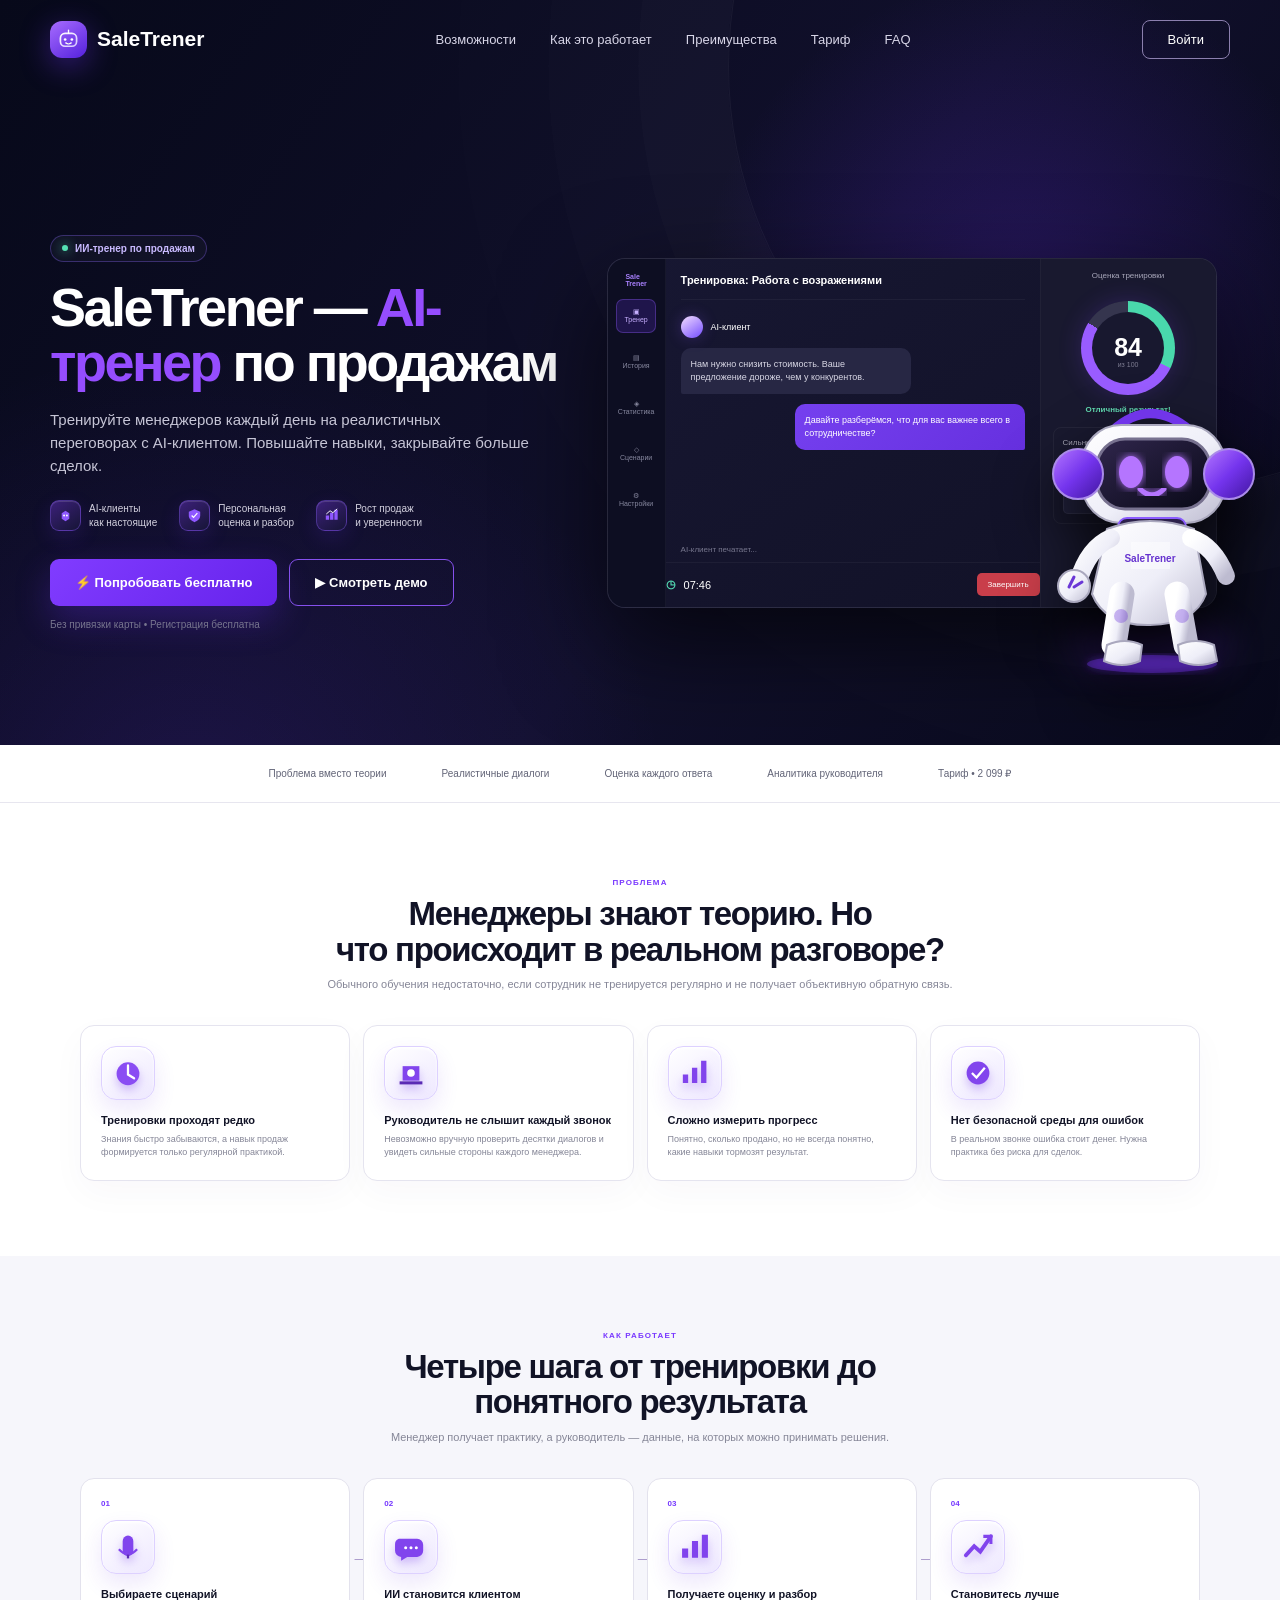
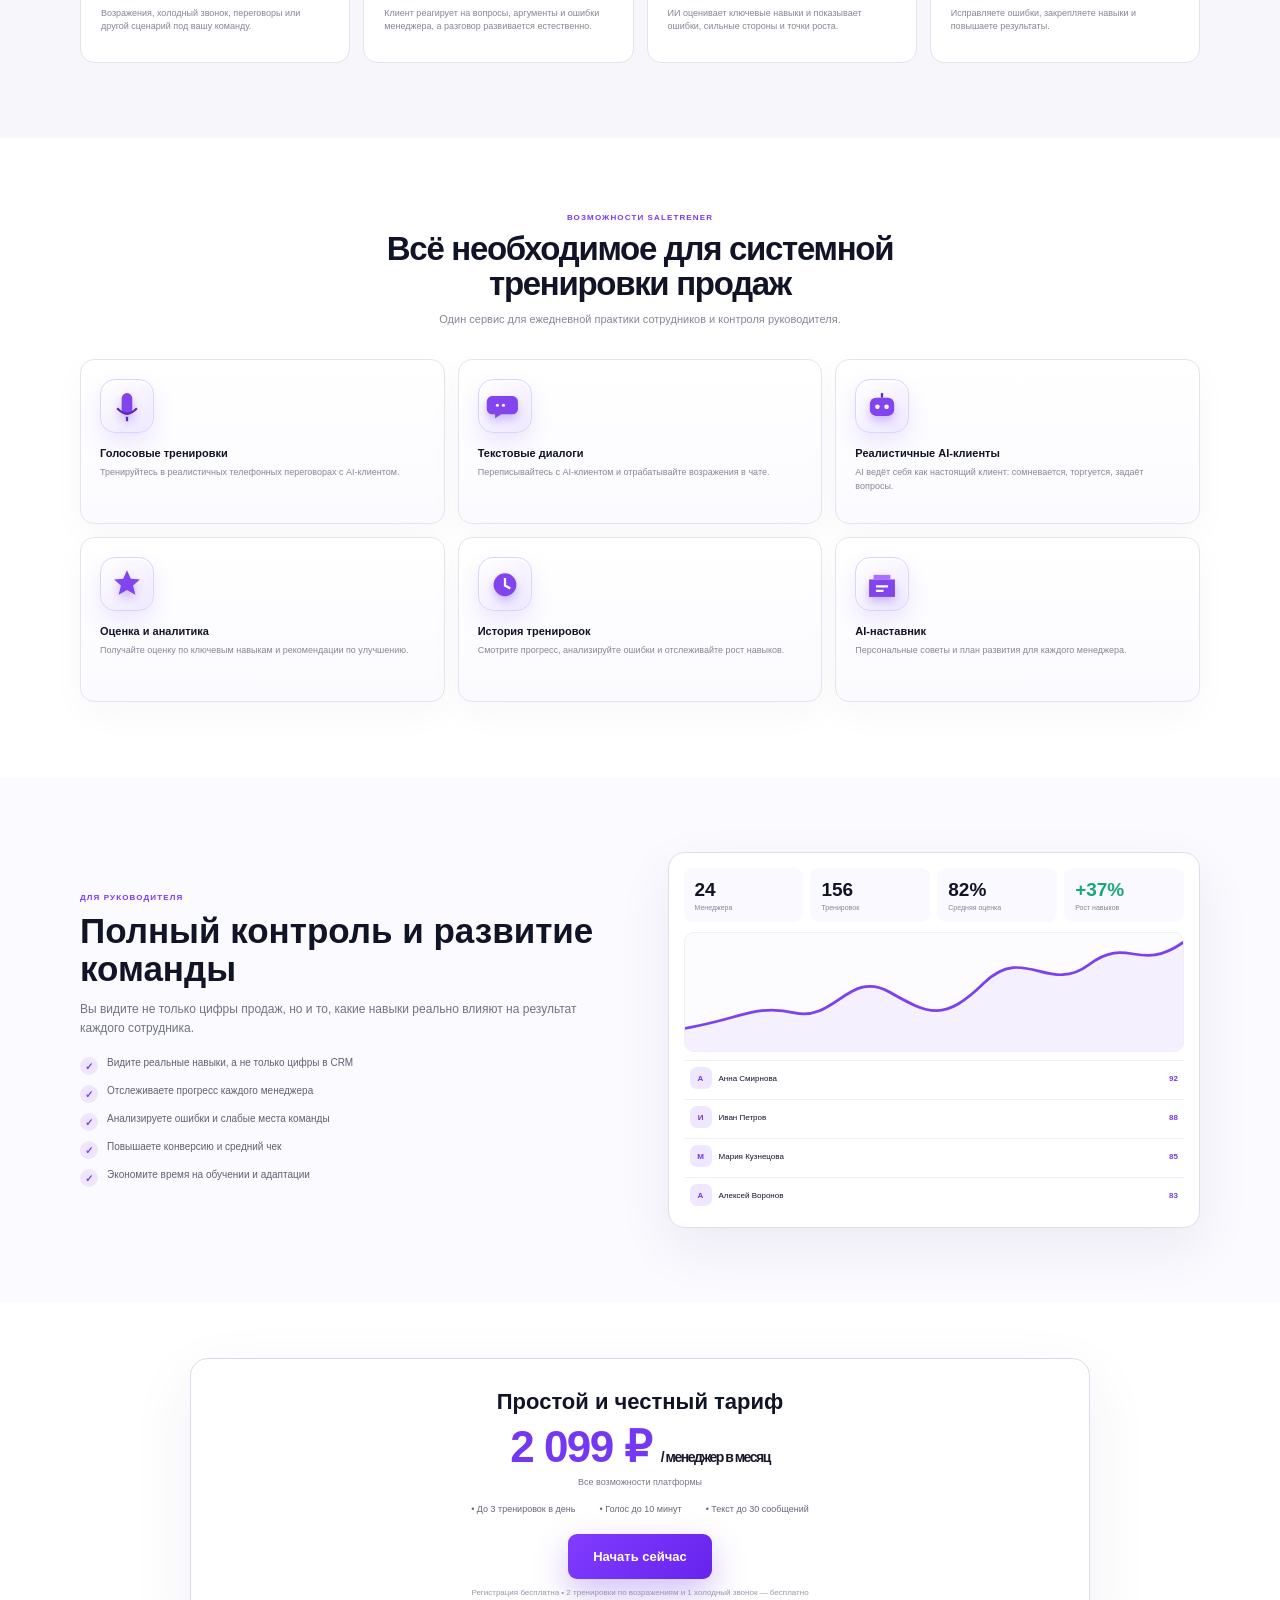
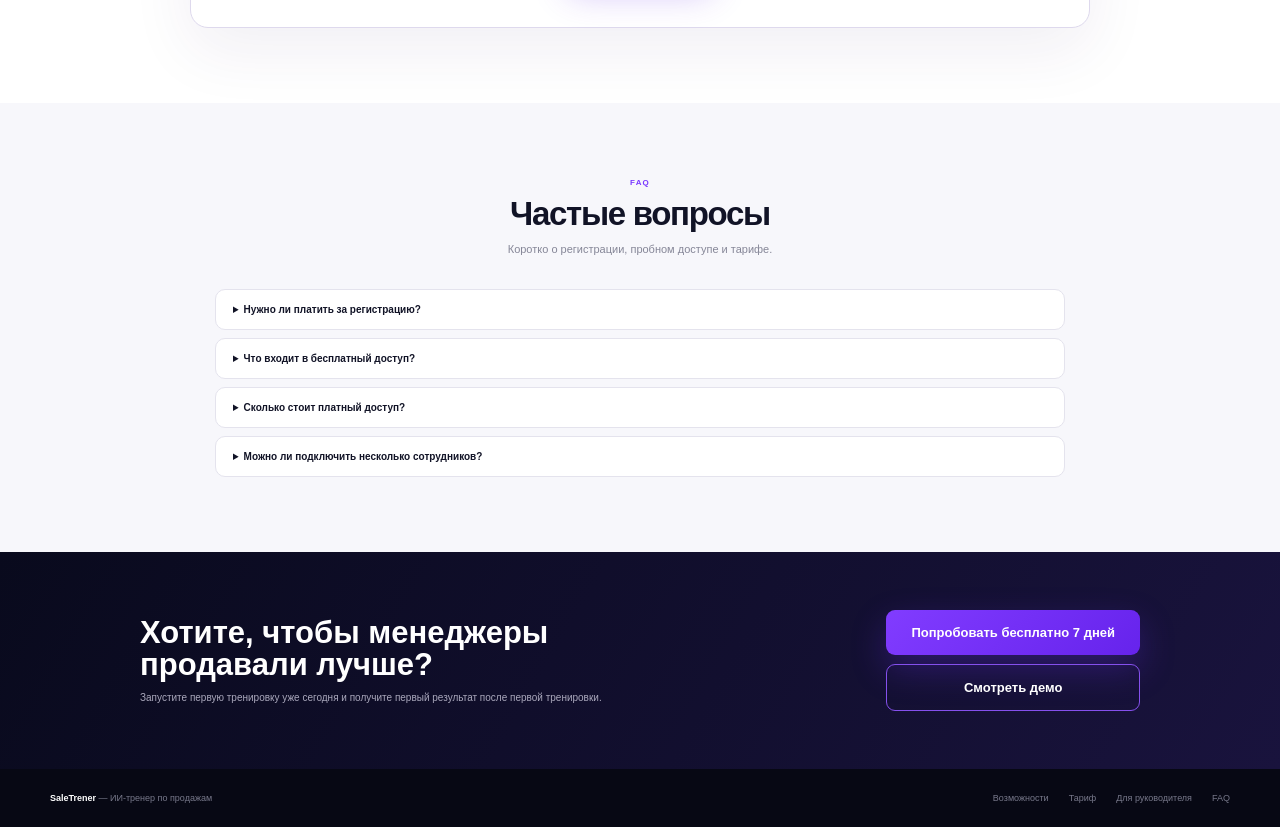
<file: landing/index.html>
<!doctype html>
<html lang="ru">
<head>
<meta charset="utf-8">
<meta name="viewport" content="width=device-width,initial-scale=1">
<title>SaleTrener — ИИ-тренер по продажам</title>
<meta name="description" content="SaleTrener — ИИ-тренер по продажам. Реалистичные переговоры с AI-клиентом, тренировка возражений, холодных звонков и аналитика для руководителей.">
<link rel="canonical" href="https://sale-trener.ru/">
<meta property="og:type" content="website"><meta property="og:url" content="https://sale-trener.ru/"><meta property="og:title" content="SaleTrener — ИИ-тренер по продажам"><meta property="og:description" content="Тренируйте менеджеров на реалистичных диалогах с AI-клиентом и получайте объективную оценку навыков.">
<meta name="theme-color" content="#08091d">
<style>
*{box-sizing:border-box}html{scroll-behavior:smooth}body{margin:0;font-family:Inter,Arial,sans-serif;color:#111326;background:#fff}a{text-decoration:none;color:inherit}.wrap{width:min(1180px,calc(100% - 64px));margin:auto}
header{position:absolute;inset:0 0 auto;z-index:50}.nav{height:78px;display:flex;align-items:center;justify-content:space-between}.brand{display:flex;align-items:center;gap:10px;color:#fff;font-size:21px;font-weight:850}.brandmark{width:37px;height:37px;border-radius:12px;background:linear-gradient(145deg,#a76cff,#5421dc);box-shadow:0 8px 30px #7435ff66;display:grid;place-items:center}.brandmark svg{width:27px}.navlinks{display:flex;gap:34px;color:#d8d6e8;font-size:13px}.navlinks a:hover{color:#fff}.nav-cta{border:1px solid #8b7fae;border-radius:8px;padding:11px 25px;color:#fff;font-size:13px}.btn{display:inline-flex;align-items:center;justify-content:center;border-radius:9px;padding:15px 25px;font-size:13px;font-weight:800;transition:.2s}.primary{background:linear-gradient(135deg,#813cff,#6623ec);color:#fff;box-shadow:0 14px 35px #662ee74d}.primary:hover{transform:translateY(-2px);box-shadow:0 18px 40px #662ee766}.ghost{border:1px solid #8550ed;color:#fff}.ghost:hover{background:#fff;color:#17152d}
.hero{min-height:675px;color:#fff;position:relative;overflow:hidden;background:radial-gradient(circle at 80% 40%,#632be744,transparent 29%),radial-gradient(circle at 15% 110%,#7138ff25,transparent 35%),linear-gradient(125deg,#07091a,#11102c 58%,#08091b)}.hero:before{content:"";position:absolute;width:850px;height:850px;right:-300px;top:-360px;border:1px solid #ffffff0d;border-radius:50%;box-shadow:0 0 0 90px #ffffff03,0 0 0 180px #ffffff02,0 0 0 270px #ffffff01}.hero-grid{padding-top:120px;display:grid;grid-template-columns:44% 56%;gap:12px;align-items:center}.eyebrow{display:inline-flex;align-items:center;gap:7px;padding:7px 11px;border:1px solid #8c68ff55;background:#ffffff08;border-radius:99px;color:#c9baff;font-size:10px;font-weight:800}.dot{width:6px;height:6px;border-radius:50%;background:#55e0b3;box-shadow:0 0 12px #55e0b3}.hero h1{font-size:54px;line-height:1.02;letter-spacing:-2.5px;margin:18px 0}.hero h1 span{color:#954dff}.hero-copy{max-width:480px;color:#c6c5d6;font-size:15px;line-height:1.55}.hero-points{display:flex;gap:22px;margin-top:23px}.point{display:flex;align-items:center;gap:8px;color:#d2d0de;font-size:10px;line-height:1.35}.mini3d{width:31px;height:31px;border-radius:9px;background:linear-gradient(145deg,#3c207a,#161536);border:1px solid #8c5cff66;box-shadow:inset 0 1px #ffffff22,0 7px 20px #6e32ff25;display:grid;place-items:center}.mini3d svg{width:19px;height:19px}.hero-actions{display:flex;gap:12px;margin-top:28px;flex-wrap:wrap}.hero-note{font-size:10px;color:#77758e;margin-top:13px}.hero-visual{height:475px;position:relative;display:flex;align-items:center;justify-content:center}.dashboard{width:610px;height:350px;border:1px solid #ffffff18;border-radius:18px;background:linear-gradient(145deg,#171732,#111126);box-shadow:0 35px 100px #000a;display:grid;grid-template-columns:58px 1fr 176px;overflow:hidden;position:relative;z-index:2}.dash-side{background:#0d0e22;border-right:1px solid #ffffff0b;padding:14px 8px;display:flex;flex-direction:column;align-items:center;gap:12px}.dash-logo{font-size:7px;color:#a981ff;font-weight:900}.dash-item{width:40px;height:34px;border-radius:7px;color:#87889f;font-size:7px;display:grid;place-items:center;text-align:center}.dash-item.active{color:#c7afff;background:#7138ff30;border:1px solid #925fff55}.dialog{padding:15px;position:relative}.dialog-title{font-size:11px;font-weight:800;padding-bottom:13px;border-bottom:1px solid #ffffff0b}.client{display:flex;align-items:center;gap:8px;margin-top:16px;font-size:9px}.face{width:22px;height:22px;border-radius:50%;background:linear-gradient(145deg,#f3dcff,#724cff);box-shadow:0 0 15px #8956ff44}.bubble{margin-top:10px;max-width:230px;padding:10px;border-radius:10px 10px 10px 2px;background:#272744;color:#d8d7e5;font-size:9px;line-height:1.45}.bubble.you{margin-left:auto;border-radius:10px 10px 2px 10px;background:linear-gradient(135deg,#7540ef,#6630df);color:#fff}.typing{position:absolute;bottom:53px;color:#77778e;font-size:8px}.timer{position:absolute;bottom:0;left:0;right:0;height:45px;border-top:1px solid #ffffff0b;display:flex;align-items:center;gap:8px;font-size:11px}.timer b{color:#55dfb5}.finish{margin-left:auto;background:#c93e4a;border-radius:5px;padding:7px 11px;font-size:8px}.score{padding:12px;background:#19192f;border-left:1px solid #ffffff09}.score-title{text-align:center;font-size:8px;color:#aaa9bc}.ring{width:94px;height:94px;margin:21px auto 10px;border-radius:50%;background:conic-gradient(#49d8ac 0 32%,#995cff 32% 84%,#35354e 84%);display:grid;place-items:center;position:relative;box-shadow:0 0 25px #8146ff33}.ring:after{content:"";position:absolute;width:72px;height:72px;border-radius:50%;background:#18182f}.ring strong{z-index:1;font-size:25px}.ring small{z-index:1;position:absolute;margin-top:34px;color:#7d7c91;font-size:7px}.great{text-align:center;color:#61dbb0;font-size:8px;font-weight:800}.details{margin-top:13px;border:1px solid #ffffff0d;border-radius:8px;padding:9px;color:#aaa9b9;font-size:8px;line-height:1.45}.details button{width:100%;margin-top:8px;padding:6px;border-radius:5px;border:1px solid #ffffff13;background:#252543;color:#fff;font-size:8px}
/* 3D mascot */
.mascot{position:absolute;right:-18px;bottom:-8px;width:220px;height:300px;z-index:8;filter:drop-shadow(0 28px 28px #000b);animation:float 4.5s ease-in-out infinite}.mascot svg{width:100%;height:100%;overflow:visible}@keyframes float{0%,100%{transform:translateY(0) rotate(0)}50%{transform:translateY(-8px) rotate(-1deg)}}.mascot-glow{position:absolute;width:160px;height:45px;right:12px;bottom:0;border-radius:50%;background:#7a35ff55;filter:blur(18px)}
.anchorbar{height:58px;border-bottom:1px solid #e7e6ef;display:flex;align-items:center;justify-content:center;gap:55px;font-size:10px;color:#626477;background:#fff}.anchorbar a:hover{color:#7337f5}section{padding:75px 0}.kicker{text-align:center;color:#7938ff;text-transform:uppercase;letter-spacing:.14em;font-size:8px;font-weight:900}.title{text-align:center;font-size:33px;line-height:1.08;letter-spacing:-1.3px;margin:9px 0}.sub{text-align:center;color:#858697;font-size:11px;line-height:1.5;max-width:680px;margin:0 auto 32px}
.problem{background:#fff}.problem-grid{display:grid;grid-template-columns:repeat(4,1fr);gap:13px;max-width:1120px;margin:auto}.card{border:1px solid #e5e4ef;border-radius:14px;background:#fff;padding:20px;box-shadow:0 12px 35px #32205a08}.icon3d{width:54px;height:54px;border-radius:15px;background:linear-gradient(145deg,#fff,#eee8ff);border:1px solid #ddd1ff;box-shadow:inset 0 2px 3px #fff,0 10px 22px #6631e61c;display:grid;place-items:center;margin-bottom:14px}.icon3d svg{width:38px;height:38px;filter:drop-shadow(0 5px 5px #7036e84d)}.card h3{font-size:11px;margin:0 0 7px}.card p{font-size:9px;color:#858697;line-height:1.5;margin:0}
.how{background:#f6f6fb}.steps{display:grid;grid-template-columns:repeat(4,1fr);gap:13px;max-width:1120px;margin:auto}.step{background:#fff;border:1px solid #e3e2ed;border-radius:14px;padding:20px;min-height:185px;position:relative}.step:after{content:"→";position:absolute;right:-23px;top:67px;color:#a797c9;font-size:22px}.step:last-child:after{display:none}.stepnum{font-size:8px;font-weight:900;color:#7537ff}.step .icon3d{margin-top:12px}.step h3{font-size:11px;margin:0 0 7px}.step p{font-size:9px;color:#858697;line-height:1.5;margin:0}
.features{background:#fff}.feature-grid{display:grid;grid-template-columns:repeat(3,1fr);gap:13px;max-width:1120px;margin:auto}.feature{border:1px solid #e4e3ee;border-radius:14px;padding:19px;min-height:165px;background:linear-gradient(180deg,#fff,#fbfbff);box-shadow:0 12px 35px #32205a08}.feature h3{font-size:11px;margin:0 0 7px}.feature p{font-size:9px;color:#858697;line-height:1.5;margin:0}
.manager{background:#fafaff}.manager-grid{display:grid;grid-template-columns:1fr 1fr;gap:55px;align-items:center;max-width:1120px;margin:auto}.manager-copy .kicker{text-align:left}.manager-copy h2{text-align:left;font-size:35px;line-height:1.08;margin:10px 0}.manager-copy>p{font-size:12px;color:#707286;line-height:1.55}.checks{display:grid;gap:10px;margin-top:20px}.check{display:flex;gap:9px;font-size:10px;color:#5f6172}.check b{width:18px;height:18px;border-radius:50%;background:#eee6ff;color:#7538ff;display:grid;place-items:center;flex:0 0 18px}.manager-card{background:#fff;border:1px solid #e1deec;border-radius:16px;padding:15px;box-shadow:0 20px 55px #33205d12}.metrics{display:grid;grid-template-columns:repeat(4,1fr);gap:7px}.metric{background:#faf9ff;border-radius:9px;padding:11px}.metric strong{font-size:19px}.metric span{display:block;font-size:7px;color:#858697;margin-top:3px}.chart{height:120px;margin-top:10px;border:1px solid #eeeef5;border-radius:10px;background:#fcfcff;overflow:hidden}.chart svg{width:100%;height:100%}.leaders{display:grid;gap:4px;margin-top:8px}.leader{display:flex;align-items:center;gap:7px;padding:6px;border-top:1px solid #f0f0f5;font-size:8px}.avatar{width:22px;height:22px;border-radius:7px;background:#eee7ff;color:#7139d7;display:grid;place-items:center;font-weight:900}.leader span:nth-child(2){flex:1}.leader b{color:#7438f2}
.pricing{background:#fff;padding-top:55px}.price-wrap{max-width:900px;margin:auto;position:relative}.price-card{border:1px solid #ded9ed;border-radius:18px;background:#fff;box-shadow:0 22px 65px #33205d12;text-align:center;padding:30px}.price-card h2{font-size:22px;margin:0 0 6px}.price{font-size:44px;font-weight:900;color:#7438f3;letter-spacing:-1.5px}.price small{font-size:14px;color:#171729}.price-desc{font-size:9px;color:#77798a;margin:5px 0 17px}.limits{display:flex;justify-content:center;gap:24px;flex-wrap:wrap;font-size:9px;color:#656779;margin-bottom:20px}.price-note{font-size:8px;color:#9697a5;margin-top:9px}.faq{background:#f7f7fb}.faq-list{max-width:850px;margin:auto;display:grid;gap:8px}.faq-item{background:#fff;border:1px solid #e4e3ed;border-radius:10px;padding:14px 17px}.faq-item summary{cursor:pointer;font-size:10px;font-weight:800}.faq-item p{font-size:9px;color:#77798a;line-height:1.5;margin:9px 0 0}.cta{background:linear-gradient(120deg,#090a1d,#19133d);color:#fff;padding:58px 0;position:relative;overflow:hidden}.cta-box{max-width:1000px;margin:auto;display:grid;grid-template-columns:1fr auto;gap:30px;align-items:center}.cta h2{font-size:31px;line-height:1.06;margin:0 0 8px}.cta p{font-size:10px;color:#aaa8bc;margin:0;line-height:1.5}.cta-actions{display:grid;gap:9px;min-width:210px}footer{background:#070814;color:#77788a;padding:24px 0}.footer{display:flex;justify-content:space-between;gap:20px;font-size:9px}.footer strong{color:#fff}.footer-links{display:flex;gap:20px}
@media(max-width:1000px){.wrap{width:min(100% - 36px,1180px)}.navlinks{display:none}.hero-grid{grid-template-columns:1fr;padding-top:105px}.hero{padding-bottom:30px}.hero-visual{height:430px}.dashboard{width:min(610px,100%)}.mascot{right:-4px}.problem-grid,.steps{grid-template-columns:1fr 1fr}.feature-grid{grid-template-columns:repeat(2,1fr)}.manager-grid{grid-template-columns:1fr}.manager-copy .kicker,.manager-copy h2{text-align:center}.anchorbar{overflow:auto;justify-content:flex-start;padding:0 20px;white-space:nowrap}.step:after{display:none}}
@media(max-width:600px){section{padding:55px 0}.hero h1{font-size:39px}.hero-copy{font-size:14px}.hero-points{gap:8px;justify-content:space-between}.point{font-size:8px}.hero-actions .btn{width:100%}.hero-visual{height:330px}.dashboard{height:250px;grid-template-columns:40px 1fr 120px}.dash-side{padding:9px 4px}.dash-item{width:31px;height:29px}.dialog{padding:10px}.score{padding:8px}.ring{width:65px;height:65px;margin:13px auto 7px}.ring:after{width:49px;height:49px}.ring strong{font-size:18px}.ring small{margin-top:29px}.bubble{font-size:7px}.mascot{width:150px;height:205px;right:-8px}.problem-grid,.steps,.feature-grid{grid-template-columns:1fr}.metrics{grid-template-columns:1fr 1fr}.cta-box{grid-template-columns:1fr;text-align:center}.cta-actions{max-width:260px;margin:auto}.footer{flex-direction:column}.footer-links{flex-wrap:wrap}}
</style>
</head>
<body>
<header><div class="wrap nav"><a class="brand" href="#top"><span class="brandmark"><svg viewBox="0 0 40 40"><defs><linearGradient id="bm" x1="0" y1="0" x2="1" y2="1"><stop stop-color="#fff"/><stop offset="1" stop-color="#d5c5ff"/></linearGradient></defs><rect x="8" y="11" width="24" height="19" rx="7" fill="none" stroke="url(#bm)" stroke-width="2.5"/><circle cx="15" cy="20" r="2" fill="#fff"/><circle cx="25" cy="20" r="2" fill="#fff"/><path d="M16 25q4 3 8 0M20 11V6" stroke="#fff" stroke-width="2" stroke-linecap="round"/></svg></span>SaleTrener</a><nav class="navlinks"><a href="#features">Возможности</a><a href="#how">Как это работает</a><a href="#manager">Преимущества</a><a href="#pricing">Тариф</a><a href="#faq">FAQ</a></nav><a class="nav-cta" href="https://app.sale-trener.ru">Войти</a></div></header>
<main id="top">
<section class="hero"><div class="wrap hero-grid"><div><span class="eyebrow"><i class="dot"></i> ИИ-тренер по продажам</span><h1>SaleTrener — <span>AI-тренер</span> по продажам</h1><p class="hero-copy">Тренируйте менеджеров каждый день на реалистичных переговорах с AI-клиентом. Повышайте навыки, закрывайте больше сделок.</p><div class="hero-points"><div class="point"><i class="mini3d"><svg viewBox="0 0 40 40"><path d="M12 27V15l8-5 8 5v12l-8 5z" fill="#8f58ff"/><circle cx="17" cy="20" r="2" fill="#fff"/><circle cx="23" cy="20" r="2" fill="#fff"/></svg></i>AI-клиенты<br>как настоящие</div><div class="point"><i class="mini3d"><svg viewBox="0 0 40 40"><path d="M20 7l12 5v8c0 7-5 11-12 14C13 31 8 27 8 20v-8z" fill="#8f58ff"/><path d="m14 20 4 4 8-9" fill="none" stroke="#fff" stroke-width="2.5"/></svg></i>Персональная<br>оценка и разбор</div><div class="point"><i class="mini3d"><svg viewBox="0 0 40 40"><path d="M8 29V20h7v9zm9 0V14h7v15zm9 0V8h7v21z" fill="#8f58ff"/><path d="m9 17 8-7 6 4 9-8" fill="none" stroke="#fff" stroke-width="2"/></svg></i>Рост продаж<br>и уверенности</div></div><div class="hero-actions"><a class="btn primary" href="https://app.sale-trener.ru">⚡ Попробовать бесплатно</a><a class="btn ghost" href="#how">▶ Смотреть демо</a></div><div class="hero-note">Без привязки карты • Регистрация бесплатна</div></div>
<div class="hero-visual"><div class="dashboard"><div class="dash-side"><div class="dash-logo">Sale<br>Trener</div><div class="dash-item active">▣<br>Тренер</div><div class="dash-item">▤<br>История</div><div class="dash-item">◈<br>Статистика</div><div class="dash-item">◇<br>Сценарии</div><div class="dash-item">⚙<br>Настройки</div></div><div class="dialog"><div class="dialog-title">Тренировка: Работа с возражениями</div><div class="client"><span class="face"></span>AI-клиент</div><div class="bubble">Нам нужно снизить стоимость. Ваше предложение дороже, чем у конкурентов.</div><div class="bubble you">Давайте разберёмся, что для вас важнее всего в сотрудничестве?</div><div class="typing">AI-клиент печатает...</div><div class="timer"><b>◷</b> 07:46 <span class="finish">Завершить</span></div></div><div class="score"><div class="score-title">Оценка тренировки</div><div class="ring"><strong>84</strong><small>из 100</small></div><div class="great">Отличный результат!</div><div class="details">Сильные стороны<br>✓ Выявляет потребности<br>✓ Работает с возражениями<br>✓ Держит контроль диалога<button>Посмотреть разбор</button></div></div></div>
<div class="mascot-glow"></div><div class="mascot"><svg viewBox="0 0 220 300"><defs><linearGradient id="white" x1="0" y1="0" x2="1" y2="1"><stop stop-color="#fff"/><stop offset=".55" stop-color="#eeeef8"/><stop offset="1" stop-color="#bdbbd0"/></linearGradient><linearGradient id="purple" x1="0" y1="0" x2="1" y2="1"><stop stop-color="#b477ff"/><stop offset=".5" stop-color="#7434ed"/><stop offset="1" stop-color="#40159e"/></linearGradient><linearGradient id="dark" x1="0" y1="0" x2="1" y2="1"><stop stop-color="#30264d"/><stop offset="1" stop-color="#090917"/></linearGradient><filter id="glow"><feGaussianBlur stdDeviation="4" result="b"/><feMerge><feMergeNode in="b"/><feMergeNode in="SourceGraphic"/></feMerge></filter></defs>
<ellipse cx="112" cy="286" rx="65" ry="9" fill="#7c38ff55" filter="url(#glow)"/><path d="M72 53Q110 18 151 53" fill="none" stroke="#7135e9" stroke-width="9" stroke-linecap="round"/><rect x="42" y="47" width="143" height="98" rx="39" fill="url(#white)" stroke="#aaa8be" stroke-width="2"/><rect x="57" y="61" width="113" height="70" rx="28" fill="url(#dark)" stroke="#77718f" stroke-width="3"/><ellipse cx="91" cy="94" rx="12" ry="16" fill="#b574ff" filter="url(#glow)"/><ellipse cx="137" cy="94" rx="12" ry="16" fill="#b574ff" filter="url(#glow)"/><path d="M100 111q12 12 24 0" fill="none" stroke="#b574ff" stroke-width="5" stroke-linecap="round" filter="url(#glow)"/><circle cx="38" cy="96" r="25" fill="url(#purple)" stroke="#aa8be9" stroke-width="2"/><circle cx="189" cy="96" r="25" fill="url(#purple)" stroke="#aa8be9" stroke-width="2"/><rect x="78" y="140" width="68" height="19" rx="9" fill="#2c214b" stroke="#8b5cff" stroke-width="2"/><path d="M67 151Q110 135 154 151l12 65q-11 30-56 31t-58-31z" fill="url(#white)" stroke="#aaa8be" stroke-width="2"/><path d="M91 164h39v27H91z" fill="#fff" opacity=".4"/><text x="110" y="184" text-anchor="middle" font-size="10" font-weight="900" fill="#6633cf">SaleTrener</text><path d="M71 160Q48 170 38 204" fill="none" stroke="url(#white)" stroke-width="18" stroke-linecap="round"/><path d="M151 160Q174 168 186 198" fill="none" stroke="url(#white)" stroke-width="18" stroke-linecap="round"/><circle cx="34" cy="208" r="16" fill="url(#white)" stroke="#aaa8be" stroke-width="2"/><path d="M29 209l5-10m0 10 8-5" stroke="#6b37d6" stroke-width="3" stroke-linecap="round"/><path d="M82 216l-8 51" stroke="url(#white)" stroke-width="25" stroke-linecap="round"/><path d="M137 216l9 51" stroke="url(#white)" stroke-width="25" stroke-linecap="round"/><path d="M67 267q18-8 35 0l-2 16q-18 8-36 0z" fill="url(#white)" stroke="#aaa8be" stroke-width="2"/><path d="M138 267q18-8 36 0l3 16q-19 8-37 0z" fill="url(#white)" stroke="#aaa8be" stroke-width="2"/><circle cx="81" cy="238" r="7" fill="#6e35d9" opacity=".35"/><circle cx="142" cy="238" r="7" fill="#6e35d9" opacity=".35"/></svg></div></div></div></section>
<div class="anchorbar"><a href="#problem">Проблема вместо теории</a><a href="#how">Реалистичные диалоги</a><a href="#features">Оценка каждого ответа</a><a href="#manager">Аналитика руководителя</a><a href="#pricing">Тариф • 2 099 ₽</a></div>
<section class="problem" id="problem"><div class="wrap"><div class="kicker">Проблема</div><h2 class="title">Менеджеры знают теорию. Но<br>что происходит в реальном разговоре?</h2><p class="sub">Обычного обучения недостаточно, если сотрудник не тренируется регулярно и не получает объективную обратную связь.</p><div class="problem-grid">
<div class="card"><div class="icon3d"><svg viewBox="0 0 50 50"><circle cx="25" cy="26" r="15" fill="#8a4df3"/><path d="M25 15v12l8 5" fill="none" stroke="#fff" stroke-width="3" stroke-linecap="round"/></svg></div><h3>Тренировки проходят редко</h3><p>Знания быстро забываются, а навык продаж формируется только регулярной практикой.</p></div>
<div class="card"><div class="icon3d"><svg viewBox="0 0 50 50"><path d="M14 35V16h22v19" fill="#8245ed"/><path d="M10 38h30" stroke="#5a2bb4" stroke-width="4"/><circle cx="25" cy="25" r="5" fill="#fff"/></svg></div><h3>Руководитель не слышит каждый звонок</h3><p>Невозможно вручную проверить десятки диалогов и увидеть сильные стороны каждого менеджера.</p></div>
<div class="card"><div class="icon3d"><svg viewBox="0 0 50 50"><path d="M9 38V27h7v11zm12 0V18h7v20zm12 0V9h7v29z" fill="#8144ec"/></svg></div><h3>Сложно измерить прогресс</h3><p>Понятно, сколько продано, но не всегда понятно, какие навыки тормозят результат.</p></div>
<div class="card"><div class="icon3d"><svg viewBox="0 0 50 50"><circle cx="25" cy="25" r="15" fill="#8245ed"/><path d="m17 25 6 6 11-13" fill="none" stroke="#fff" stroke-width="3"/></svg></div><h3>Нет безопасной среды для ошибок</h3><p>В реальном звонке ошибка стоит денег. Нужна практика без риска для сделок.</p></div></div></div></section>
<section class="how" id="how"><div class="wrap"><div class="kicker">Как работает</div><h2 class="title">Четыре шага от тренировки до<br>понятного результата</h2><p class="sub">Менеджер получает практику, а руководитель — данные, на которых можно принимать решения.</p><div class="steps">
<div class="step"><div class="stepnum">01</div><div class="icon3d"><svg viewBox="0 0 50 50"><rect x="18" y="10" width="14" height="27" rx="7" fill="#8144ed"/><path d="M13 28q12 13 24 0" fill="none" stroke="#8144ed" stroke-width="3"/><path d="M25 40v-5" stroke="#5c2db5" stroke-width="3"/></svg></div><h3>Выбираете сценарий</h3><p>Возражения, холодный звонок, переговоры или другой сценарий под вашу команду.</p></div>
<div class="step"><div class="stepnum">02</div><div class="icon3d"><svg viewBox="0 0 50 50"><path d="M9 14h24a8 8 0 0 1 8 8v8a8 8 0 0 1-8 8H20l-8 5v-5a8 8 0 0 1-8-8v-8a8 8 0 0 1 5-8z" fill="#8144ed"/><circle cx="18" cy="26" r="2" fill="#fff"/><circle cx="25" cy="26" r="2" fill="#fff"/><circle cx="32" cy="26" r="2" fill="#fff"/></svg></div><h3>ИИ становится клиентом</h3><p>Клиент реагирует на вопросы, аргументы и ошибки менеджера, а разговор развивается естественно.</p></div>
<div class="step"><div class="stepnum">03</div><div class="icon3d"><svg viewBox="0 0 50 50"><path d="M8 39V27h8v12zm13 0V17h8v22zm13 0V9h8v30z" fill="#8144ed"/></svg></div><h3>Получаете оценку и разбор</h3><p>ИИ оценивает ключевые навыки и показывает ошибки, сильные стороны и точки роста.</p></div>
<div class="step"><div class="stepnum">04</div><div class="icon3d"><svg viewBox="0 0 50 50"><path d="m9 36 11-12 8 7 14-20" fill="none" stroke="#8144ed" stroke-width="5" stroke-linecap="round"/><path d="M32 11h10v10" fill="none" stroke="#8144ed" stroke-width="4"/></svg></div><h3>Становитесь лучше</h3><p>Исправляете ошибки, закрепляете навыки и повышаете результаты.</p></div></div></div></section>
<section class="features" id="features"><div class="wrap"><div class="kicker">Возможности SaleTrener</div><h2 class="title">Всё необходимое для системной<br>тренировки продаж</h2><p class="sub">Один сервис для ежедневной практики сотрудников и контроля руководителя.</p><div class="feature-grid">
<div class="feature"><div class="icon3d"><svg viewBox="0 0 50 50"><rect x="18" y="8" width="14" height="29" rx="7" fill="#8144ed"/><path d="M12 28q13 14 26 0M25 39v6" fill="none" stroke="#5d2ab8" stroke-width="3"/></svg></div><h3>Голосовые тренировки</h3><p>Тренируйтесь в реалистичных телефонных переговорах с AI-клиентом.</p></div>
<div class="feature"><div class="icon3d"><svg viewBox="0 0 50 50"><path d="M8 12h27a7 7 0 0 1 7 7v10a7 7 0 0 1-7 7H20l-8 5v-5H8a7 7 0 0 1-7-7V19a7 7 0 0 1 7-7z" fill="#8144ed"/><circle cx="15" cy="24" r="2" fill="#fff"/><circle cx="23" cy="24" r="2" fill="#fff"/></svg></div><h3>Текстовые диалоги</h3><p>Переписывайтесь с AI-клиентом и отрабатывайте возражения в чате.</p></div>
<div class="feature"><div class="icon3d"><svg viewBox="0 0 50 50"><rect x="9" y="14" width="32" height="24" rx="8" fill="#8144ed"/><circle cx="19" cy="26" r="3" fill="#fff"/><circle cx="31" cy="26" r="3" fill="#fff"/><path d="M25 14V8" stroke="#5d2ab8" stroke-width="3"/></svg></div><h3>Реалистичные AI-клиенты</h3><p>AI ведёт себя как настоящий клиент: сомневается, торгуется, задаёт вопросы.</p></div>
<div class="feature"><div class="icon3d"><svg viewBox="0 0 50 50"><path d="m25 7 5 11 12 1-9 8 3 12-11-6-11 6 3-12-9-8 12-1z" fill="#8144ed"/></svg></div><h3>Оценка и аналитика</h3><p>Получайте оценку по ключевым навыкам и рекомендации по улучшению.</p></div>
<div class="feature"><div class="icon3d"><svg viewBox="0 0 50 50"><circle cx="25" cy="26" r="15" fill="#8144ed"/><path d="M25 17v10l7 4" fill="none" stroke="#fff" stroke-width="3"/></svg></div><h3>История тренировок</h3><p>Смотрите прогресс, анализируйте ошибки и отслеживайте рост навыков.</p></div>
<div class="feature"><div class="icon3d"><svg viewBox="0 0 50 50"><path d="M8 19h34v23H8z" fill="#8144ed"/><path d="M14 19V13h22v6" fill="#a96fff"/><path d="M17 28h16M17 34h10" stroke="#fff" stroke-width="3"/></svg></div><h3>AI-наставник</h3><p>Персональные советы и план развития для каждого менеджера.</p></div></div></div></section>
<section class="manager" id="manager"><div class="wrap manager-grid"><div class="manager-copy"><div class="kicker">Для руководителя</div><h2>Полный контроль и развитие команды</h2><p>Вы видите не только цифры продаж, но и то, какие навыки реально влияют на результат каждого сотрудника.</p><div class="checks"><div class="check"><b>✓</b>Видите реальные навыки, а не только цифры в CRM</div><div class="check"><b>✓</b>Отслеживаете прогресс каждого менеджера</div><div class="check"><b>✓</b>Анализируете ошибки и слабые места команды</div><div class="check"><b>✓</b>Повышаете конверсию и средний чек</div><div class="check"><b>✓</b>Экономите время на обучении и адаптации</div></div></div><div class="manager-card"><div class="metrics"><div class="metric"><strong>24</strong><span>Менеджера</span></div><div class="metric"><strong>156</strong><span>Тренировок</span></div><div class="metric"><strong>82%</strong><span>Средняя оценка</span></div><div class="metric"><strong style="color:#16a878">+37%</strong><span>Рост навыков</span></div></div><div class="chart"><svg viewBox="0 0 500 130" preserveAspectRatio="none"><path d="M0 105C55 95 70 78 110 88S165 40 205 65 260 98 300 55 365 68 405 35 455 45 500 10" fill="none" stroke="#7b42ed" stroke-width="3"/><path d="M0 105C55 95 70 78 110 88S165 40 205 65 260 98 300 55 365 68 405 35 455 45 500 10L500 130 0 130Z" fill="#7b42ed10"/></svg></div><div class="leaders"><div class="leader"><span class="avatar">А</span><span>Анна Смирнова</span><b>92</b></div><div class="leader"><span class="avatar">И</span><span>Иван Петров</span><b>88</b></div><div class="leader"><span class="avatar">М</span><span>Мария Кузнецова</span><b>85</b></div><div class="leader"><span class="avatar">А</span><span>Алексей Воронов</span><b>83</b></div></div></div></div></section>
<section class="pricing" id="pricing"><div class="wrap price-wrap"><div class="price-card"><h2>Простой и честный тариф</h2><div class="price">2 099 ₽ <small>/ менеджер в месяц</small></div><div class="price-desc">Все возможности платформы</div><div class="limits"><span>• До 3 тренировок в день</span><span>• Голос до 10 минут</span><span>• Текст до 30 сообщений</span></div><a class="btn primary" href="https://app.sale-trener.ru">Начать сейчас</a><div class="price-note">Регистрация бесплатна • 2 тренировки по возражениям и 1 холодный звонок — бесплатно</div></div></div></section>
<section class="faq" id="faq"><div class="wrap"><div class="kicker">FAQ</div><h2 class="title">Частые вопросы</h2><p class="sub">Коротко о регистрации, пробном доступе и тарифе.</p><div class="faq-list"><details class="faq-item"><summary>Нужно ли платить за регистрацию?</summary><p>Нет. Регистрация компании бесплатна, банковская карта не требуется.</p></details><details class="faq-item"><summary>Что входит в бесплатный доступ?</summary><p>Руководитель получает 2 тренировки по работе с возражениями и 1 холодный звонок. История и отчёты сохраняются.</p></details><details class="faq-item"><summary>Сколько стоит платный доступ?</summary><p>2 099 ₽ за одно место в месяц. Руководитель также занимает одно оплачиваемое место.</p></details><details class="faq-item"><summary>Можно ли подключить несколько сотрудников?</summary><p>Да. При оплате руководитель выбирает количество мест и распределяет их между участниками команды.</p></details></div></div></section>
<section class="cta"><div class="wrap cta-box"><div><h2>Хотите, чтобы менеджеры<br>продавали лучше?</h2><p>Запустите первую тренировку уже сегодня и получите первый результат после первой тренировки.</p></div><div class="cta-actions"><a class="btn primary" href="https://app.sale-trener.ru">Попробовать бесплатно 7 дней</a><a class="btn ghost" href="#how">Смотреть демо</a></div></div></section>
</main><footer><div class="wrap footer"><div><strong>SaleTrener</strong> — ИИ-тренер по продажам</div><div class="footer-links"><a href="#features">Возможности</a><a href="#pricing">Тариф</a><a href="#manager">Для руководителя</a><a href="#faq">FAQ</a></div></div></footer>
</body></html>
</file>
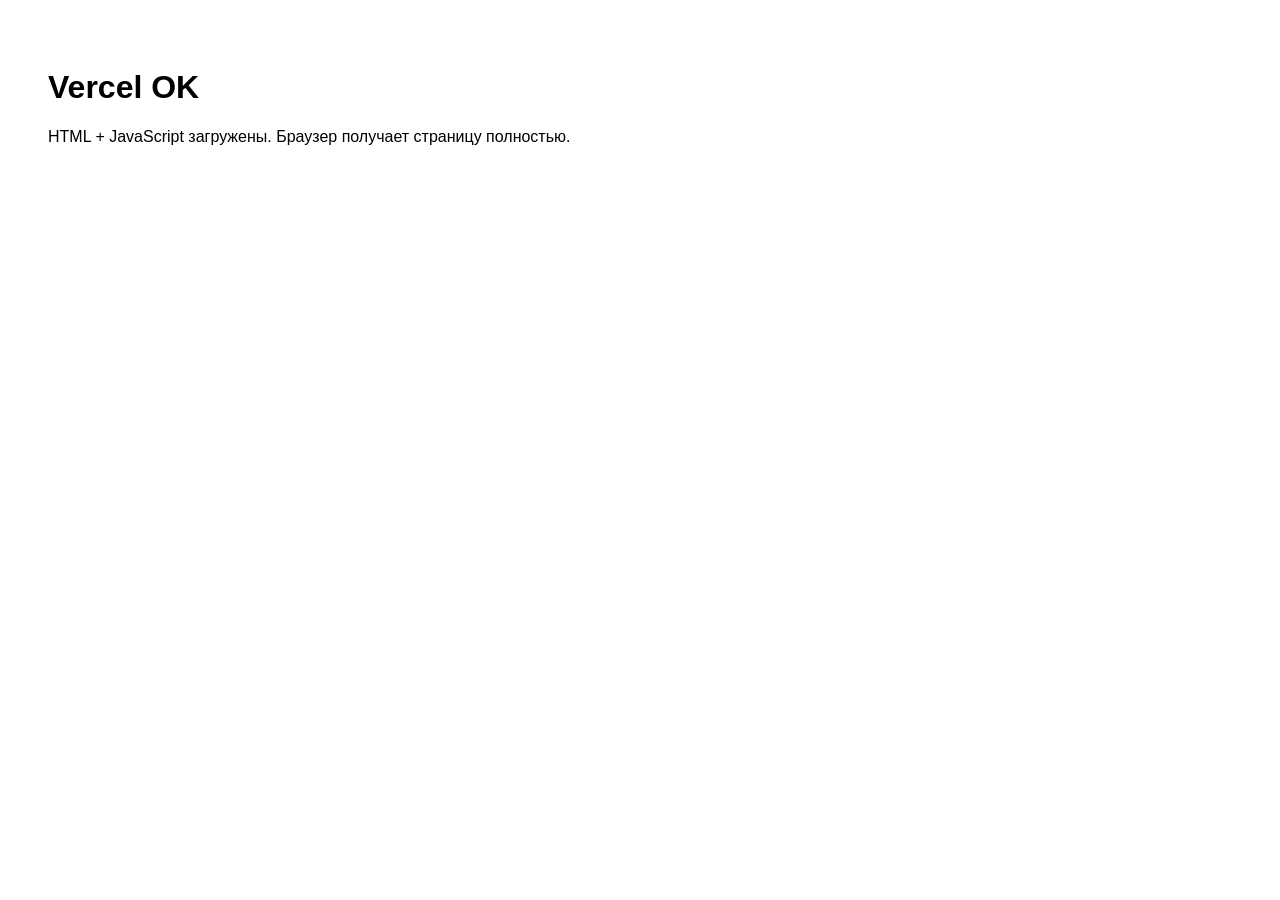
<file: browser-test.html>
<!doctype html><html lang="ru"><head><meta charset="utf-8"><meta name="viewport" content="width=device-width,initial-scale=1"><title>SaleTrening browser test</title></head><body style="font-family:Arial,sans-serif;padding:40px"><h1>Vercel OK</h1><p id="status">HTML загружен.</p><script>document.getElementById('status').textContent='HTML + JavaScript загружены. Браузер получает страницу полностью.';</script></body></html>
</file>
<file: assets/app.css>
/* Shared application styles. Preserve cascade order; page-specific home and auth styles load separately. */
* { box-sizing:border-box; }
html, body { margin:0;min-height:100%;font-family:Inter,ui-sans-serif,Arial,sans-serif; }
button, input, textarea, select { font:inherit; }
button { cursor:pointer; }
.hidden { display:none!important; }
.muted { color:var(--muted);font-size:13px; }
.primary { border:0;color:#fff;font-weight:750; }
.secondary { border:1px solid var(--line);padding:11px 16px;color:var(--text);font-weight:650; }
.secondary:hover { border-color:#cfcbe8;background:#faf9ff; }
.logo { display:flex;align-items:center;gap:11px;font-weight:850;font-size:20px; }
.logo-b { width:42px;height:42px;border-radius:13px;overflow:hidden;display:block;flex:0 0 42px;box-shadow:0 8px 20px rgba(109,74,255,.22); }
.logo-b img { display:block;width:100%;height:100%; }
.auth:not(.auth-desktop) { min-height:100vh;display:grid;place-items:center;padding:24px; }
.auth-card { width:min(470px,100%);background:#fff;border:1px solid var(--line);padding:34px; }
.auth-brand { display:flex;justify-content:space-between;align-items:center; }
.auth-badge { font-size:11px;font-weight:800;color:var(--p);background:#eeeaff;padding:7px 10px;border-radius:99px; }
h1 { font-size:34px;line-height:1.08;margin:26px 0 9px; }
.sub { color:var(--muted);line-height:1.55; }
.field { margin:14px 0; }
.field label { display:block;font-size:13px;color:var(--muted);margin-bottom:7px; }
.field input, .field textarea, .field select { width:100%;border:1px solid var(--line);border-radius:12px;padding:12px 13px;outline:none;background:#fff; }
.auth-actions { display:flex;gap:10px;margin-top:18px; }
.auth-note { font-size:12px;color:var(--muted);margin-top:14px;line-height:1.45; }
.shell { min-height:100vh; }
.side { color:#fff;position:fixed;left:0;top:0;height:100vh;z-index:50;display:flex;flex-direction:column;overflow-y:auto; }
.nav { display:grid; }
.nav button { border:0;background:transparent;text-align:left; }
.side-bottom { margin-top:auto;padding-top:18px; }
.user-mini { font-size:12px;color:#aaa6b7;margin:0 10px 10px;line-height:1.5; }
.top { display:flex;justify-content:space-between;align-items:center;gap:18px; }
.top h2 { margin:0; }
.top-actions { display:flex;align-items:center; }
.pill { font-size:12px; }
.hero { display:grid; }
.hero-card { position:relative;overflow:hidden; }
.hero-card:after { content:"";position:absolute;border-radius:50%; }
.hero h3 { margin:0 0 8px; }
.hero-robot { position:absolute; }
.grid { display:grid;grid-template-columns:repeat(4,minmax(0,1fr)); }
.card { background:var(--card);border:1px solid var(--line); }
.metric { font-weight:850;margin-top:7px;letter-spacing:-1px; }
.metric-label { color:var(--muted); }
.section-head { display:flex;justify-content:space-between;align-items:center;gap:12px; }
.section h3 { margin:0; }
.scenario-grid { display:grid;grid-template-columns:repeat(3,minmax(0,1fr)); }
.scenario { display:flex;flex-direction:column;gap:12px; }
.scenario .grow { flex:1; }
.scenario-title { font-weight:800;margin:10px 0 6px; }
.tag { display:inline-block;font-size:11px;margin-right:5px; }
.quick-grid { display:grid;grid-template-columns:repeat(3,1fr); }
.quick { border:1px solid var(--line);background:#fff;text-align:left; }
.quick strong { display:block;margin-bottom:4px; }
.progress-card { display:flex;align-items:center;gap:18px; }
.ring { border-radius:50%;display:grid;place-items:center;background:conic-gradient(var(--p) var(--v),#ececf3 0);position:relative; }
.ring:after { content:"";position:absolute;inset:8px;background:#fff;border-radius:50%; }
.ring b { position:relative;z-index:1;font-size:18px; }
.bar { border-radius:99px;background:#eeeef3; }
.bar>i { display:block;height:100%;background:linear-gradient(90deg,var(--p),var(--p2));border-radius:99px; }
.chat { display:grid;grid-template-rows:1fr auto;background:#fff;border:1px solid var(--line);overflow:hidden; }
.messages { overflow:auto; }
.msg { max-width:78%;margin:8px 0;line-height:1.45; }
.msg.client { background:#fff;border:1px solid var(--line); }
.msg.manager { margin-left:auto; }
.composer { display:flex;gap:10px;border-top:1px solid var(--line); }
.composer textarea { flex:1;resize:none;border:1px solid var(--line);padding:12px;outline:none; }
.voice { width:46px;border:1px solid var(--line);border-radius:12px;background:#fff; }
.table { width:100%;border-collapse:collapse; }
.table th, .table td { border-bottom:1px solid var(--line);text-align:left;font-size:13px; }
.table th { color:var(--muted);font-weight:650; }
.empty { padding:40px;text-align:center;color:var(--muted);border:1px dashed var(--line);border-radius:16px; }
.toast { position:fixed;right:20px;bottom:20px;background:#191827;color:#fff;padding:12px 16px;border-radius:12px;z-index:20;box-shadow:0 12px 30px #0003; }
@media (max-width:1050px) {
.hero-robot { display:none; }
}
@media (max-width:760px) {
.shell { display:block; }
.side-bottom { margin-top:12px; }
.auth-actions { flex-direction:column; }
.chat { min-height:430px; }
.composer { flex-wrap:wrap; }
.composer textarea { min-width:0;width:100%;order:2; }
.composer .primary { flex:1; }
.table { display:block;overflow:auto;white-space:nowrap; }
}
.call-shell { max-width:900px;margin:auto;background:#171625;color:#fff;border-radius:24px;overflow:hidden;box-shadow:0 20px 60px #0002; }
.call-head { padding:26px 28px;text-align:center;background:linear-gradient(180deg,#232039,#171625); }
.call-status { font-size:12px;color:#aaa7b8;text-transform:uppercase;letter-spacing:.12em; }
.call-avatar { width:92px;height:92px;border-radius:50%;margin:16px auto 12px;display:grid;place-items:center;background:linear-gradient(135deg,#6d4aff,#9b83ff);font-size:38px; }
.call-name { font-size:22px;font-weight:800; }
.call-sub { color:#aaa7b8;margin-top:5px; }
.call-timer { font-variant-numeric:tabular-nums;margin-top:12px;color:#d9d5ff; }
.call-body { padding:22px; }
.call-live { min-height:150px;background:#232039;border:1px solid #3a3555;border-radius:18px;padding:18px; }
.call-live-label { font-size:11px;color:#aaa7b8;text-transform:uppercase; }
.call-live-text { font-size:20px;line-height:1.45;margin-top:8px; }
.call-controls { display:flex;justify-content:center;gap:14px;margin-top:22px;flex-wrap:wrap; }
.call-btn { border:0;border-radius:999px;min-width:58px;height:58px;padding:0 22px;background:#2c2745;color:#fff;font-weight:800; }
.call-btn.primary-call { background:#6d4aff; }
.call-btn.end-call { background:#d84d5b; }
.call-hint { text-align:center;color:#aaa7b8;font-size:13px;margin-top:14px; }
.call-transcript { margin-top:18px;max-height:230px;overflow:auto;background:#11101b;border-radius:16px;padding:14px; }
.call-transcript .msg { max-width:90%;background:transparent;border:0;color:#e9e7f4; }
.call-transcript .msg.manager { color:#c9bfff; }
.call-pulse { animation:callPulse 1.4s infinite; }
.call-muted { opacity:.65; }
@keyframes callPulse{0%,100%{box-shadow:0 0 0 0 #6d4aff55}50%{box-shadow:0 0 0 13px #6d4aff00}}
.call-mode { display:flex;align-items:center;justify-content:space-between;gap:14px;padding:14px 16px;margin-bottom:18px;border:1px solid var(--line);border-radius:16px;background:#faf9ff; }
.call-mode-copy { display:flex;align-items:center;gap:11px;min-width:0; }
.call-mode-icon { width:38px;height:38px;border-radius:11px;background:#eeeaff;color:var(--p);display:grid;place-items:center;font-weight:900;flex:0 0 38px; }
.call-mode-title { font-weight:800;font-size:14px; }
.call-mode-note { font-size:12px;color:var(--muted);margin-top:2px; }
.call-switch { position:relative;width:48px;height:28px;flex:0 0 48px; }
.call-switch input { position:absolute;opacity:0;width:0;height:0; }
.call-switch-track { position:absolute;inset:0;border-radius:999px;background:#d9d9e3;transition:.18s; }
.call-switch-track:after { content:"";position:absolute;width:22px;height:22px;left:3px;top:3px;border-radius:50%;background:#fff;box-shadow:0 2px 5px #0002;transition:.18s; }
.call-switch input:checked+.call-switch-track { background:var(--p); }
.call-switch input:checked+.call-switch-track:after { transform:translateX(20px); }
.call-switch input:focus-visible+.call-switch-track { outline:3px solid rgba(115,87,255,.25);outline-offset:2px; }
@media (max-width:600px) {
.call-mode { align-items:flex-start; }
.call-mode-copy { align-items:flex-start; }
.call-switch { margin-top:4px; }
}
:root { --p2:#9b86ff;--shadow:0 12px 32px rgba(25,20,55,.06); }
html { color:var(--text); }
body { letter-spacing:-.01em; }
.shell { grid-template-columns:264px minmax(0,1fr);background:var(--bg); }
.side { padding:22px 16px; }
.side .logo { padding:4px 10px 30px;font-size:21px;letter-spacing:-.4px; }
.side .logo-b { width:44px;height:44px;border-radius:14px;background:linear-gradient(135deg,#7357ff,#9b86ff);box-shadow:0 10px 24px rgba(115,87,255,.28); }
.nav { gap:6px; }
.nav button { padding:12px 14px;color:#aaa7b8;font-weight:650;transition:all .16s ease; }
.nav button.active { color:#fff; }
.nav button:hover { color:#fff;transform:translateX(1px); }
.top { margin-bottom:26px; }
.top h2 { font-size:30px;letter-spacing:-.9px; }
.top .muted { margin-top:5px; }
.top-actions { gap:10px; }
.pill { padding:8px 12px;border-radius:999px;font-weight:750; }
.hero { grid-template-columns:minmax(0,1.75fr) minmax(290px,.8fr);gap:18px;margin-bottom:20px; }
.hero-card { min-height:220px;padding:30px;border-radius:24px;background:linear-gradient(135deg,#fff 0%,#f6f2ff 100%);border:1px solid #e2dcfa;box-shadow:0 16px 42px rgba(71,48,150,.08); }
.hero-card:after { width:250px;height:250px;right:-95px;top:-105px;background:#7357ff10; }
.hero h3 { font-size:27px;letter-spacing:-.7px; }
.hero-robot { font-size:76px;right:30px;bottom:16px;filter:drop-shadow(0 12px 15px rgba(115,87,255,.15)); }
.grid { gap:16px; }
.card { border-radius:20px;padding:21px; }
.metric { font-size:33px; }
.metric-label { font-size:12px; }
.section { margin-top:25px; }
.section-head { margin-bottom:14px; }
.section h3 { font-size:18px;letter-spacing:-.25px; }
.scenario-grid { gap:16px; }
.scenario { min-height:220px;border-radius:20px;background:linear-gradient(180deg,#fff,#fcfbff); }
.scenario:hover { transform:translateY(-2px);box-shadow:0 13px 30px rgba(25,20,55,.075); }
.scenario-title { font-size:18px; }
.tag { padding:6px 9px;border-radius:999px; }
.quick-grid { gap:14px; }
.quick { border-radius:17px;padding:17px; }
.quick:hover { transform:translateY(-2px);box-shadow:0 10px 25px rgba(25,20,55,.06);background:#fcfbff; }
.primary { border-radius:13px;padding:12px 18px; }
.primary:hover { transform:translateY(-1px); }
.secondary { border-radius:13px;background:#fff; }
.progress-card { padding:22px; }
.ring { width:88px;height:88px; }
.bar { height:9px; }
.chat { height:590px;border-radius:20px;box-shadow:0 12px 35px rgba(25,20,55,.06); }
.messages { background:#faf9ff;padding:22px; }
.msg { border-radius:16px;padding:13px 15px; }
.msg.manager { background:#eeeaff; }
.composer { padding:14px;background:#fff; }
.composer textarea { border-radius:13px; }
.table { background:#fff;border-radius:16px;overflow:hidden; }
.table th, .table td { padding:14px; }
.auth:not(.auth-desktop) { background:radial-gradient(circle at 20% 20%,#eee9ff,transparent 38%),linear-gradient(135deg,#fafaff,#f2efff); }
.auth-card { border-radius:30px;box-shadow:0 25px 70px rgba(51,32,96,.12); }
input:focus, textarea:focus, select:focus { outline:none; }
@media (max-width:1050px) {
.shell { grid-template-columns:230px 1fr; }
}
@media (max-width:760px) {
.shell { grid-template-columns:1fr; }
.hero-card { min-height:0;padding:22px; }
.hero-robot { display:none; }
.card, .scenario { border-radius:17px; }
.chat { height:calc(100vh - 210px); }
}
@media (max-width:1050px) {
.content { overflow-x:hidden; }
}
@media (max-width:760px) {
.content { overflow-x:hidden; }
}
:root { --p:#7357ff;--p-hover:#6245e8;--p-soft:#eeeafe;--bg:#f7f7fb;--card:#fff;--text:#171827;--muted:#73768a;--line:#e5e6ee;--dark:#15131f;--dark2:#211d32;--good:#20b486;--danger:#d84d5b;--shadow-sm:0 4px 18px rgba(25,20,55,.045);--shadow-md:0 12px 32px rgba(25,20,55,.065)
; }
html, body { width:100%;max-width:100%;overflow-x:hidden; }
body { font-size:16px;line-height:1.5;-webkit-font-smoothing:antialiased; }
.shell { min-width:0; }
.side { width:250px;box-sizing:border-box; }
.content { width:calc(100% - 250px);max-width:none;margin-left:250px;min-width:0;box-sizing:border-box;overflow-x:hidden;padding:30px 34px 48px; }
.content>* { min-width:0;max-width:100%; }
.top { min-width:0; }
.top h2 { font-weight:800; }
.hero, .grid, .scenario-grid, .quick-grid { min-width:0; }
.hero>*, .grid>*, .scenario-grid>*, .quick-grid>* { min-width:0; }
.hero-card, .card, .scenario, .quick, .chat { min-width:0; }
.card:hover { transform:translateY(-1px);box-shadow:var(--shadow-md); }
.primary, .secondary, .quick, .call-btn { min-height:44px; }
button:focus-visible, input:focus-visible, textarea:focus-visible, select:focus-visible { outline:3px solid rgba(115,87,255,.28);outline-offset:2px
; }
.nav button { display:flex;align-items:center;gap:8px; }
.section { min-width:0; }
.metric { line-height:1.1; }
.hero h3, .scenario-title { line-height:1.2; }
.tag, .pill { white-space:normal;overflow-wrap:anywhere; }
.toast { max-width:min(420px,calc(100vw - 32px)); }
@media (max-width:1050px) {
.side { width:230px; }
.content { width:calc(100% - 230px);margin-left:230px;padding:26px; }
.hero { grid-template-columns:minmax(0,1fr); }
.grid { grid-template-columns:repeat(2,minmax(0,1fr)); }
.scenario-grid { grid-template-columns:repeat(2,minmax(0,1fr)); }
}
@media (max-width:760px) {
.side { position:relative;left:auto;top:auto;height:auto; }
.content { margin-left:0; }
.grid, .scenario-grid, .quick-grid { grid-template-columns:minmax(0,1fr); }
.top { align-items:flex-start;flex-direction:column; }
.top-actions { width:100%;flex-wrap:wrap; }
}
@media (prefers-reduced-motion:reduce) {
*, *:before, *:after { scroll-behavior:auto!important;animation-duration:.01ms!important;animation-iteration-count:1!important;transition-duration:.01ms!important; }
}
.dashboard-shell { min-width:0; }
.dash-head { display:flex;justify-content:space-between;align-items:flex-end;gap:24px;margin-bottom:24px; }
.eyebrow { font-size:11px;font-weight:800;letter-spacing:.14em;color:#7a6ee8;margin-bottom:9px; }
.dash-head h1 { margin:0;font-size:34px;line-height:1.08;letter-spacing:-1.1px;font-weight:850; }
.dash-head p { margin:8px 0 0;color:#73768a;font-size:14px; }
.dash-head-actions { display:flex;align-items:center;gap:10px;flex-wrap:wrap; }
.dash-main-cta { white-space:nowrap; }
.dashboard-hero { display:grid;grid-template-columns:minmax(0,1.5fr) minmax(330px,.9fr);gap:16px;margin-bottom:16px; }
.dashboard-hero-copy { position:relative;overflow:hidden;min-height:260px;padding:30px;border-radius:24px;background:linear-gradient(135deg,#181522 0%,#241d38 58%,#34265b 100%);color:#fff;box-shadow:0 18px 45px rgba(31,24,52,.16); }
.dashboard-hero-copy:after { content:"";position:absolute;width:310px;height:310px;border-radius:50%;right:-125px;top:-125px;background:rgba(115,87,255,.18);border:1px solid rgba(255,255,255,.08); }
.hero-kicker { display:flex;align-items:center;gap:8px;font-size:12px;color:#c9c3e6;font-weight:700; }
.status-dot { width:7px;height:7px;border-radius:50%;background:#38d6a2;box-shadow:0 0 0 5px rgba(56,214,162,.12); }
.dashboard-hero-copy h2 { position:relative;z-index:1;margin:22px 0 10px;font-size:31px;line-height:1.08;letter-spacing:-.9px; }
.dashboard-hero-copy h2 span { color:#b7a9ff; }
.dashboard-hero-copy p { position:relative;z-index:1;max-width:610px;color:#c6c1d5;line-height:1.55;margin:0; }
.hero-actions { position:relative;z-index:2;display:flex;gap:9px;flex-wrap:wrap;margin-top:22px; }
.hero-actions .secondary { background:rgba(255,255,255,.08);border-color:rgba(255,255,255,.15);color:#fff; }
.dashboard-hero-progress { padding:26px;border:1px solid #e3e2ed;border-radius:24px;background:#fff; }
.progress-top { display:flex;justify-content:space-between;gap:10px;font-size:13px;color:#73768a; }
.progress-top b { color:#171827; }
.progress-ring-wrap { display:flex;align-items:center;gap:18px;margin:27px 0 22px; }
.ring-large { width:104px;height:104px;flex:0 0 104px; }
.ring-large:after { inset:10px; }
.progress-ring-wrap strong { font-size:17px; }
.progress-ring-wrap p { font-size:12px;color:#85889a;line-height:1.45;margin:5px 0 0; }
.progress-bar { height:8px;border-radius:99px;background:#efeff4;overflow:hidden; }
.progress-bar i { display:block;height:100%;border-radius:99px;background:linear-gradient(90deg,#7357ff,#9b86ff); }
.stat-grid { display:grid;grid-template-columns:repeat(4,minmax(0,1fr));gap:12px;margin-bottom:22px; }
.stat-card { display:flex;align-items:center;gap:13px;padding:17px 18px;background:#fff;border:1px solid #e5e6ee;border-radius:17px;box-shadow:0 4px 16px rgba(25,20,55,.035); }
.stat-card span { display:block;color:#73768a;font-size:12px;margin-bottom:4px; }
.stat-card strong { display:block;font-size:25px;line-height:1;font-weight:850;letter-spacing:-.5px; }
.stat-icon { width:38px;height:38px;border-radius:12px;font-weight:850; }
.focus-grid { display:grid;grid-template-columns:repeat(3,minmax(0,1fr));gap:12px; }
.focus-card { display:grid;grid-template-columns:auto minmax(0,1fr) auto;align-items:center;gap:12px;text-align:left;border:1px solid #e5e6ee;background:#fff;border-radius:17px;padding:16px;min-width:0;cursor:pointer; }
.focus-card:hover { transform:translateY(-2px);box-shadow:0 12px 26px rgba(25,20,55,.07); }
.focus-card b { display:block;font-size:14px; }
.focus-card small { display:block;color:#73768a;font-size:12px;line-height:1.4;margin-top:4px; }
.focus-card i { font-style:normal;color:#7357ff;font-size:18px; }
.focus-icon { width:36px;height:36px;border-radius:11px;background:#f0edff;color:#7357ff;font-weight:800; }
.side .logo-b { font-weight:900; }
@media (max-width:1050px) {
.dashboard-hero { grid-template-columns:1fr; }
.stat-grid { grid-template-columns:repeat(2,minmax(0,1fr)); }
.focus-grid { grid-template-columns:1fr; }
}
@media (max-width:760px) {
.dash-head { align-items:flex-start;flex-direction:column; }
.dash-head h1 { font-size:27px; }
.dash-head-actions { width:100%; }
.dash-main-cta { width:100%; }
.dashboard-hero-copy { min-height:0;padding:22px; }
.dashboard-hero-copy h2 { font-size:26px; }
.dashboard-hero-progress { padding:20px; }
.stat-grid { grid-template-columns:repeat(2,minmax(0,1fr));gap:9px; }
.stat-card { padding:14px; }
.stat-card strong { font-size:22px; }
.focus-grid { grid-template-columns:1fr; }
}
.report-page { max-width:1280px;margin:0 auto;padding-bottom:40px; }
.report-top { display:flex;justify-content:space-between;align-items:center;margin-bottom:22px; }
.report-top-actions { display:flex;gap:10px;align-items:center; }
.report-title-row { margin-bottom:22px; }
.report-title-row h2 { font-size:34px;line-height:1.1;letter-spacing:-1px;margin:0 0 8px;font-weight:850; }
.report-summary-grid { display:grid;grid-template-columns:1.35fr repeat(3,1fr);gap:14px;margin-bottom:18px; }
.report-score-card, .report-info-card, .report-section { background:#fff;border:1px solid #e4e5ed; }
.report-score-card, .report-info-card { border-radius:18px;padding:22px;position:relative;min-height:132px; }
.report-card-label { font-size:12px;color:#73768a;margin-bottom:9px; }
.report-score { font-size:35px;font-weight:850;letter-spacing:-1px; }
.report-score span { font-size:17px;color:#73768a;font-weight:650; }
.report-score-bar { height:8px;background:#ececf2;border-radius:99px;overflow:hidden;margin-top:17px; }
.report-score-bar i { display:block;height:100%;background:linear-gradient(90deg,#7357ff,#9b86ff);border-radius:99px; }
.report-info-card strong { display:block;max-width:calc(100% - 42px);font-size:18px;line-height:1.3; }
.report-icon { position:absolute;right:18px;top:18px;width:38px;height:38px;border-radius:50%;background:#eeeaff;color:#7357ff;display:grid;place-items:center;font-size:18px;font-weight:800; }
.report-section { border-radius:18px;padding:24px;margin-top:16px; }
.report-section h3 { margin:0;font-size:19px;letter-spacing:-.3px; }
.report-section-title { display:flex;justify-content:space-between;align-items:center;gap:16px;margin-bottom:18px; }
.report-section-title span { font-size:12px;color:#85889a; }
.criteria-grid { display:grid;grid-template-columns:1fr 1fr;column-gap:42px;row-gap:18px; }
.criterion-head { display:flex;justify-content:space-between;gap:14px;font-size:14px;color:#4f5265;margin-bottom:8px; }
.criterion-head b { color:#171827; }
.criterion-bar { height:8px;background:#e9eaf0;border-radius:99px;overflow:hidden; }
.criterion-bar i { display:block;height:100%;background:#7357ff;border-radius:99px; }
.criterion:nth-child(1) .criterion-bar i { background:#20b486; }
.criterion:nth-child(4) .criterion-bar i { background:#e05262; }
.criteria-total { display:flex;justify-content:space-between;margin-top:22px;padding-top:16px;border-top:1px solid #e7e7ef;font-size:15px; }
.criteria-total b { font-size:17px; }
.analysis-grid { display:grid;grid-template-columns:1fr 1fr;gap:16px;margin-top:18px; }
.analysis-card { border-radius:14px;padding:18px 19px; }
.analysis-card.positive { background:#f0fbf6;border:1px solid #ccefe0; }
.analysis-card.negative { background:#fff2f4;border:1px solid #f4d0d6; }
.analysis-heading { display:flex;align-items:center;gap:11px;margin-bottom:14px; }
.analysis-heading strong { display:block;font-size:16px; }
.analysis-heading small { display:block;color:#73768a;font-size:12px;margin-top:3px; }
.analysis-mark { width:30px;height:30px;border-radius:50%;display:grid;place-items:center;color:#fff;font-weight:900;font-size:18px;flex:0 0 30px; }
.positive .analysis-mark { background:#20b486; }
.negative .analysis-mark { background:#e05262; }
.report-list { list-style:none;margin:0;padding:0; }
.report-list li { display:flex;gap:9px;margin:9px 0;font-size:13px;line-height:1.45;color:#45485b; }
.report-bullet { font-weight:900;flex:0 0 17px; }
.positive .report-bullet { color:#14986e; }
.negative .report-bullet { color:#d83e50; }
.report-empty { font-size:13px;color:#85889a; }
.recommendation-card { margin-top:16px;padding:18px 20px;border-radius:14px;background:#f7f7ff;border:1px solid #e4e1ff; }
.recommendation-card .report-list { margin-top:8px; }
.ai-conclusion { margin-top:16px;padding:17px 19px;border-radius:14px;background:#f8f8fc;border:1px solid #e5e6ee; }
.ai-conclusion p { margin:7px 0 0;color:#64677a;line-height:1.55;font-size:13px; }
.report-dialog { margin-top:16px;max-height:none;background:#faf9ff;border-radius:14px;padding:18px; }
@media (max-width:1050px) {
.report-summary-grid { grid-template-columns:1fr 1fr; }
.criteria-grid { grid-template-columns:1fr; }
}
@media (max-width:760px) {
.report-page { padding:0 0 25px; }
.report-title-row h2 { font-size:27px; }
.report-summary-grid, .analysis-grid { grid-template-columns:1fr; }
.report-section { padding:18px; }
.report-section-title { align-items:flex-start;flex-direction:column;gap:6px; }
}
@media (max-width:760px) {
html { font-size:16px!important;-webkit-text-size-adjust:100%;text-size-adjust:100%; }
body { min-width:0!important;overflow-x:hidden!important; }
.auth:not(.auth-desktop) { padding:16px!important;min-height:100svh!important; }
.auth-card { width:100%!important;max-width:470px!important;padding:22px!important;border-radius:22px!important; }
.auth-brand { gap:10px; }
.auth-brand .logo { font-size:20px!important;white-space:nowrap; }
.auth-brand .logo-b { width:42px!important;height:42px!important;flex:0 0 42px!important; }
.side { width:100%!important;padding:10px 12px!important; }
.side .logo { font-size:19px!important;padding:4px 6px 12px!important; }
.side .logo-b { width:40px!important;height:40px!important;flex:0 0 40px!important; }
.nav { grid-template-columns:repeat(2,minmax(0,1fr))!important;gap:5px!important; }
.nav button { font-size:14px!important;padding:10px 9px!important;min-height:42px!important; }
.content { width:100%!important;margin:0!important;padding:16px 12px 28px!important; }
.top h2 { font-size:24px!important; }
.hero h3 { font-size:22px!important; }
.scenario-title { font-size:16px!important; }
}
:root { --ux-bg:#f7f7fb;--ux-surface:#fff;--ux-surface-2:#fbfaff;--ux-text:#171827;--ux-muted:#73768a;--ux-border:#e5e6ee;--ux-purple:#7357ff;--ux-purple-hover:#6245e8;--ux-purple-soft:#eeeafe;--ux-graphite:#15131f;--ux-graphite-2:#211d32; }
html { background:var(--ux-bg); }
body { background:var(--ux-bg);color:var(--ux-text); }
.side { background:var(--ux-graphite);border-right:1px solid #2a2638;box-shadow:8px 0 28px rgba(20,17,30,.07); }
.side .logo { padding-bottom:28px; }
.nav button { min-height:44px;border-radius:12px; }
.nav button.active { background:var(--ux-graphite-2);box-shadow:inset 3px 0 0 var(--ux-purple); }
.nav button:hover { background:#27223a; }
.content { background:var(--ux-bg); }
.top h2, .dash-head h1, .report-title-row h2 { color:var(--ux-text); }
.card, .quick, .focus-card, .dashboard-hero-progress, .report-score-card, .report-info-card, .report-section { border-color:var(--ux-border);box-shadow:0 5px 20px rgba(25,20,55,.035)
; }
.card:hover, .quick:hover, .focus-card:hover { border-color:#d8d0ff; }
.primary { background:var(--ux-purple);box-shadow:0 7px 18px rgba(115,87,255,.18); }
.primary:hover { background:var(--ux-purple-hover); }
.secondary { border-color:var(--ux-border); }
.pill, .tag { background:var(--ux-purple-soft);color:var(--ux-purple); }
.field input, .field textarea, .field select { min-height:44px;border-color:var(--ux-border); }
.field input:focus, .field textarea:focus, .field select:focus { border-color:var(--ux-purple);box-shadow:0 0 0 3px rgba(115,87,255,.12)
; }
.empty { border-color:var(--ux-border);background:var(--ux-surface-2); }
.table th { background:var(--ux-surface-2); }
.hero-card:after { opacity:.55; }
.card, .scenario, .quick, .focus-card { transition:transform .18s ease,box-shadow .18s ease,border-color .18s ease; }
@media (max-width:760px) {
.side { box-shadow:none;border-right:0;border-bottom:1px solid #2a2638; }
.content { padding-left:14px;padding-right:14px; }
.primary, .secondary { min-height:44px; }
}
@media (prefers-reduced-motion:reduce) {
.card, .scenario, .quick, .focus-card, .primary, .nav button { transition:none!important; }
}
.dashboard-recent { margin-bottom:10px; }
.recent-list { background:#fff;border:1px solid var(--ux-border);border-radius:18px;overflow:hidden;box-shadow:var(--ux-shadow-sm,0 4px 18px rgba(25,20,55,.045)); }
.recent-row { width:100%;display:grid;grid-template-columns:minmax(0,1fr) auto 24px;align-items:center;gap:16px;padding:16px 18px;border:0;border-bottom:1px solid var(--ux-border);background:#fff;text-align:left;color:var(--ux-text);cursor:pointer;transition:background .16s ease,transform .16s ease; }
.recent-row:last-child { border-bottom:0; }
.recent-row:hover { background:#fbfaff; }
.recent-main { min-width:0; }
.recent-main b { display:block;font-size:14px;overflow:hidden;text-overflow:ellipsis;white-space:nowrap; }
.recent-main small, .recent-score small { display:block;color:var(--ux-muted);font-size:12px;margin-top:4px; }
.recent-score { text-align:right;font-size:20px;font-weight:850;line-height:1;min-width:50px; }
.recent-arrow { color:var(--ux-purple);font-size:18px; }
@media (max-width:760px) {
.recent-row { grid-template-columns:minmax(0,1fr) auto;gap:10px; }
.recent-arrow { display:none; }
.recent-score { min-width:42px; }
}
.training-page { min-width:0; }
.training-page-head { display:flex;justify-content:space-between;align-items:flex-end;gap:24px;margin-bottom:22px; }
.training-page-head h1 { margin:0;font-size:34px;line-height:1.08;letter-spacing:-1.1px;font-weight:850; }
.training-page-head p { margin:8px 0 0;color:var(--muted);max-width:680px; }
.training-head-badge { display:flex;align-items:center;gap:9px;padding:10px 13px;border:1px solid var(--line);border-radius:999px;background:#fff;font-size:12px;font-weight:750;white-space:nowrap; }
.training-catalog-toolbar { display:flex;gap:14px;align-items:center;justify-content:space-between;padding:14px;border:1px solid var(--line);border-radius:18px;background:#fff;box-shadow:var(--shadow-sm);margin-bottom:13px; }
.training-search-wrap { display:flex;align-items:center;gap:8px;min-width:260px;flex:1;max-width:420px;border:1px solid var(--line);border-radius:12px;padding:0 12px;background:#fafaff; }
.training-search-icon { font-size:21px;color:var(--muted);line-height:1; }
.training-search-wrap input { width:100%;border:0;outline:0;background:transparent;min-height:44px;color:var(--text); }
.training-filters { display:flex;gap:7px;align-items:center;flex-wrap:wrap;justify-content:flex-end; }
.training-filter { border:1px solid var(--line);background:#fff;color:var(--muted);border-radius:999px;padding:8px 12px;min-height:38px;font-size:12px;font-weight:750; }
.training-filter:hover { border-color:#d3caff;color:var(--text); }
.training-filter.active { background:var(--p-soft);border-color:#ddd5ff;color:var(--p); }
.training-catalog-meta { display:flex;justify-content:space-between;gap:12px;align-items:center;margin:14px 2px 12px;color:var(--muted);font-size:13px; }
.training-catalog-meta b { color:var(--text); }
.training-catalog-hint { font-size:12px; }
.training-catalog-grid { display:grid;grid-template-columns:repeat(3,minmax(0,1fr));gap:15px; }
.training-card { display:flex;flex-direction:column;min-width:0;min-height:300px;padding:20px;border:1px solid var(--line);border-radius:20px;background:#fff;box-shadow:var(--shadow-sm);transition:transform .18s ease,box-shadow .18s ease,border-color .18s ease; }
.training-card:hover { transform:translateY(-2px);box-shadow:var(--shadow-md);border-color:#d9d1ff; }
.training-card-voice { background:linear-gradient(180deg,#fff 0%,#fbf9ff 100%);border-color:#ddd6f8; }
.training-card-top { display:flex;justify-content:space-between;gap:8px;align-items:center;min-height:27px; }
.training-mode-badge { display:inline-flex;align-items:center;gap:6px;padding:5px 8px;border-radius:999px;background:#f5f5f9;color:var(--muted);font-size:11px;font-weight:750; }
.training-mode-badge.voice { background:var(--p-soft);color:var(--p); }
.training-mode-dot { width:6px;height:6px;border-radius:50%;background:#9a9cab; }
.training-mode-badge.voice .training-mode-dot { background:var(--p); }
.training-card-icon { margin:17px 0 11px;display:grid;place-items:center;font-size:20px;font-weight:850; }
.training-card h3 { margin:0;font-size:18px;line-height:1.25;letter-spacing:-.25px; }
.training-card p { margin:8px 0 0;color:var(--muted);font-size:13px;line-height:1.5; }
.training-card-meta { display:flex;gap:7px;align-items:center;margin-top:auto;padding-top:18px;color:var(--muted);font-size:11px;white-space:nowrap;overflow:hidden;text-overflow:ellipsis; }
.training-card-action { width:100%;margin-top:14px;display:flex;justify-content:center;align-items:center;gap:7px; }
.training-empty { padding:55px 24px; }
.training-voice-banner { display:flex;align-items:center;justify-content:space-between;gap:20px;margin-top:16px;padding:22px 24px;border-radius:20px;background:linear-gradient(135deg,#181522,#292141);color:#fff;box-shadow:0 15px 38px rgba(31,24,52,.13); }
.training-banner-kicker { font-size:10px;letter-spacing:.15em;color:#bdb3ff;font-weight:850; }
.training-voice-banner h3 { margin:5px 0 4px;font-size:18px; }
.training-voice-banner p { margin:0;color:#bdb7ce;font-size:13px; }
.training-voice-banner .secondary { background:#fff;border-color:#fff; }
@media (max-width:1050px) {
.training-catalog-grid { grid-template-columns:repeat(2,minmax(0,1fr)); }
}
@media (max-width:760px) {
.training-page-head { align-items:flex-start;flex-direction:column;gap:12px; }
.training-page-head h1 { font-size:28px; }
.training-catalog-toolbar { align-items:stretch;flex-direction:column; }
.training-search-wrap { max-width:none;min-width:0; }
.training-filters { justify-content:flex-start; }
.training-catalog-grid { grid-template-columns:1fr; }
.training-catalog-meta { align-items:flex-start;flex-direction:column;gap:3px; }
.training-voice-banner { align-items:flex-start;flex-direction:column; }
.training-voice-banner .secondary { width:100%; }
}
.training-workspace { min-height:calc(100vh - 28px);display:flex;flex-direction:column;align-items:center;padding:4px 0 28px; }
.training-session-head { width:min(100%,920px);display:flex;align-items:flex-start;gap:18px;margin-bottom:12px; }
.training-back { min-height:40px; }
.training-session-title { flex:1;text-align:center;padding-right:110px; }
.training-session-title .eyebrow { margin-bottom:3px; }
.training-session-title h1 { margin:0;font-size:22px;line-height:1.2;font-weight:850;letter-spacing:-.4px; }
.training-session-title span { display:block;margin-top:4px;color:var(--muted);font-size:12px; }
.phone-training-shell { position:relative;width:430px;height:min(760px,calc(100vh - 128px));min-height:620px;padding:9px;border-radius:43px;background:#121018;box-shadow:0 24px 60px rgba(25,20,40,.2),0 0 0 1px rgba(255,255,255,.14);box-sizing:border-box; }
.phone-training-shell:before { content:"";position:absolute;inset:5px;border-radius:39px;border:1px solid rgba(255,255,255,.09);pointer-events:none; }
.phone-speaker { position:absolute;z-index:4;top:17px;left:50%;transform:translateX(-50%);width:88px;height:23px;border-radius:16px;background:#08070c;box-shadow:inset 0 1px 2px rgba(255,255,255,.06); }
.phone-screen { height:100%;border-radius:35px;overflow:hidden;background:#f7f7fb;display:flex;flex-direction:column;position:relative; }
.phone-status { height:27px;padding:7px 18px 0;display:flex;justify-content:space-between;align-items:flex-start;font-size:9px;font-weight:800;color:#7c7f90;box-sizing:border-box; }
.phone-chat-head { display:flex;align-items:center;gap:10px;padding:8px 15px 12px;border-bottom:1px solid #e8e8ef;background:#fff; }
.phone-icon-btn { width:34px;height:34px;flex:0 0 34px;border:0;border-radius:11px;background:#f5f4f9;color:#454758;font-size:23px;line-height:1;display:grid;place-items:center;cursor:pointer; }
.phone-icon-btn:hover { background:#eeeafe;color:var(--p); }
.phone-client-avatar { width:39px;height:39px;border-radius:50%;background:linear-gradient(135deg,#7357ff,#907cff);display:grid;place-items:center;color:#fff;font-size:11px;font-weight:850;box-shadow:0 5px 12px rgba(115,87,255,.2); }
.phone-client-info { min-width:0;flex:1; }
.phone-client-info strong { display:block;font-size:13px;line-height:1.2; }
.phone-client-info small { display:flex;align-items:center;gap:5px;margin-top:3px;color:#858797;font-size:10px; }
.phone-client-info small i { width:6px;height:6px;border-radius:50%;background:#20b486;display:block; }
.phone-scenario-strip { display:flex;justify-content:space-between;align-items:center;padding:8px 16px;background:#fbfaff;border-bottom:1px solid #ececf2;color:#777a8b;font-size:9px;font-weight:700; }
.phone-scenario-strip span { padding:4px 7px;border-radius:999px;background:#eeeafe;color:#7357ff; }
.phone-messages { flex:1;min-height:0;overflow-y:auto;padding:16px 13px 12px;display:flex;flex-direction:column;gap:9px;background:#f7f7fb;scroll-behavior:smooth; }
.phone-messages::-webkit-scrollbar { width:4px; }
.phone-messages::-webkit-scrollbar-thumb { background:#d8d8e2;border-radius:10px; }
.phone-messages .msg { max-width:82%;display:flex;flex-direction:column;gap:3px;padding:9px 11px;border-radius:15px;font-size:12px;line-height:1.45;box-shadow:none; }
.phone-messages .msg.client { align-self:flex-start;background:#fff;border:1px solid #e5e5ed;border-bottom-left-radius:5px;color:#242535; }
.phone-messages .msg.manager { align-self:flex-end;background:#7357ff;color:#fff;border-bottom-right-radius:5px; }
.phone-messages .msg-name { font-size:9px;font-weight:800;opacity:.62; }
.phone-messages .msg-text { white-space:pre-wrap;overflow-wrap:anywhere; }
.phone-composer-wrap { padding:9px 11px 4px;background:#fff;border-top:1px solid #e6e6ed; }
.phone-composer { display:flex;align-items:flex-end;gap:7px;padding:5px;background:#f4f3f8;border:1px solid #e1e1e9;border-radius:16px; }
.phone-composer textarea { flex:1;min-width:0;min-height:34px;max-height:84px;padding:8px 4px;border:0;background:transparent;resize:none;outline:0;font:inherit;font-size:12px;color:var(--text);box-shadow:none; }
.phone-composer textarea:focus { box-shadow:none; }
.phone-voice { width:34px;height:34px;min-height:34px;flex:0 0 34px;padding:0;border-radius:11px;display:grid;place-items:center; }
.phone-send { width:34px;height:34px;min-height:34px;flex:0 0 34px;border-radius:11px;display:grid;place-items:center; }
.phone-voice { border:0;background:#eae8f0;color:#56596b;font-size:20px;cursor:pointer; }
.phone-voice:hover { background:#ddd8ef;color:#7357ff; }
.phone-send { font-size:18px;padding:0;box-shadow:none; }
.phone-finish { width:100%;border:0;background:transparent;color:#8a8b99;font-size:10px;font-weight:750;padding:7px 0 5px;cursor:pointer; }
.phone-finish:hover { color:#d84d5b; }
.phone-home-indicator { width:90px;height:4px;border-radius:5px;background:#22202a;margin:4px auto 5px;flex:0 0 auto; }
.training-session-note { margin-top:9px;color:#8a8b99;font-size:10px;text-align:center; }
@media (max-width:760px) {
.training-workspace { min-height:calc(100vh - 20px);padding:0 0 12px; }
.training-session-head { width:100%;margin-bottom:8px;align-items:center; }
.training-session-title { padding-right:0;text-align:left; }
.training-session-title h1 { font-size:17px;white-space:nowrap;overflow:hidden;text-overflow:ellipsis; }
.training-session-title .eyebrow, .training-session-title span { display:none; }
.training-back { min-height:38px;padding:8px 10px; }
.phone-training-shell { width:min(100%,430px);height:calc(100vh - 105px);min-height:560px;border-radius:31px;padding:6px;box-shadow:0 10px 28px rgba(25,20,40,.14); }
.phone-screen { border-radius:26px; }
.phone-speaker { top:12px;width:76px;height:18px; }
.phone-status { height:23px;padding-top:5px; }
.phone-chat-head { padding-top:7px; }
.training-session-note { display:none; }
}
.nav-icon { width:24px;flex:0 0 24px;display:inline-flex;align-items:center;justify-content:center;text-align:center;opacity:.85;font-size:16px; }
.nav-svg { width:22px;height:22px;display:block; }
.nav button.active .nav-svg { filter:drop-shadow(0 4px 8px rgba(115,87,255,.28)); }
.training-card-icon, .scenario-context-icon, .stat-icon, .focus-icon { position:relative;overflow:hidden; }
.training-card-icon { width:64px;height:64px;border-radius:19px;background:linear-gradient(145deg,#f1edff,#e8e1ff);color:#7357ff;box-shadow:0 10px 22px rgba(115,87,255,.12); }
.training-card-icon svg, .scenario-context-icon svg { width:42px;height:42px;display:block; }
.training-card-voice .training-card-icon { background:linear-gradient(145deg,#ffe9ee,#f6d8df);color:#d84d5b; }
.stat-icon { display:grid;place-items:center;font-size:0; }
.stat-icon svg { width:25px;height:25px; }
.stat-icon.purple { background:#eeeaff;color:#7357ff; }
.stat-icon.blue { background:#e9f1ff;color:#4c7ff0; }
.stat-icon.green { background:#e5f8f1;color:#20b486; }
.stat-icon.orange { background:#fff0e3;color:#ed8b3b; }
.focus-icon { display:grid;place-items:center;font-size:0; }
.focus-icon svg { width:24px;height:24px; }
.team-page { max-width:1120px;margin:0 auto;padding-bottom:30px; }
.bot-settings-page { margin:0 auto;padding-bottom:30px; }
.team-head, .bot-settings-head { display:flex;justify-content:space-between;align-items:flex-end;gap:20px;margin-bottom:22px; }
.team-head h2, .bot-settings-head h2 { margin:0;font-size:30px;letter-spacing:-.7px; }
.team-head .muted, .bot-settings-head .muted { margin-top:5px; }
.team-count { display:inline-flex;align-items:center;gap:7px;margin-top:10px;padding:6px 10px;border-radius:999px;background:#eeeafe;color:#7357ff;font-size:12px;font-weight:800; }
.team-count:before { content:"";width:7px;height:7px;border-radius:50%;background:#20b486; }
.team-invite-card { margin-bottom:18px;padding:22px;border:1px solid var(--ux-border);border-radius:18px;background:#fff;box-shadow:0 8px 28px rgba(25,20,55,.045); }
.team-invite-head { margin-bottom:16px; }
.team-invite-title { font-size:17px;font-weight:800; }
.team-invite-note { font-size:12px;color:var(--muted);margin-top:3px; }
.team-members-grid { display:grid;grid-template-columns:repeat(2,minmax(0,1fr));gap:14px; }
.team-member-card { display:flex;flex-direction:column;gap:16px;padding:18px;border:1px solid var(--ux-border);border-radius:20px;background:#fff;box-shadow:0 7px 24px rgba(25,20,55,.04);transition:.18s ease; }
.team-member-card:hover { transform:translateY(-2px);border-color:#d8d0ff;box-shadow:0 12px 30px rgba(25,20,55,.07); }
.team-member-head { display:flex;align-items:center;gap:12px; }
.team-avatar { width:48px;height:48px;border-radius:16px;background:linear-gradient(145deg,#eeeafe,#ddd5ff);color:#7357ff;display:grid;place-items:center;font-size:16px;font-weight:850;flex:0 0 48px; }
.team-member-name { font-size:16px;font-weight:850; }
.team-member-role { font-size:11px;color:var(--muted);margin-top:3px; }
.team-status { margin-left:auto;display:inline-flex;align-items:center;gap:6px;padding:6px 9px;border-radius:999px;background:#f3f3f7;color:#707286;font-size:10px;font-weight:800;white-space:nowrap; }
.team-status:before { content:"";width:6px;height:6px;border-radius:50%;background:#aaa; }
.team-status.done { background:#e8f8f2;color:#168c68; }
.team-status.done:before { background:#20b486; }
.team-status.progress { background:#eeeafe;color:#7357ff; }
.team-status.progress:before { background:#7357ff; }
.team-status.error { background:#fff0f2;color:#c44454; }
.team-status.error:before { background:#d84d5b; }
.team-member-metrics { display:grid;grid-template-columns:repeat(3,minmax(0,1fr));gap:8px; }
.team-metric { padding:11px 12px;border-radius:13px;background:#f8f8fb;border:1px solid #ededf3; }
.team-metric span { display:block;font-size:10px;color:var(--muted);margin-bottom:4px; }
.team-metric b { font-size:17px; }
.team-member-foot { display:flex;justify-content:space-between;align-items:center;padding-top:12px;border-top:1px solid #ededf2;color:var(--muted);font-size:11px; }
.team-member-score { font-weight:850;color:#171827; }
.team-empty { padding:40px;text-align:center; }
.team-empty-icon { width:60px;height:60px;margin:0 auto 12px;border-radius:20px;background:#eeeafe;color:#7357ff;display:grid;place-items:center; }
.team-empty-icon svg { width:30px;height:30px; }
.bot-settings-page { max-width:1000px; }
.bot-settings-card { max-width:900px;margin:0 auto;padding:0;border:1px solid var(--ux-border);border-radius:24px;background:#fff;box-shadow:0 12px 38px rgba(25,20,55,.06);overflow:hidden; }
.bot-mode-row { display:flex;align-items:center;justify-content:space-between;gap:16px;padding:18px 20px;background:linear-gradient(135deg,#fbfaff,#f3efff);border-bottom:1px solid #ebe8f5; }
.bot-mode-copy { display:flex;align-items:center;gap:12px; }
.bot-mode-icon { width:48px;height:48px;border-radius:15px;background:#7357ff;color:#fff;display:grid;place-items:center;box-shadow:0 8px 18px rgba(115,87,255,.2); }
.bot-mode-icon svg { width:25px;height:25px; }
.bot-mode-title { font-size:16px;font-weight:850; }
.bot-mode-note { font-size:11px;color:var(--muted);margin-top:3px; }
.bot-section { padding:22px 22px 4px; }
.bot-section-title { display:flex;align-items:center;gap:10px;margin-bottom:15px; }
.bot-section-title .bot-section-icon { width:30px;height:30px;border-radius:10px;background:#eeeafe;color:#7357ff;display:grid;place-items:center; }
.bot-section-title svg { width:17px;height:17px; }
.bot-section-title h3 { margin:0;font-size:16px; }
.bot-section-title p { margin:2px 0 0;color:var(--muted);font-size:11px; }
.bot-fields, .bot-setting-grid { display:grid;grid-template-columns:repeat(2,minmax(0,1fr));gap:14px; }
.bot-field, .bot-setting-card { padding:13px;border:1px solid #e9e9f0;border-radius:15px;background:#fbfbfd; }
.bot-field .field { margin:0!important; }
.bot-field label { font-size:11px!important;font-weight:750;color:#74778a!important; }
.bot-field input, .bot-field select, .bot-field textarea { background:#fff!important; }
.bot-levels { display:grid;grid-template-columns:repeat(2,minmax(0,1fr));gap:12px; }
.bot-level { padding:17px;border:1px solid #e6e6ee;border-radius:17px;background:#fff;transition:.18s ease; }
.bot-level:hover { border-color:#d5ccff;background:#fbfaff; }
.bot-level h4 { margin:0;font-size:14px; }
.bot-level p { font-size:11px;color:var(--muted);line-height:1.5;margin:7px 0 13px; }
.bot-level .primary { width:100%; }
.bot-footer-note { padding:16px 22px 20px;color:var(--muted);font-size:11px;text-align:center; }
.bot-objections { display:grid;grid-template-columns:repeat(2,minmax(0,1fr));gap:7px; }
.bot-objection { display:flex!important;align-items:flex-start;gap:8px;padding:10px 11px!important;margin:0!important;border:1px solid #e7e7ee!important;border-radius:12px!important;background:#fff;line-height:1.35;font-size:11px; }
.bot-objection:has(input:checked) { border-color:#cfc5ff!important;background:#f5f2ff; }
.bot-objection input { margin-top:2px; }
.bot-actions { display:flex;gap:10px;align-items:center;flex-wrap:wrap;padding:18px 22px 22px;border-top:1px solid #ececf2; }
.bot-actions .primary { min-width:230px; }
.bot-all-modal { position:fixed;inset:5%;z-index:9999;background:#17151f;color:#fff;padding:22px;border-radius:22px;overflow:auto;box-shadow:0 25px 70px rgba(0,0,0,.35); }
.bot-all-modal h2 { margin-top:0; }
.bot-all-item { display:flex;align-items:center;justify-content:space-between;gap:12px;padding:11px 0;border-bottom:1px solid rgba(255,255,255,.08); }
@media (max-width:800px) {
.team-members-grid, .bot-fields, .bot-levels, .bot-setting-grid { grid-template-columns:1fr; }
.team-head, .bot-settings-head { align-items:flex-start;flex-direction:column; }
.team-head .primary, .bot-settings-head .primary { width:100%; }
.bot-objections { grid-template-columns:1fr; }
.bot-section { padding-left:15px;padding-right:15px; }
.bot-actions { padding-left:15px;padding-right:15px; }
.bot-actions .primary { width:100%;min-width:0; }
}

/* History row states consolidated from legacy inline HTML styles. */
.history-row:hover{background:#faf9ff!important}
.history-row:last-child{border-bottom:0!important}
</file>
<file: assets/auth.css>
/* Authentication layout. Keep after shared styles. */

@media (min-width:901px){
body:has(.auth-desktop){background:#eef3ff}.auth-desktop-card .auth-brand-logo{display:block;width:min(300px,72%);height:auto;max-height:140px;object-fit:contain;object-position:left center}.auth-desktop-card .auth-brand{display:flex;align-items:center;justify-content:space-between;gap:18px}
.auth.auth-desktop{min-height:100vh;display:grid;grid-template-columns:minmax(520px,48%) minmax(520px,52%);padding:0;background:radial-gradient(circle at 68% 18%,rgba(180,170,255,.48),transparent 30%),radial-gradient(circle at 90% 78%,rgba(150,180,255,.32),transparent 34%),linear-gradient(135deg,#f7fbff 0%,#eef3ff 48%,#e9e8ff 100%);overflow:hidden}
.auth-desktop-left{display:flex;align-items:center;justify-content:center;padding:48px 56px;position:relative;z-index:2}.auth-desktop-card{width:min(520px,100%);padding:42px 46px 38px;background:rgba(255,255,255,.94);border:1px solid rgba(224,227,239,.95);border-radius:28px;box-shadow:0 24px 70px rgba(48,55,100,.13);backdrop-filter:blur(12px)}
.auth-desktop-card .auth-brand{margin-bottom:34px}.auth-desktop-card .logo{font-size:28px;gap:14px;letter-spacing:-.7px}.auth-desktop-card .logo-b{width:58px;height:58px;border-radius:17px;flex-basis:58px}.auth-desktop-card .auth-brand .auth-badge{display:none}
.auth-desktop-card h1{font-size:38px;line-height:1.08;letter-spacing:-1.2px;margin:0 0 12px;color:#111b32}.auth-desktop-card .sub{max-width:430px;font-size:17px;line-height:1.5;color:#7a8497;margin-bottom:28px}
.auth-desktop-card .field{margin:0 0 18px}.auth-desktop-card .field label{display:none}.auth-desktop-card .field input{height:60px;border:1px solid #dce1eb;border-radius:14px;padding:0 18px;font-size:16px;background:#fff;color:#182039}.auth-desktop-card .field input::placeholder{color:#8791a4}.auth-desktop-card .field input:focus{border-color:#7357ff;box-shadow:0 0 0 4px rgba(115,87,255,.11)}
.auth-desktop-card .auth-actions{margin-top:4px;display:block}.auth-desktop-card .auth-actions .primary{width:100%;height:60px;border-radius:14px;font-size:17px;font-weight:800;background:linear-gradient(135deg,#7357ff,#6245e8);box-shadow:0 12px 24px rgba(115,87,255,.23)}.auth-desktop-card .auth-actions .secondary{display:none}
.auth-desktop-forgot{display:flex;justify-content:flex-end;margin:-4px 0 18px}.auth-desktop-forgot button{border:0;background:none;padding:0;color:#7357ff;font-weight:700;font-size:14px}.auth-desktop-card .auth-desktop-register{margin-top:24px;text-align:center;color:#7d8799;font-size:14px}.auth-desktop-card .auth-desktop-register button{border:0;background:none;padding:0 0 0 7px;color:#7357ff;font-weight:800}
.auth-desktop-right{position:relative;min-width:0;display:flex;flex-direction:column;justify-content:center;padding:58px 7vw 58px 34px;overflow:hidden}.auth-desktop-right:before{content:"";position:absolute;width:680px;height:680px;right:-170px;top:50%;transform:translateY(-50%);border-radius:50%;background:radial-gradient(circle at 45% 45%,rgba(123,93,255,.32),rgba(153,170,255,.16) 44%,transparent 68%)}.auth-desktop-right:after{content:"";position:absolute;width:440px;height:440px;right:80px;top:50%;transform:translateY(-50%);border:1px solid rgba(115,87,255,.13);border-radius:50%;box-shadow:0 0 0 50px rgba(115,87,255,.035),0 0 0 105px rgba(115,87,255,.025)}
.auth-marketing{position:relative;z-index:2;max-width:680px}.auth-marketing-pill{display:inline-flex;align-items:center;padding:10px 18px;border-radius:999px;background:rgba(238,234,254,.88);color:#4e35bd;font-weight:750;font-size:14px;margin-bottom:25px}.auth-marketing h2{margin:0;max-width:650px;color:#101a31;font-size:54px;line-height:1.03;letter-spacing:-2.2px}.auth-marketing h2 span{color:#7357ff}
.auth-features{display:grid;gap:18px;margin-top:38px;max-width:500px}.auth-feature{display:grid;grid-template-columns:50px 1fr;gap:15px;align-items:center;color:#31405e;font-size:17px;line-height:1.35}.auth-feature-icon{width:50px;height:50px;border-radius:15px;display:grid;place-items:center;color:#7357ff;background:linear-gradient(135deg,#eeeafe,#e2dcff);font-size:22px;font-weight:900;box-shadow:0 8px 20px rgba(115,87,255,.08)}
.auth-coach{position:absolute;z-index:3;right:7%;bottom:6%;width:330px;height:330px;border-radius:50%;display:grid;place-items:center}.auth-coach-core{width:230px;height:230px;border-radius:50%;background:linear-gradient(145deg,#25203b,#171527);border:9px solid rgba(255,255,255,.72);box-shadow:0 25px 55px rgba(49,38,95,.23);display:grid;place-items:center;position:relative}.auth-coach-core:before{content:"";position:absolute;width:120px;height:120px;border-radius:50%;background:linear-gradient(145deg,#b9aaff,#7357ff);top:27px}.auth-coach-core:after{content:"TS";position:absolute;color:#fff;font-size:46px;font-weight:900;letter-spacing:-3px;top:60px}.auth-coach-label{position:absolute;right:-35px;bottom:5px;width:250px;padding:17px 20px;border-radius:20px;background:rgba(255,255,255,.74);border:1px solid rgba(255,255,255,.9);box-shadow:0 18px 38px rgba(50,45,100,.13);backdrop-filter:blur(12px);color:#182039;font-size:16px;font-weight:800;line-height:1.35}.auth-coach-label span{color:#7357ff}
}
@media (min-width:901px) and (max-width:1200px){.auth.auth-desktop{grid-template-columns:52% 48%}.auth-desktop-left{padding:38px 36px}.auth-desktop-card{padding:36px 38px}.auth-marketing h2{font-size:45px}.auth-coach{right:-50px;bottom:5%;transform:scale(.82)}}
@media (max-width:900px){.auth-desktop-right{display:none!important}.auth-desktop-left{width:100%}}

@media (max-width:900px){
  .auth.auth-desktop{min-height:100svh;padding:20px 16px;display:flex;align-items:center;justify-content:center;background:radial-gradient(circle at 20% 10%,#eee9ff,transparent 55%),#f7f7fb}
  .auth-desktop-left{width:100%;max-width:470px;min-width:0}
  .auth-desktop-card{width:100%;padding:26px 22px;background:#fff;border:1px solid #e2def0;border-radius:24px;box-shadow:0 18px 48px rgba(42,30,85,.09)}
  .auth-desktop-card .auth-brand{display:flex;flex-wrap:wrap;gap:12px;align-items:center;justify-content:space-between}
  .auth-desktop-card .auth-brand-logo{display:block;width:min(220px,70%);height:auto;max-height:110px;object-fit:contain;object-position:left center}
  .auth-desktop-card h1{font-size:28px;line-height:1.15;margin:24px 0 12px;overflow-wrap:anywhere}
  .auth-desktop-card .sub{font-size:14px}
  .auth-desktop-card .field input{min-height:48px;font-size:16px}
  .auth-desktop-card .auth-actions{display:flex;flex-direction:column;gap:10px}
  .auth-desktop-card .auth-actions button{width:100%;min-height:48px}
  .auth-desktop-forgot{text-align:right;margin:12px 0}
  .auth-desktop-forgot button,.auth-desktop-card .auth-desktop-register button{border:0;background:none;padding:6px;color:#7357ff;font-weight:700}
  .auth-desktop-card .auth-desktop-register{margin-top:18px;text-align:center;font-size:13px}
  .auth-desktop-card .auth-note{overflow-wrap:anywhere}
}
</file>
<file: assets/home-premium.css>
/* TrenerSale — Premium home layer
   Scope: authenticated home/dashboard only. No behavior overrides. */
.dashboard-shell{
  --home-ink:#17181f;--home-muted:#70727f;--home-line:#e7e8ee;--home-surface:#fff;
  --home-soft:#f4f2ff;--home-accent:#6f55e8;--home-accent-2:#8a74f3;
  --home-dark:#181722;--home-success:#1eaa78;
  max-width:1240px;margin:0 auto;padding:2px 0 44px;
}
.dashboard-shell .dash-head{align-items:center;margin:0 0 24px}
.dashboard-shell .eyebrow{color:#7664cf;letter-spacing:.12em;font-size:11px}
.dashboard-shell .dash-head h1{font-size:clamp(30px,3.2vw,44px);letter-spacing:-1.6px;font-weight:800;color:var(--home-ink)}
.dashboard-shell .dash-head p{font-size:14px;color:var(--home-muted);max-width:620px}
.dashboard-shell .dash-head-actions{gap:8px}
.dashboard-shell .primary{background:var(--home-accent);box-shadow:none;border:1px solid var(--home-accent);transition:background .16s ease,transform .16s ease}
.dashboard-shell .primary:hover{background:#6249d5;transform:translateY(-1px)}
.dashboard-shell .secondary{border-color:var(--home-line);box-shadow:none}
.dashboard-shell .dashboard-hero{grid-template-columns:minmax(0,1.55fr) minmax(310px,.75fr);gap:14px;margin-bottom:14px}
.dashboard-shell .dashboard-hero-copy{min-height:276px;border-radius:28px;padding:34px;background:linear-gradient(135deg,#171620 0%,#211d31 62%,#2b2342 100%);box-shadow:none;border:1px solid #2d2939}
.dashboard-shell .dashboard-hero-copy:after{width:330px;height:330px;right:-150px;top:-150px;background:radial-gradient(circle,rgba(133,108,244,.26),rgba(133,108,244,0) 68%);border:0}
.dashboard-shell .hero-kicker{color:#c7c3d4}
.dashboard-shell .status-dot{background:#4fd3a2;box-shadow:0 0 0 5px rgba(79,211,162,.1)}
.dashboard-shell .dashboard-hero-copy h2{max-width:680px;margin:28px 0 12px;font-size:clamp(29px,3vw,40px);letter-spacing:-1.35px;font-weight:780}
.dashboard-shell .dashboard-hero-copy h2 span{color:#b9aaff}
.dashboard-shell .dashboard-hero-copy p{max-width:650px;color:#bbb7c7;font-size:14px}
.dashboard-shell .hero-actions{margin-top:26px}
.dashboard-shell .hero-actions .secondary{background:rgba(255,255,255,.06);border-color:rgba(255,255,255,.13);color:#fff}
.dashboard-shell .dashboard-hero-progress{border:1px solid var(--home-line);border-radius:28px;padding:27px;background:var(--home-surface);box-shadow:none}
.dashboard-shell .progress-ring-wrap{margin:26px auto}
.dashboard-shell .ring{background:conic-gradient(var(--home-accent) var(--v),#eeedf3 0)}
.dashboard-shell .dashboard-stats{gap:12px;margin-bottom:14px}
.dashboard-shell .card{border:1px solid var(--home-line);border-radius:20px;box-shadow:none;background:var(--home-surface);transition:border-color .16s ease,transform .16s ease}
.dashboard-shell .card:hover{border-color:#d7d2ee;transform:translateY(-1px);box-shadow:none}
.dashboard-shell .metric{font-size:32px;font-weight:800;letter-spacing:-1.1px}
.dashboard-shell .metric-label{color:var(--home-muted)}
.dashboard-shell .dashboard-grid{gap:14px}
.dashboard-shell .dashboard-panel{border:1px solid var(--home-line);border-radius:22px;background:#fff;box-shadow:none}
.dashboard-shell .dashboard-panel h3{letter-spacing:-.3px}
.dashboard-shell .quick{border:1px solid var(--home-line);border-radius:16px;background:#fff;box-shadow:none}
.dashboard-shell .quick:hover{background:#faf9ff;border-color:#d8d1f6;transform:translateY(-1px);box-shadow:none}
.dashboard-shell .tag,.dashboard-shell .pill{background:var(--home-soft);color:#5f49c8}
.dashboard-shell .bar{background:#efeff3}
.dashboard-shell .bar>i{background:linear-gradient(90deg,var(--home-accent),var(--home-accent-2))}
@media(max-width:1050px){.dashboard-shell .dashboard-hero{grid-template-columns:1fr}.dashboard-shell{max-width:none}.dashboard-shell .dashboard-hero-copy{min-height:250px}}
@media(max-width:760px){
  .dashboard-shell{padding:0 0 26px}
  .dashboard-shell .dash-head{align-items:flex-start;gap:14px;margin-bottom:18px}
  .dashboard-shell .dash-head h1{font-size:31px;letter-spacing:-1px}
  .dashboard-shell .dash-head-actions{width:100%}
  .dashboard-shell .dash-head-actions .primary,.dashboard-shell .dash-head-actions .secondary{flex:1 1 auto}
  .dashboard-shell .dashboard-hero{display:grid;gap:10px}
  .dashboard-shell .dashboard-hero-copy,.dashboard-shell .dashboard-hero-progress{border-radius:20px;padding:21px}
  .dashboard-shell .dashboard-hero-copy{min-height:0}
  .dashboard-shell .dashboard-hero-copy h2{font-size:28px;margin-top:20px}
  .dashboard-shell .hero-actions{margin-top:20px}
  .dashboard-shell .dashboard-stats,.dashboard-shell .dashboard-grid{grid-template-columns:1fr;gap:9px}
}
@media(prefers-reduced-motion:reduce){.dashboard-shell *{transition:none!important}}
</file>
